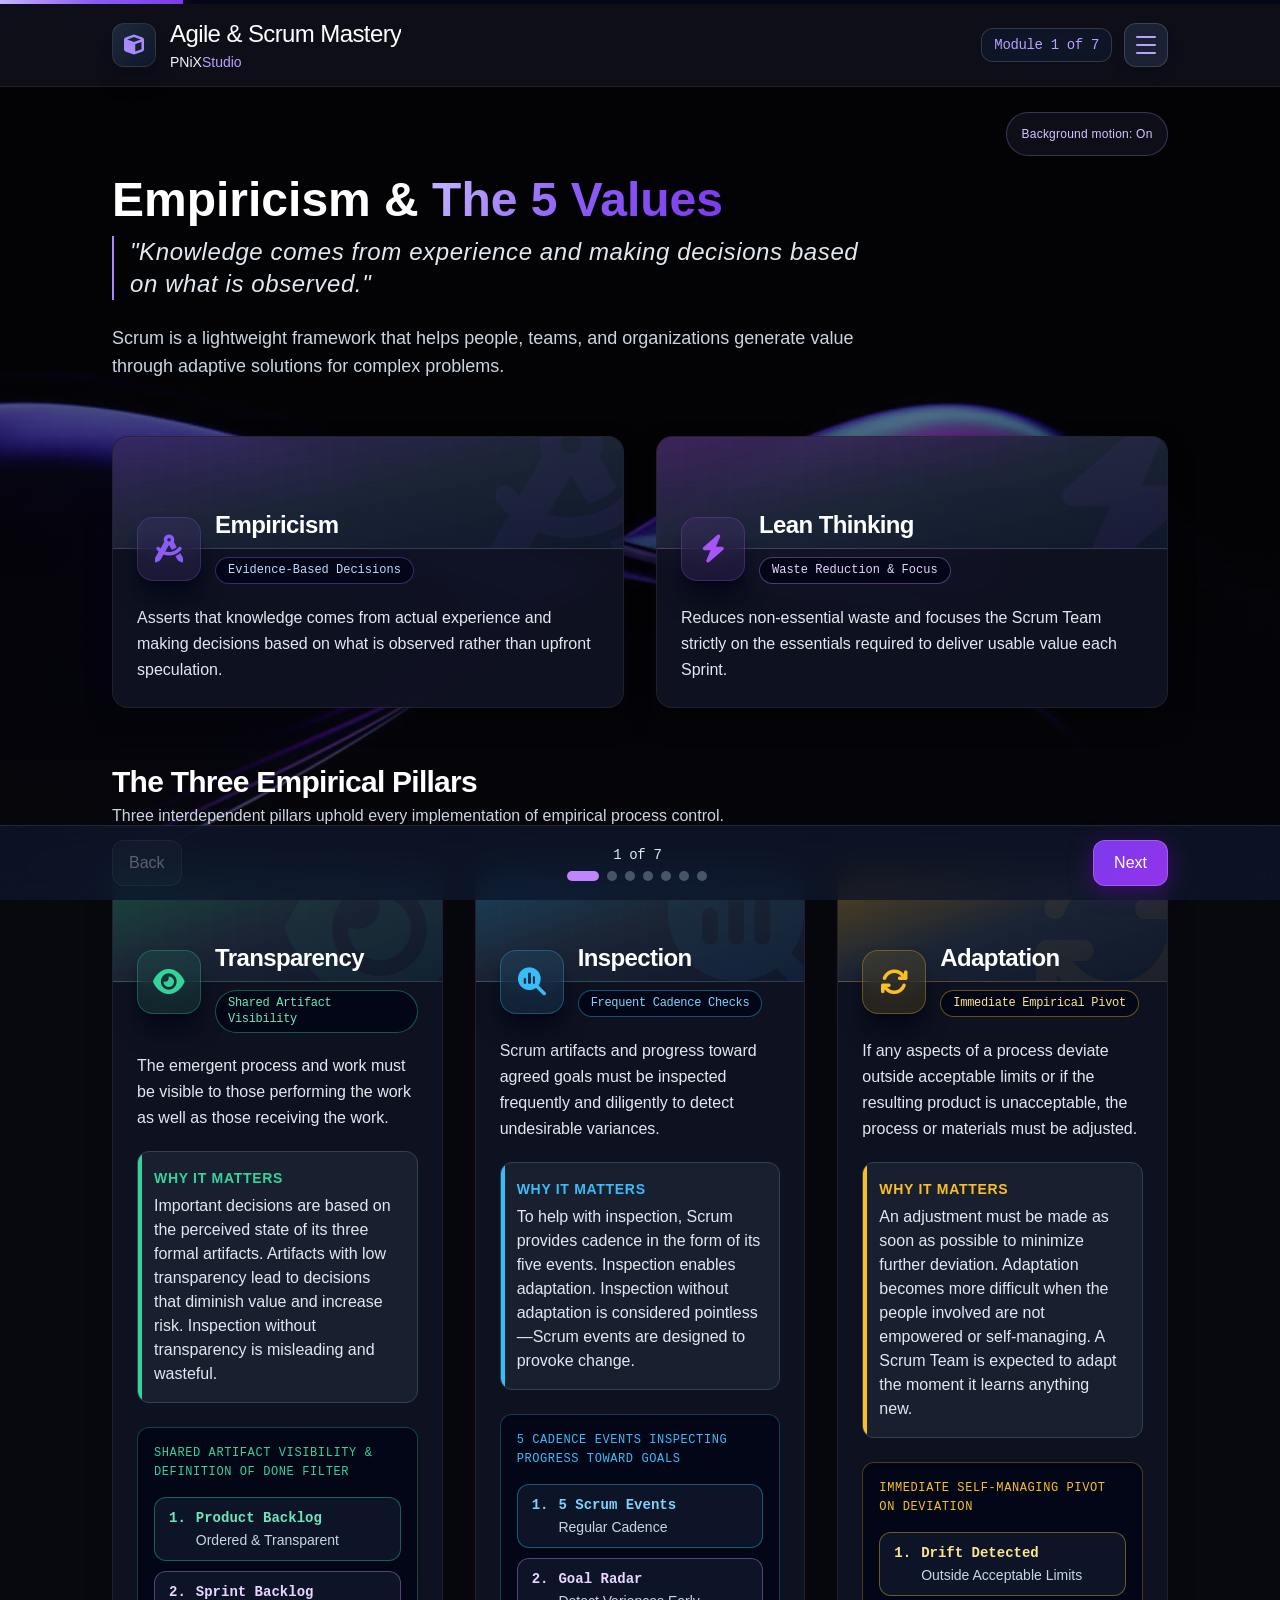
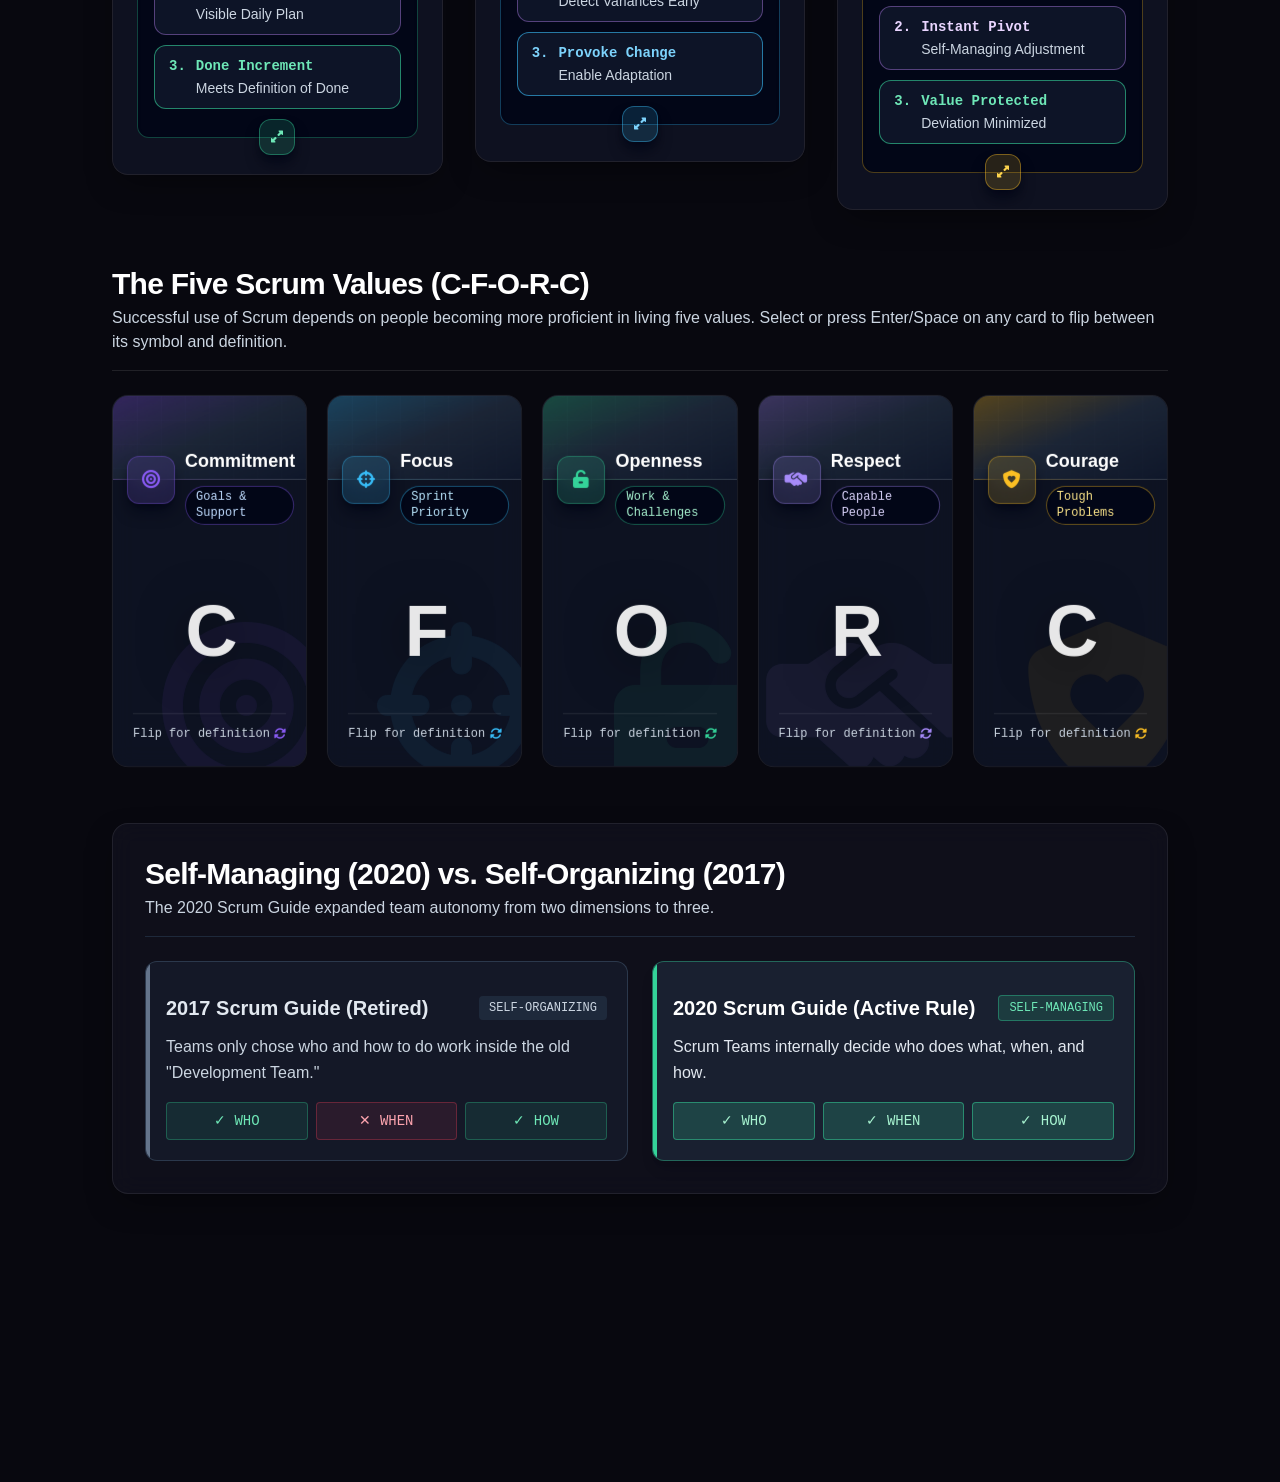
<file: site/index.html>
<!DOCTYPE html>
<html lang="en" class="dark">
<head>
  <meta charset="UTF-8" />
  <meta name="viewport" content="width=device-width, initial-scale=1.0, maximum-scale=5.0" />
  <title>Agile &amp; Scrum Mastery | Produced by PNiXStudio</title>

  <!-- Google Fonts: Outfit, Inter, Work Sans & JetBrains Mono -->
<link rel="preconnect" href="https://fonts.gstatic.com" crossorigin>
<!-- Font Awesome 6.7.2 -->
  <link rel="stylesheet" href="assets/icons.css">

  <!-- Tailwind CSS -->
  <script src="assets/tailwind.js"></script>
  <script>
    tailwind.config = {
      darkMode: 'class',
      theme: {
        extend: {
          fontFamily: {
            sans: ['Inter', 'Work Sans', 'sans-serif'],
            display: ['Outfit', 'sans-serif'],
            outfit: ['Outfit', 'sans-serif'],
            work: ['Work Sans', 'sans-serif'],
            mono: ['JetBrains Mono', 'monospace']
          },
          colors: {
            slate: {
              850: '#162032',
              900: '#0f172a',
              950: '#020617'
            },
            accent: {
              blue: '#8B5CF6',
              purple: '#a855f7',
              pink: '#C4B5FD',
              cyan: '#A78BFA'
            },
            pnix: {
              black: '#0D0D0D',
              midnight: '#000426',
              slate: '#112840',
              gray: '#727372',
              silver: '#D9D8D7',
              purple: '#7C3AED',
              mint: '#B9A1FF',
              amber: '#F59E0B',
              tangerine: '#EA580C'
            }
          },
          animation: {
            'gradient-x': 'gradient-x 4s ease infinite',
            'fade-in-up': 'fadeInUp 0.45s ease-out forwards'
          },
          keyframes: {
            'gradient-x': {
              '0%, 100%': {
                'background-size': '200% 200%',
                'background-position': 'left center'
              },
              '50%': {
                'background-size': '200% 200%',
                'background-position': 'right center'
              }
            },
            fadeInUp: {
              '0%': { opacity: '0', transform: 'translateY(16px)' },
              '100%': { opacity: '1', transform: 'translateY(0)' }
            }
          }
        }
      }
    };
  </script>

  <style>
    :root {
      color-scheme: dark;
    }

    body {
      background-color: #020617;
      background-image:
        radial-gradient(circle at 15% 50%, rgba(59, 130, 246, 0.14), transparent 28%),
        radial-gradient(circle at 85% 30%, rgba(168, 85, 247, 0.15), transparent 28%),
        radial-gradient(circle at 50% 85%, rgba(111, 219, 152, 0.08), transparent 35%);
      background-attachment: fixed;
      color: #e2e8f0;
      -webkit-font-smoothing: antialiased;
    }

    /* b.a.r.e. | FORM Text Gradient */
    .text-gradient {
      background-clip: text;
      -webkit-background-clip: text;
      -webkit-text-fill-color: transparent;
      background-image: linear-gradient(to right, #8B5CF6, #a855f7, #C4B5FD);
    }

    /* b.a.r.e. | FORM Architectural Grid Pattern for Card Banners */
    .bg-grid-pattern {
      background-image:
        linear-gradient(to right, rgba(255, 255, 255, 0.05) 1px, transparent 1px),
        linear-gradient(to bottom, rgba(255, 255, 255, 0.05) 1px, transparent 1px);
      background-size: 24px 24px;
    }

    /* Static Glass Card (Read-Only Course Containers — Zero False Hover Movement) */
    .glass-card-static {
      background: rgba(30, 41, 59, 0.58);
      backdrop-filter: blur(12px);
      -webkit-backdrop-filter: blur(12px);
      border: 1px solid rgba(255, 255, 255, 0.08);
      box-shadow: 0 12px 32px -10px rgba(0, 0, 0, 0.5);
    }

    /* Interactive Glass Card (Flip Cards & Clickable Triggers — Moves on Hover) */
    .glass-card-interactive {
      background: rgba(30, 41, 59, 0.62);
      backdrop-filter: blur(12px);
      -webkit-backdrop-filter: blur(12px);
      border: 1px solid rgba(255, 255, 255, 0.11);
      transition: border-color 0.35s ease, box-shadow 0.35s ease;
    }
    .glass-card-interactive:hover {
      border-color: rgba(255, 255, 255, 0.28);
      box-shadow: 0 16px 36px -10px rgba(0, 0, 0, 0.65);
    }

    /* Strict Geometric Icon Badge Centering */
    .bare-badge-center {
      display: grid !important;
      place-items: center !important;
    }
    .bare-badge-center > i {
      display: block;
      line-height: 1;
      text-align: center;
      margin: 0 auto;
    }

    /* FontAwesome Watermark & 64px Badge Glyph Sizing */
    .fa-badge-icon {
      font-size: 1.75rem;
    }
    .fa-bg-icon {
      font-size: 10.5rem;
      line-height: 1;
    }

    /* True iOS Liquid Glass Header & Footer */
    .pnix-liquid-header {
      background: rgba(15, 23, 42, 0.72);
      backdrop-filter: blur(16px) saturate(180%);
      -webkit-backdrop-filter: blur(16px) saturate(180%);
      border-bottom: 1px solid rgba(255, 255, 255, 0.08);
    }

    .pnix-liquid-footer {
      background: rgba(15, 23, 42, 0.82);
      backdrop-filter: blur(16px) saturate(180%);
      -webkit-backdrop-filter: blur(16px) saturate(180%);
      border-top: 1px solid rgba(255, 255, 255, 0.09);
    }

    /* Liquid Glass Slide-Out Drawer Shell & Menu Tiles */
    .pnix-liquid-drawer {
      background: linear-gradient(
        165deg,
        rgba(22, 32, 50, 0.75) 0%,
        rgba(15, 23, 42, 0.85) 60%,
        rgba(2, 6, 23, 0.92) 100%
      );
      backdrop-filter: blur(24px) saturate(190%);
      -webkit-backdrop-filter: blur(24px) saturate(190%);
      border-right: 1px solid rgba(255, 255, 255, 0.14);
      box-shadow: 16px 0 48px 0 rgba(0, 0, 0, 0.75);
    }

    .pnix-glass-item {
      background: linear-gradient(
        135deg,
        rgba(255, 255, 255, 0.07) 0%,
        rgba(30, 41, 59, 0.35) 100%
      );
      backdrop-filter: blur(12px);
      -webkit-backdrop-filter: blur(12px);
      border: 1px solid rgba(255, 255, 255, 0.1);
      box-shadow: inset 0 1px 0 0 rgba(255, 255, 255, 0.12);
    }
    .pnix-glass-item:hover {
      background: linear-gradient(
        135deg,
        rgba(255, 255, 255, 0.12) 0%,
        rgba(104, 0, 165, 0.28) 100%
      );
      border-color: rgba(111, 219, 152, 0.45);
      transform: translateX(3px);
    }

    .pnix-glass-item-active {
      background: linear-gradient(
        135deg,
        rgba(111, 219, 152, 0.16) 0%,
        rgba(104, 0, 165, 0.38) 100%
      );
      backdrop-filter: blur(14px);
      -webkit-backdrop-filter: blur(14px);
      border: 1px solid rgba(111, 219, 152, 0.65);
      box-shadow:
        0 8px 24px -4px rgba(104, 0, 165, 0.45),
        inset 0 1px 0 0 rgba(255, 255, 255, 0.25);
    }

    /* Primary Kinetic Purple Action CTA */
    .pnix-kinetic-btn {
      background: linear-gradient(135deg, #7C3AED 0%, #9333EA 100%);
      color: #FFFFFF;
      font-weight: 500;
      border: 1px solid rgba(255, 255, 255, 0.2);
      box-shadow: 0 4px 22px rgba(104, 0, 165, 0.55);
      transition: all 0.25s cubic-bezier(0.34, 1.56, 0.64, 1);
    }
    .pnix-kinetic-btn:hover {
      background: linear-gradient(135deg, #7E22CE 0%, #A855F7 100%);
      transform: translateY(-2px);
      box-shadow: 0 8px 28px rgba(147, 51, 234, 0.68);
    }

    /* Top Spectrum Position Bar */
    .pnix-spectrum-bar {
      background: linear-gradient(90deg, #8B5CF6 0%, #a855f7 50%, #B9A1FF 100%);
      box-shadow: 0 0 14px rgba(168, 85, 247, 0.6);
      transition: width 0.35s cubic-bezier(0.22, 1, 0.36, 1);
    }

    /* =====================================================================
       DYNAMIC CONTENT-GROWING 3D IN-PLACE FLIP CARD ENGINE
       Uses CSS Grid 1x1 overlay so cards grow naturally with enlarged text
       while flipping strictly in-place without dropping rows.
       ===================================================================== */
    .flip-scene {
      position: relative;
      z-index: 10;
      perspective: 1200px;
      -webkit-perspective: 1200px;
    }
    .flip-card-inner {
      display: grid;
      grid-template-columns: minmax(0, 1fr);
      width: 100%;
      min-height: 100%;
      transition: transform 0.6s cubic-bezier(0.34, 1.56, 0.64, 1);
      transform-style: preserve-3d;
      -webkit-transform-style: preserve-3d;
    }
    .flip-card-inner.is-flipped {
      transform: rotateY(180deg);
      -webkit-transform: rotateY(180deg);
    }
    .flip-face {
      grid-area: 1 / 1 / 2 / 2;
      width: 100%;
      min-height: 100%;
      backface-visibility: hidden;
      -webkit-backface-visibility: hidden;
      transform: rotateY(0deg) translateZ(1px);
      -webkit-transform: rotateY(0deg) translateZ(1px);
    }
    .flip-face-back {
      transform: rotateY(180deg) translateZ(2px);
      -webkit-transform: rotateY(180deg) translateZ(2px);
    }

    /* Modal Transitions */
    #diagram-modal {
      opacity: 0;
      pointer-events: none;
      transition: opacity 0.25s ease;
    }
    #diagram-modal.active {
      opacity: 1;
      pointer-events: auto;
    }
    #diagram-modal-content {
      transform: scale(0.95) translateY(16px);
      opacity: 0;
      transition: all 0.28s cubic-bezier(0.4, 0, 0.2, 1);
    }
    #diagram-modal.active #diagram-modal-content {
      transform: scale(1) translateY(0);
      opacity: 1;
    }

    /* Custom Scrollbar */
    ::-webkit-scrollbar {
      width: 8px;
    }
    ::-webkit-scrollbar-track {
      background: #0f172a;
    }
    ::-webkit-scrollbar-thumb {
      background: #334155;
      border-radius: 4px;
    }
    ::-webkit-scrollbar-thumb:hover {
      background: #475569;
    }

    /* Respect Reduced Motion Preferences */
    @media (prefers-reduced-motion: reduce) {
      *, ::before, ::after {
        animation-duration: 0.01ms !important;
        animation-iteration-count: 1 !important;
        transition-duration: 0.01ms !important;
        scroll-behavior: auto !important;
      }
      .flip-card-inner {
        transition: none !important;
      }
      .flip-card-inner:not(.is-flipped) .flip-face-back {
        display: none !important;
      }
      .flip-card-inner.is-flipped .flip-face-front {
        display: none !important;
      }
      .flip-card-inner.is-flipped,
      .flip-face-back {
        transform: none !important;
        -webkit-transform: none !important;
      }
    }
  </style>
<meta name="theme-color" content="#08080f"><link rel="manifest" href="manifest.webmanifest"><link rel="icon" href="icon.svg"><style>
    /* Custom Scrollbar & Micro-interactions */
    ::-webkit-scrollbar { width: 6px; height: 6px; }
    ::-webkit-scrollbar-track { background: #08080f; }
    ::-webkit-scrollbar-thumb { background: #26273b; border-radius: 9999px; }
    ::-webkit-scrollbar-thumb:hover { background: #7C3AED; }

    .glass-panel {
      background: rgba(15, 17, 29, 0.72);
      backdrop-filter: blur(16px);
      -webkit-backdrop-filter: blur(16px);
      border: 1px solid rgba(255, 255, 255, 0.08);
    }
    
    .glass-card-interactive {
      background: rgba(18, 20, 35, 0.65);
      backdrop-filter: blur(12px);
      border: 1px solid rgba(255, 255, 255, 0.07);
      transition: all 0.25s cubic-bezier(0.16, 1, 0.3, 1);
    }

    .glass-card-interactive:hover:not(:disabled) {
      border-color: rgba(168, 85, 247, 0.45);
      transform: translateY(-2px);
      box-shadow: 0 10px 25px -5px rgba(124, 58, 237, 0.15);
    }

    @keyframes pulseSubtle {
      0%, 100% { opacity: 0.8; transform: scale(1); }
      50% { opacity: 1; transform: scale(1.02); }
    }
    .pulse-glow {
      animation: pulseSubtle 4s ease-in-out infinite;
    }
  
:root{--pnix-bg:#08080f;--pnix-accent:#8B5CF6;--pnix-action:#7C3AED}
body{background-color:var(--pnix-bg)!important;background-image:radial-gradient(ellipse at 85% 10%,#7c3aed18,transparent 50%)!important}
.pnix-liquid-header,.glass-panel,.glass-card-static{background-color:rgba(16,16,29,.88)!important;border-color:#ffffff14!important}
.text-gradient,.pnix-spectrum-bar{background-image:linear-gradient(110deg,#c4b5fd,#8b5cf6,#7c3aed)!important}
button:focus-visible,a:focus-visible,select:focus-visible{outline:2px solid #c4b5fd;outline-offset:4px}
@media(prefers-reduced-motion:reduce){*,*::before,*::after{animation:none!important;transition:none!important;scroll-behavior:auto!important}}
</style><style id="ambient-ribbons-style">
body{isolation:isolate}
.ambient-background{position:fixed;inset:0;z-index:-1;pointer-events:none;overflow:hidden;background:#08080f}
.ambient-background video{width:100%;height:100%;object-fit:cover;opacity:.75}
.ambient-background:after{content:"";position:absolute;inset:0;background:linear-gradient(180deg,rgba(8,8,15,.32),rgba(8,8,15,.45) 60%,rgba(8,8,15,.72))}
.ambient-background.still video{visibility:hidden}
.ambient-background.still{background:#08080f url('assets/ambient-ribbons.jpg') center/cover no-repeat}
.ambient-control{display:flex;justify-content:flex-end;margin-bottom:1.25rem}
.ambient-control button{font-size:.75rem;letter-spacing:.02em;color:#d4c6ff;background:#10101de0;border:1px solid #b9a1ff44;border-radius:999px;padding:.55rem .9rem;min-height:36px}
@media(prefers-reduced-motion:reduce){.ambient-background video{visibility:hidden}}
</style><style>@media(max-width:639px){.pnix-liquid-footer>div{padding-bottom:max(.875rem,env(safe-area-inset-bottom));gap:.5rem}#footer-mod-status{font-size:.75rem}#prev-mod-btn,#next-mod-btn{min-width:68px;justify-content:center}}</style></head>

<body class="text-slate-200 min-h-screen font-sans text-base antialiased overflow-x-hidden selection:bg-accent-purple selection:text-white">
<div class="ambient-background still" aria-hidden="true"><video id="ambient-video" muted loop playsinline preload="none" poster="assets/ambient-ribbons.jpg" disablepictureinpicture><source src="assets/ambient-ribbons.mp4" type="video/mp4"></video></div>

  <!-- Skip to Main Content Link for Keyboard Users -->
  <a
    href="#module-viewport"
    class="sr-only focus:not-sr-only focus:fixed focus:top-3 focus:left-3 focus:z-50 focus:px-4 focus:py-2 focus:rounded-xl focus:bg-slate-900 focus:text-pnix-mint focus:border focus:border-pnix-mint focus:shadow-2xl font-mono text-sm"
  >
    Skip to course content
  </a>

  <!-- =====================================================================
       FIXED LIQUID GLASS HEADER (Flush-Left Title + Visible Module Label + Menu Button)
       ===================================================================== -->
  <header class="pnix-liquid-header fixed top-0 inset-x-0 z-40">
    <!-- Top Module Position Indicator Bar -->
    <div class="w-full h-1 bg-slate-950/80 overflow-hidden" aria-hidden="true">
      <div id="top-progress-bar" class="pnix-spectrum-bar h-full w-1/6"></div>
    </div>

    <div class="max-w-6xl mx-auto px-4 sm:px-6 md:px-12 py-3.5 flex items-center justify-between gap-3">
      <div class="flex items-center gap-3 sm:gap-3.5 min-w-0">
        <div class="bare-badge-center w-10 h-10 sm:w-11 sm:h-11 rounded-xl border border-white/10 bg-gradient-to-br from-slate-800 to-slate-900 shadow-xl text-accent-cyan shrink-0" aria-hidden="true">
          <i class="fa-solid fa-cube text-lg sm:text-xl"></i>
        </div>
        <div class="leading-tight min-w-0">
          <div class="font-display font-light text-lg sm:text-2xl text-white tracking-tight truncate">
            Agile &amp; Scrum Mastery
          </div>
          <div class="text-xs sm:text-sm text-slate-300 font-light mt-0.5 truncate">
            <span class="font-display font-normal text-slate-100">PNiX</span><span class="font-display font-thin text-pnix-mint">Studio</span>
          </div>
        </div>
      </div>

      <!-- Right Controls: Visible Module Position Badge (Mobile + Desktop) + Menu Button -->
      <div class="flex items-center gap-2.5 sm:gap-3 shrink-0">
        <div
          id="header-mod-status"
          aria-live="polite"
          class="px-3 py-1.5 rounded-xl bg-slate-900/90 border border-white/15 font-mono text-xs sm:text-sm text-pnix-mint tracking-tight shadow-inner whitespace-nowrap"
        >
          Module 1 of 7
        </div>

        <button
          type="button"
          id="drawer-open-btn"
          aria-label="Toggle course module navigation"
          aria-expanded="false"
          aria-controls="nav-drawer"
          class="group w-11 h-11 rounded-xl border border-white/15 bg-slate-800/75 hover:bg-slate-800 hover:border-pnix-mint/60 focus:outline-none focus-visible:ring-2 focus-visible:ring-pnix-mint flex flex-col items-center justify-center gap-1.5 transition-all shadow-lg shrink-0"
        >
          <span class="w-5 h-0.5 bg-pnix-mint rounded-full transition-transform group-hover:-translate-y-0.5"></span>
          <span class="w-5 h-0.5 bg-pnix-mint rounded-full"></span>
          <span class="w-5 h-0.5 bg-pnix-mint rounded-full transition-transform group-hover:translate-y-0.5"></span>
        </button>
      </div>
    </div>
  </header>

  <!-- =====================================================================
       LIQUID GLASS SLIDE-OVER NAVIGATION DRAWER (Hidden & Inert When Closed)
       ===================================================================== -->
  <div id="drawer-backdrop" class="fixed inset-0 z-50 bg-black/50 backdrop-blur-[3px] hidden opacity-0 transition-opacity duration-200" aria-hidden="true"></div>
  <aside
    id="nav-drawer"
    role="dialog"
    aria-modal="true"
    aria-labelledby="drawer-title"
    aria-hidden="true"
    inert
    class="fixed top-0 left-0 bottom-0 z-50 w-80 max-w-[88vw] pnix-liquid-drawer transform -translate-x-full transition-transform duration-300 hidden flex-col"
  >
    <div class="p-5 sm:p-6 border-b border-white/10 flex items-center justify-between gap-3">
      <div>
        <h2 id="drawer-title" class="font-display font-normal text-xl text-white tracking-tight leading-snug">
          Course Modules
        </h2>
        <p class="text-xs sm:text-sm text-slate-300 mt-0.5 font-light">
          <span class="font-display font-normal text-slate-100">PNiX</span><span class="font-display font-thin text-pnix-mint">Studio</span>
        </p>
      </div>
      <button
        type="button"
        id="drawer-close-btn"
        aria-label="Close navigation menu"
        class="bare-badge-center w-10 h-10 text-slate-300 hover:text-white transition-colors rounded-xl border border-white/10 hover:bg-slate-800/70 focus:outline-none focus-visible:ring-2 focus-visible:ring-pnix-mint"
      >
        <i class="fa-solid fa-xmark text-lg" aria-hidden="true"></i>
      </button>
    </div>

    <nav id="drawer-nav-list" aria-label="Course Modules" class="flex-1 overflow-y-auto p-4 space-y-2.5">
      <!-- Populated dynamically via JS -->
    </nav>

    <!-- Learner-Oriented Progress Summary & Explicit Quiz Reset -->
    <div class="p-4 border-t border-white/10 bg-slate-950/60 space-y-2.5 text-sm text-slate-300">
      <div class="flex items-center justify-between">
        <span>Current Position</span>
        <span id="drawer-position-status" class="text-pnix-mint font-mono font-medium">Module 1 of 7</span>
      </div>
      <div class="flex items-center justify-between">
        <span>Modules Visited</span>
        <span id="drawer-visited-status" class="text-slate-200 font-mono">1 of 7 viewed</span>
      </div>
      <div class="flex items-center justify-between">
        <span>Scenario Lab Quiz</span>
        <span id="drawer-quiz-status" class="text-purple-300 font-mono">0 of 3 answered</span>
      </div>
      <button
        type="button"
        id="drawer-reset-quiz-btn"
        onclick="resetQuizProgress()"
        class="w-full mt-1 py-2 px-3 rounded-xl border border-white/15 bg-slate-800/80 hover:bg-slate-800 hover:border-rose-400/50 text-xs font-mono text-slate-200 hover:text-rose-200 transition-colors focus:outline-none focus-visible:ring-2 focus-visible:ring-pnix-mint"
      >
        Reset Saved Quiz Answers
      </button>
    </div>
  </aside>

  <!-- =====================================================================
       b.a.r.e. | FORM DETAIL & DIAGRAM LIGHTBOX MODAL (Hidden & Inert When Closed)
       ===================================================================== -->
  <div
    id="diagram-modal"
    role="dialog"
    aria-modal="true"
    aria-labelledby="modal-pillar-title"
    aria-describedby="modal-pillar-desc"
    aria-hidden="true"
    inert
    onclick="closeDiagramModal()"
    class="fixed inset-0 z-50 hidden items-center justify-center p-4 bg-slate-950/85 backdrop-blur-sm"
  >
    <div
      id="diagram-modal-content"
      onclick="event.stopPropagation()"
      class="bg-slate-900 border border-slate-700 w-full max-w-3xl max-h-[88vh] rounded-2xl shadow-2xl flex flex-col overflow-hidden relative"
    >
      <!-- Modal Header -->
      <div class="p-5 sm:p-6 border-b border-slate-800 flex justify-between items-center bg-slate-850/60">
        <div class="flex items-center gap-4">
          <div id="modal-pillar-icon-wrap" class="bare-badge-center w-12 h-12 rounded-xl border" aria-hidden="true">
            <i id="modal-pillar-icon" class="text-xl"></i>
          </div>
          <div>
            <p class="font-mono text-xs text-slate-400 uppercase tracking-wider">Empirical Pillar Diagram</p>
            <h3 id="modal-pillar-title" class="text-2xl font-display font-semibold text-white"></h3>
          </div>
        </div>
        <button
          type="button"
          id="modal-close-btn"
          aria-label="Close diagram modal"
          onclick="closeDiagramModal()"
          class="bare-badge-center w-10 h-10 text-slate-300 hover:text-white transition-colors rounded-xl border border-white/10 hover:bg-slate-800 focus:outline-none focus-visible:ring-2 focus-visible:ring-pnix-mint"
        >
          <i class="fa-solid fa-xmark text-xl" aria-hidden="true"></i>
        </button>
      </div>

      <!-- Modal Body -->
      <div class="p-5 sm:p-6 md:p-8 overflow-y-auto space-y-6 font-light text-slate-200">
        <div class="rounded-2xl bg-slate-950 border border-slate-800 p-5 sm:p-6 shadow-inner">
          <div id="modal-diagram-subtitle" class="font-mono text-xs sm:text-sm tracking-wider uppercase mb-4"></div>
          <div id="modal-diagram-body"></div>
        </div>

        <div class="p-5 rounded-xl bg-slate-800/60 border border-slate-700 relative overflow-hidden">
          <div id="modal-trap-bar" class="absolute top-0 left-0 w-1.5 h-full bg-accent-cyan"></div>
          <h4 id="modal-trap-heading" class="font-semibold text-base mb-1.5">Why It Matters</h4>
          <p id="modal-pillar-desc" class="text-base text-slate-200 font-light leading-relaxed"></p>
        </div>
      </div>
    </div>
  </div>

  <!-- =====================================================================
       MAIN COURSE CANVAS (Generous b.a.r.e. | FORM Spacing: max-w-6xl)
       ===================================================================== -->
  <main class="max-w-6xl mx-auto px-4 sm:px-6 md:px-12 pt-28 pb-32"><div class="ambient-control"><button id="ambient-motion-toggle" type="button" aria-pressed="false">Background motion: Off</button></div>
    <div id="module-viewport" tabindex="-1" class="space-y-14 focus:outline-none"></div>

    <!-- MANDATORY UNCOLLAPSIBLE FOOTER BUMPER -->
    <div class="h-40 w-full flex-shrink-0 pointer-events-none" aria-hidden="true"></div>
  </main>

  <!-- =====================================================================
       FIXED LIQUID GLASS WIZARD FOOTER
       ===================================================================== -->
  <footer class="pnix-liquid-footer fixed bottom-0 inset-x-0 z-40">
    <div class="max-w-6xl mx-auto px-4 sm:px-6 md:px-12 py-3.5 flex items-center justify-between gap-2 sm:gap-4">
      <button
        type="button"
        id="prev-mod-btn"
        class="px-3.5 sm:px-4 py-2.5 rounded-xl border border-white/15 bg-slate-800/80 text-slate-200 font-normal text-sm sm:text-base hover:border-purple-400/60 hover:text-white focus:outline-none focus-visible:ring-2 focus-visible:ring-pnix-mint transition-all disabled:opacity-35 disabled:pointer-events-none flex items-center gap-2 shrink-0"
      >
        
        <span>Back</span>
      </button>

      <!-- Center Position & Step Indicators (Visible on Mobile & Desktop) -->
      <div class="flex flex-col items-center justify-center gap-1.5 min-w-0">
        <div id="footer-mod-status" class="font-mono text-xs sm:text-sm text-slate-200 font-medium tracking-tight whitespace-nowrap">
          Module 1 of 7
        </div>
        <div class="hidden sm:flex items-center gap-2" id="footer-dots" role="group" aria-label="Jump to module"></div>
      </div>

      <button
        type="button"
        id="next-mod-btn"
        class="pnix-kinetic-btn px-4 sm:px-5 py-2.5 rounded-xl text-sm sm:text-base focus:outline-none focus-visible:ring-2 focus-visible:ring-pnix-mint flex items-center gap-2 shrink-0"
      >
        <span id="next-btn-label">Next</span>
        
      </button>
    </div>
  </footer>

  <!-- =====================================================================
       COURSE DATA & RENDER ENGINE (100% 2020 SCRUM GUIDE SYLLABUS)
       ===================================================================== -->
<script src="assets/lucide.js"></script><script>(()=>{

    /**
     * 2020 Scrum Guide Dataset & Scenarios
     */
    const scenariosData = [
      {
        id: "sc-1",
        accountability: "Developers",
        theme: "Sprint Backlog Ownership",
        title: "The Mid-Sprint Executive Directive",
        description: "Day 4 of a 10-day Sprint: The VP of Sales demands an urgent 'unplanned' authentication feature for a critical prospect. The Product Owner immediately agrees and commands two specific Developers to drop their ongoing Sprint backlog tasks and immediately start coding the VP's requests.",
        question: "According to the 2020 Scrum Guide, which response aligns strictly with Scrum principles?",
        difficulty: "Core Accountability",
        options: [
          {
            id: "opt-1",
            text: "The Developers must comply immediately because the Product Owner owns the scope and prioritizes all value delivery.",
            isCorrect: false,
            feedback: "The PO owns the Product Backlog, but does NOT manage the Developers or assign daily tasks.",
            principle: "The 2020 Scrum Guide states: 'The Sprint Backlog is a plan by and for the Developers.' No one can tell the Developers how to turn Product Backlog items into Increments of value.",
            antiPattern: "Command-and-Control PO / The Proxy Project Manager. Treating the Sprint Backlog as a top-down dispatch queue destroys self-management."
          },
          {
            id: "opt-2",
            text: "The Developers and PO collaboratively assess whether this request impacts the Sprint Goal. If it does not endanger the Goal, the Developers can negotiate adapting the Sprint Backlog.",
            isCorrect: true,
            feedback: "Spot on! The Sprint Goal is the commitment. Scope can be clarified and renegotiated with the Product Owner as more is learned, provided the Sprint Goal is not compromised.",
            principle: "2020 Scrum Guide: 'No changes are made that would endanger the Sprint Goal.' Scope may be clarified and renegotiated with the Product Owner as more is learned.",
            antiPattern: "Avoided 'Rigid Scope Lock' and avoided 'Arbitrary Scope Injection'."
          },
          {
            id: "opt-3",
            text: "The Scrum Master must intervene and immediately cancel the current Sprint because new requirements arrived.",
            isCorrect: false,
            feedback: "A Sprint is only cancelled if the Sprint Goal becomes obsolete, and ONLY the Product Owner has the authority to do so.",
            principle: "2020 Scrum Guide: 'A Sprint could be cancelled if the Sprint Goal becomes obsolete. Only the Product Owner has the authority to cancel the Sprint.'",
            antiPattern: "The Authoritarian Scrum Master. The SM does not cancel Sprints unilaterally over new feature requests."
          },
          {
            id: "opt-4",
            text: "The Developers should secretly work overtime to finish both the current Sprint items and the VP's request without telling anyone.",
            isCorrect: false,
            feedback: "Working hidden overtime destroys transparency and sustainable pace.",
            principle: "Scrum rests on transparency and sustainable work: 'Scrum makes clear the relative efficacy of current practices so that improvements can be made.'",
            antiPattern: "Dark Backlog / Hero Culture. Hiding real capacity leads to technical debt and burnout."
          }
        ]
      },
      {
        id: "sc-2",
        accountability: "Scrum Master",
        theme: "Servant Leadership vs Project Control",
        title: "The Burndown Police at the Daily Scrum",
        description: "During the Daily Scrum, the Scrum Master shares their screen displaying a 100% committed burndown chart. The SM calls on each Developer one by one, questioning why task burn hours are lagging behind the linear trend line and asking for adjusted individual commitments.",
        question: "How should the Daily Scrum be conducted under the 2020 Scrum Guide?",
        difficulty: "Daily Scrum Purpose",
        options: [
          {
            id: "opt-1",
            text: "The Daily Scrum is for Developers to inspect progress toward the Sprint Goal and adapt the Sprint Backlog. The SM is not required to run it.",
            isCorrect: true,
            feedback: "Exact. The Daily Scrum is an event for and by the Developers. The Scrum Master serves by ensuring it takes place and stays within the 15-minute timebox, not by leading a status interrogation.",
            principle: "2020 Scrum Guide: 'The Daily Scrum is a 15-minute event for the Developers of the Scrum Team... The Developers can select whatever structure and techniques they want, as long as their Daily Scrum focuses on progress toward the Sprint Goal.'",
            antiPattern: "Avoided 'Command-and-Control Status Meeting'. Daily Scrum is not a status report to management or the Scrum Master."
          },
          {
            id: "opt-2",
            text: "The Scrum Master is solely accountable for tracking story point burndown velocities daily and reallocating tickets.",
            isCorrect: false,
            feedback: "Scrum does not mandate burndowns or story points, and the SM does not reassign tasks.",
            principle: "The 2020 Scrum Guide removed references to tracking remaining work via burndowns; the focus is solely on progress toward the singular Sprint Goal.",
            antiPattern: "The Micromanager SM / Velocity Obsession. Replacing true value alignment with linear burndown enforcement."
          },
          {
            id: "opt-3",
            text: "The Product Owner should be running the meeting and asking the three traditional questions.",
            isCorrect: false,
            feedback: "The 2020 Scrum Guide removed the rigid 'three questions' format, and the PO does not direct the Daily Scrum.",
            principle: "The Daily Scrum is strictly by and for the Developers to inspect and adapt their own work.",
            antiPattern: "PO Status Interrogation."
          },
          {
            id: "opt-4",
            text: "The Scrum Master should cancel the Daily Scrum if the burndown chart is on schedule.",
            isCorrect: false,
            feedback: "The Daily Scrum is a mandatory inspect-and-adapt cadence, not an optional review triggered only when falling behind.",
            principle: "2020 Scrum Guide: Daily Scrum is a formal event held every working day of the Sprint to reduce complexity and improve communication.",
            antiPattern: "Skipping Inspection Cadences."
          }
        ]
      },
      {
        id: "sc-3",
        accountability: "Whole Scrum Team",
        theme: "Sprint Planning & Sprint Goal",
        title: "Sprint Planning Without a Goal",
        description: "At the conclusion of an 8-hour Sprint Planning session, the team has pulled 14 unrelated Jira issues matching their estimated velocity. When asked what the Sprint Goal is, the team responds: 'Our goal is simply to complete all 14 assigned tickets.'",
        question: "What Scrum Guide 2020 standard was violated in this planning session?",
        difficulty: "Planning Accountability",
        options: [
          {
            id: "opt-1",
            text: "Nothing was violated. Completing 100% of pulled backlog items is the primary definition of a Sprint Goal.",
            isCorrect: false,
            feedback: "A list of tickets is NOT a Sprint Goal. A Sprint Goal is a single objective that provides coherence and flexibility.",
            principle: "2020 Scrum Guide: 'The Sprint Goal is the single objective for the Sprint. Although the Sprint Goal is a commitment by the Developers, it provides flexibility in terms of the exact work needed to achieve it.'",
            antiPattern: "The Feature Factory / Ticket Punching. Viewing Sprints as mere delivery batches rather than outcomes that solve a tangible customer problem."
          },
          {
            id: "opt-2",
            text: "Sprint Planning Topic 1 ('Why is this Sprint valuable?') was neglected. The Scrum Team must craft a Sprint Goal that communicates why the Sprint is valuable.",
            isCorrect: true,
            feedback: "Precise! The 2020 Scrum Guide defines three explicit planning topics: Topic 1: Why is this Sprint valuable? Topic 2: What can be Done? Topic 3: How will the chosen work get done?",
            principle: "2020 Scrum Guide: 'The Product Owner proposes how the product could increase its value and utility in the current Sprint. The whole Scrum Team then collaborates to define a Sprint Goal that communicates why the Sprint is valuable.'",
            antiPattern: "Avoided 'Mechanical Scrum / Goal-less Sprinting'."
          },
          {
            id: "opt-3",
            text: "The Product Owner is supposed to write the Sprint Goal alone in advance without consulting the Developers.",
            isCorrect: false,
            feedback: "The PO proposes value, but the WHOLE Scrum Team collaborates to define the Sprint Goal.",
            principle: "2020 Scrum Guide explicitly states: 'The whole Scrum Team then collaborates to define a Sprint Goal.'",
            antiPattern: "Ivory Tower Product Owner."
          },
          {
            id: "opt-4",
            text: "The Developers should never commit to more than 5 tickets at once regardless of velocity.",
            isCorrect: false,
            feedback: "Scrum does not mandate ticket count limits; it relies on self-management and empirical sizing.",
            principle: "Developers select items from the Product Backlog based on their past performance, upcoming capacity, and Definition of Done.",
            antiPattern: "Arbitrary Process Constraints."
          }
        ]
      },
      {
        id: "sc-4",
        accountability: "Developers",
        theme: "Increment & Definition of Done",
        title: "The Pre-Release 'Hardening Sprint'",
        description: "After four Sprints of rapid feature development, the engineering manager announces Sprint 5 will be a 'Hardening and Integration Sprint' dedicated exclusively to manual regression testing, bug remediation, and pipeline fixing before releasing to production.",
        question: "Why is a 'Hardening Sprint' an anti-pattern under the 2020 Scrum Guide?",
        difficulty: "Definition of Done",
        options: [
          {
            id: "opt-1",
            text: "Every Sprint must produce a usable, thoroughly tested Increment that meets the Definition of Done. Hardening Sprints defer quality and obscure technical debt.",
            isCorrect: true,
            feedback: "Masterful understanding! In Scrum, an Increment must be usable and meet the Definition of Done *at the moment it is created* every single Sprint.",
            principle: "2020 Scrum Guide: 'An Increment is a concrete stepping stone toward the Product Goal. Each Increment is additive to all prior Increments and thoroughly verified, ensuring that all Increments work together. In order to provide value, the Increment must be usable.'",
            antiPattern: "Avoided 'Waterfall in a Sprint Costume / Mini-Waterfall'. Pushing testing to a future sprint violates empiricism."
          },
          {
            id: "opt-2",
            text: "Hardening Sprints are fully endorsed, but they must be limited to exactly 1 calendar week.",
            isCorrect: false,
            feedback: "The Scrum Guide recognizes no such concept as hardening, stabilization, or testing sprints.",
            principle: "There is no special sprint type in Scrum. Every Sprint follows the exact same cadence and commitments.",
            antiPattern: "The 'Sprint 0' / 'Hardening Sprint' myth."
          },
          {
            id: "opt-3",
            text: "The Scrum Master is supposed to perform all integration testing during the Sprint Review, not Developers.",
            isCorrect: false,
            feedback: "The SM is not a QA tester, and the Sprint Review is an inspection of progress with stakeholders, not a testing phase.",
            principle: "Developers are accountable for instilling quality by adhering to a Definition of Done.",
            antiPattern: "Role Misconception."
          },
          {
            id: "opt-4",
            text: "Testing is optional in Scrum as long as the Product Owner accepts the User Stories in Jira.",
            isCorrect: false,
            feedback: "If an item does not meet the Definition of Done, it cannot be released or even presented at the Sprint Review.",
            principle: "2020 Scrum Guide: 'If a Product Backlog item does not meet the Definition of Done, it cannot be released or even presented at the Sprint Review.'",
            antiPattern: "Done isn't Done / Debt Accumulation."
          }
        ]
      },
      {
        id: "sc-5",
        accountability: "Product Owner",
        theme: "Product Backlog Adaptation & Review",
        title: "The Fixed Product Backlog at Sprint Review",
        description: "During the Sprint Review, primary stakeholders and beta customers highlight that a competitor just launched an identical feature, rendering the next 3 scheduled roadmap features low-value. The Product Owner refuses to adjust the Product Backlog, citing: 'The annual plan was approved by the board, so the backlog is locked.'",
        question: "How does this behavior conflict with the Product Owner accountability in Scrum?",
        difficulty: "Product Goal & Empiricism",
        options: [
          {
            id: "opt-1",
            text: "The PO is correct because the Product Backlog should only be updated once per fiscal quarter.",
            isCorrect: false,
            feedback: "The Product Backlog is never locked; it is an emergent, ordered list that continuously adapts.",
            principle: "2020 Scrum Guide: 'The Product Backlog is an emergent, ordered list of what is needed to improve the product. It is the single source of work undertaken by the Scrum Team.'",
            antiPattern: "The Plan-Driven Dogmatist. Mistaking Scrum for iterative stage-gate delivery."
          },
          {
            id: "opt-2",
            text: "The Sprint Review is an inspect-and-adapt event where the Scrum Team and stakeholders collaborate on what to do next based on new discoveries.",
            isCorrect: true,
            feedback: "Precisely! The Sprint Review is not merely a demo show-and-tell; it is a collaborative working session where the Product Backlog is adjusted to reflect reality.",
            principle: "2020 Scrum Guide: 'The purpose of the Sprint Review is to inspect the outcome of the Sprint and determine future adaptations. The Scrum Team presents the results of their work to key stakeholders and progress toward the Product Goal is discussed... the Product Backlog may also be adjusted to meet new opportunities.'",
            antiPattern: "Avoided 'Demo-Only Sprint Review' and 'Fixed-Scope Roadmapping'."
          },
          {
            id: "opt-3",
            text: "The Developers should vote out the Product Owner immediately without informing management.",
            isCorrect: false,
            feedback: "Accountability changes are organizational, not handled through impromptu team coups.",
            principle: "The Scrum Guide defines accountabilities, but interpersonal and organizational structures are resolved through leadership and coaching.",
            antiPattern: "Governance Breakdown."
          },
          {
            id: "opt-4",
            text: "Stakeholders are forbidden from providing critical feedback during a Sprint Review.",
            isCorrect: false,
            feedback: "Stakeholder collaboration is the fundamental heartbeat of the Sprint Review.",
            principle: "2020 Scrum Guide: Attendees collaborate on what was done and what has changed in their environment. Based on this, attendees collaborate on what to do next.",
            antiPattern: "Shielded Ivory Tower."
          }
        ]
      }
    ];

    /**
     * Application State
     */
    let state = {
      currentIndex: 0,
      activeFilter: 'ALL',
      filteredScenarios: [...scenariosData],
      selectedOptionId: null,
      answered: false,
      score: 0,
      userAnswers: {}, // scenarioId -> { optionId, isCorrect, antiPattern }
    };

    const STORAGE_KEY = "pnix_mastery_scenarios_v2";

    /**
     * Initialization & LocalStorage Restore
     */
    function engine_init() {
      engine_loadStoredState();
      engine_renderScenario();
      engine_updateHeaderStats();
      lucide.createIcons();
    }

    function engine_loadStoredState() {
      try {
        const saved = localStorage.getItem(STORAGE_KEY);
        if (saved) {
          const parsed = JSON.parse(saved);
          state.activeFilter = ['ALL','Product Owner','Scrum Master','Developers'].includes(parsed.activeFilter) ? parsed.activeFilter : 'ALL';
          state.filteredScenarios = scenariosData.filter(s => state.activeFilter === 'ALL' || s.accountability === state.activeFilter);
          state.userAnswers = parsed.userAnswers || {};
          state.score = parsed.score || 0;
          state.currentIndex = Math.min(parsed.currentIndex || 0, state.filteredScenarios.length - 1);
        }
      } catch (e) {
        console.warn("Storage load fallback", e);
      }
    }

    function engine_saveState() {
      try {
        localStorage.setItem(STORAGE_KEY, JSON.stringify({
          userAnswers: state.userAnswers,
          score: state.score,
          activeFilter: state.activeFilter, currentIndex: state.currentIndex
        }));
      } catch (e) {
        console.warn("Storage write failure", e);
      }
    }

    /**
     * Filtering Logic
     */
    function engine_setFilter(role) {
      state.activeFilter = role;
      document.querySelectorAll('.filter-tab').forEach(btn => {
        if (btn.dataset.filter === role) {
          btn.className = "filter-tab px-3 py-1.5 rounded-lg text-xs font-medium bg-purple-600/30 text-purple-200 border border-purple-500/40 transition-all";
        } else {
          btn.className = "filter-tab px-3 py-1.5 rounded-lg text-xs font-medium text-slate-400 hover:text-white transition-all";
        }
      });

      if (role === 'ALL') {
        state.filteredScenarios = [...scenariosData];
      } else {
        state.filteredScenarios = scenariosData.filter(s => s.accountability === role);
      }

      state.currentIndex = 0;
      state.answered = false;
      state.selectedOptionId = null;
      engine_saveState();
      engine_renderScenario();
      engine_updateHeaderStats();
    }

    /**
     * Render Active Scenario
     */
    function engine_renderScenario() {
      const container = document.getElementById('quiz-container');
      const resultsScreen = document.getElementById('results-screen');
      const feedbackDrawer = document.getElementById('feedback-drawer');

      // If finished all in current filter
      if (state.currentIndex >= state.filteredScenarios.length) {
        engine_showResults();
        return;
      }

      container.classList.remove('hidden');
      resultsScreen.classList.add('hidden');
      feedbackDrawer.classList.add('hidden');

      const scenario = state.filteredScenarios[state.currentIndex];
      
      // Update Scaffolding Text
      document.getElementById('idx-counter').innerText = state.currentIndex + 1;
      document.getElementById('total-counter').innerText = state.filteredScenarios.length;
      document.getElementById('scenario-accountability-pill').innerText = `Role: ${scenario.accountability}`;
      document.getElementById('scenario-theme-pill').innerText = `#${scenario.theme.replace(/\s+/g, '')}`;
      document.getElementById('scenario-title').innerText = scenario.title;
      document.getElementById('scenario-description').innerText = scenario.description;
      document.getElementById('scenario-question').innerText = scenario.question;
      document.getElementById('scenario-difficulty').innerText = scenario.difficulty;

      // Update progress bar
      const pct = ((state.currentIndex + 1) / state.filteredScenarios.length) * 100;
      document.getElementById('progress-bar').style.width = `${pct}%`;

      // Render Options
      const optionsContainer = document.getElementById('options-container');
      optionsContainer.innerHTML = '';

      // Check if previously answered
      const previousAnswer = state.userAnswers[scenario.id];

      scenario.options.forEach((opt, idx) => {
        const btn = document.createElement('button');
        btn.id = `opt-card-${opt.id}`;
        btn.onclick = () => engine_selectOption(opt.id);
        btn.className = "w-full text-left p-4 sm:p-5 rounded-xl glass-card-interactive flex items-start gap-4 text-slate-200 group";

        const letter = String.fromCharCode(65 + idx);

        btn.innerHTML = `
          <div id="badge-${opt.id}" class="w-8 h-8 rounded-lg bg-white/5 border border-white/10 flex items-center justify-center font-mono text-xs font-semibold text-slate-300 group-hover:border-purple-400/50 group-hover:text-purple-300 shrink-0 transition-colors">
            ${letter}
          </div>
          <div class="flex-1 text-sm sm:text-base leading-snug">
            ${opt.text}
          </div>
        `;

        optionsContainer.appendChild(btn);
      });

      // If user had answered this before in session, show feedback immediately
      if (previousAnswer) {
        engine_selectOption(previousAnswer.selectedId, false);
      } else {
        state.answered = false;
        state.selectedOptionId = null;
      }

      engine_updateHeaderStats();
      lucide.createIcons();
    }

    /**
     * Option Selection & Evaluation
     */
    function engine_selectOption(optionId, isNewInput = true) {
      if (state.answered && isNewInput) return; // prevent re-answering on same turn

      const scenario = state.filteredScenarios[state.currentIndex];
      const selected = scenario.options.find(o => o.id === optionId);
      if (!selected) return;

      state.answered = true;
      state.selectedOptionId = optionId;

      // Score tallying
      if (isNewInput && !state.userAnswers[scenario.id]) {
        if (selected.isCorrect) {
          state.score += 100;
        }
        state.userAnswers[scenario.id] = {
          scenarioTitle: scenario.title,
          accountability: scenario.accountability,
          selectedId: optionId,
          isCorrect: selected.isCorrect,
          antiPattern: selected.antiPattern,
          principle: selected.principle,
          reasoning: selected.feedback
        };
        engine_saveState();
      }

      // Visual Updates on cards
      scenario.options.forEach(opt => {
        const card = document.getElementById(`opt-card-${opt.id}`);
        const badge = document.getElementById(`badge-${opt.id}`);
        
        if (!card) return;
        card.disabled = true;

        if (opt.id === selected.id) {
          if (opt.isCorrect) {
            // Selected & Correct: Emerald Glow
            card.className = "w-full text-left p-4 sm:p-5 rounded-xl border bg-emerald-950/40 border-emerald-500/80 text-white flex items-start gap-4 shadow-lg shadow-emerald-950/40";
            badge.className = "w-8 h-8 rounded-lg bg-emerald-500 text-black font-bold flex items-center justify-center shrink-0";
            badge.innerHTML = `<i data-lucide="check" class="w-4 h-4"></i>`;
          } else {
            // Selected & Incorrect: Rose Red
            card.className = "w-full text-left p-4 sm:p-5 rounded-xl border bg-rose-950/40 border-rose-500/80 text-white flex items-start gap-4 shadow-lg shadow-rose-950/40";
            badge.className = "w-8 h-8 rounded-lg bg-rose-500 text-white font-bold flex items-center justify-center shrink-0";
            badge.innerHTML = `<i data-lucide="x" class="w-4 h-4"></i>`;
          }
        } else if (opt.isCorrect) {
          // Highlight the true answer if user picked wrong
          card.className = "w-full text-left p-4 sm:p-5 rounded-xl border border-emerald-500/50 bg-emerald-950/15 text-emerald-200 flex items-start gap-4";
          badge.className = "w-8 h-8 rounded-lg bg-emerald-500/20 text-emerald-300 border border-emerald-500/40 flex items-center justify-center shrink-0";
          badge.innerHTML = `<i data-lucide="check" class="w-4 h-4"></i>`;
        } else {
          // Dim other options
          card.className = "w-full text-left p-4 sm:p-5 rounded-xl border border-white/5 bg-black/20 text-slate-500 flex items-start gap-4 opacity-80";
        }
      });

      // Populate Feedback Drawer
      const drawer = document.getElementById('feedback-drawer');
      const iconBox = document.getElementById('feedback-icon-box');
      const icon = document.getElementById('feedback-icon');
      const verdict = document.getElementById('feedback-verdict');
      const pointsTag = document.getElementById('feedback-points-tag');
      const reasoning = document.getElementById('feedback-reasoning');
      const principle = document.getElementById('feedback-principle');
      const antipattern = document.getElementById('feedback-antipattern');

      if (selected.isCorrect) {
        iconBox.className = "w-10 h-10 rounded-xl bg-emerald-500/20 border border-emerald-500/40 text-emerald-400 flex items-center justify-center shrink-0";
        icon.setAttribute('data-lucide', 'check-circle');
        verdict.innerText = "Accurate Scrum 2020 Standard";
        verdict.className = "text-lg font-bold text-emerald-300 tracking-tight";
        pointsTag.className = "px-3 py-1 rounded-full text-xs font-mono font-bold bg-emerald-500/20 text-emerald-300 border border-emerald-500/30";
        pointsTag.innerText = "+100 Pts Earned";
      } else {
        iconBox.className = "w-10 h-10 rounded-xl bg-rose-500/20 border border-rose-500/40 text-rose-400 flex items-center justify-center shrink-0";
        icon.setAttribute('data-lucide', 'alert-octagon');
        verdict.innerText = "Anti-Pattern Deviation Detected";
        verdict.className = "text-lg font-bold text-rose-300 tracking-tight";
        pointsTag.className = "px-3 py-1 rounded-full text-xs font-mono font-bold bg-rose-500/20 text-rose-300 border border-rose-500/30";
        pointsTag.innerText = "0 Pts Added";
      }

      reasoning.innerText = selected.feedback;
      principle.innerText = selected.principle;
      antipattern.innerText = selected.antiPattern;

      drawer.classList.remove('hidden');
      engine_updateHeaderStats();
      lucide.createIcons();

      // Smooth scroll down to feedback
      drawer.scrollIntoView({ behavior: 'smooth', block: 'nearest' });
    }

    /**
     * Proceed to Next Scenario
     */
    function engine_nextScenario() {
      state.currentIndex++;
      engine_saveState();
      state.answered = false;
      state.selectedOptionId = null;
      engine_saveState();
      engine_renderScenario();
      window.scrollTo({ top: 0, behavior: 'smooth' });
    }

    /**
     * Header & Score Sync
     */
    function engine_updateHeaderStats() {
      document.getElementById('current-score').innerText = state.score;
    }

    /**
     * Show Final Diagnostic Summary
     */
    function engine_showResults() {
      const container = document.getElementById('quiz-container');
      const resultsScreen = document.getElementById('results-screen');
      container.classList.add('hidden');
      resultsScreen.classList.remove('hidden');

      const totalPossible = state.filteredScenarios.length * 100;
      const filteredScore = state.filteredScenarios.filter(s => state.userAnswers[s.id]?.isCorrect).length * 100;
      const pct = Math.round((filteredScore / (totalPossible || 1)) * 100);

      document.getElementById('final-score-percent').innerText = `${pct}%`;
      document.getElementById('final-points-label').innerText = `${filteredScore} / ${totalPossible} Pts`;

      // Archetype classification
      const archetypeEl = document.getElementById('final-archetype');
      if (pct >= 90) {
        archetypeEl.innerText = "Scrum Purist / Guide Mentor";
        archetypeEl.className = "text-xl font-bold text-emerald-400";
      } else if (pct >= 60) {
        archetypeEl.innerText = "Pragmatic Agilist";
        archetypeEl.className = "text-xl font-bold text-amber-300";
      } else {
        archetypeEl.innerText = "Anti-Pattern Vulnerable";
        archetypeEl.className = "text-xl font-bold text-rose-400";
      }

      // Count clean decisions
      let correctCount = 0;
      state.filteredScenarios.forEach(s => {
        if (state.userAnswers[s.id]?.isCorrect) correctCount++;
      });
      document.getElementById('final-antipattern-count').innerText = `${correctCount} / ${state.filteredScenarios.length}`;

      // Populate Diagnostic Feed
      const listEl = document.getElementById('diagnostic-items-list');
      listEl.innerHTML = '';

      state.filteredScenarios.forEach(sc => {
        const item = state.userAnswers[sc.id];
        const isPassed = item?.isCorrect;
        
        const card = document.createElement('div');
        card.className = `p-4 rounded-xl border ${isPassed ? 'bg-emerald-950/10 border-emerald-500/20' : 'bg-rose-950/15 border-rose-500/30'} flex flex-col md:flex-row md:items-start justify-between gap-4`;

        card.innerHTML = `
          <div class="space-y-1.5 flex-1">
            <div class="flex items-center gap-2">
              <span class="text-xs font-mono font-bold px-2 py-0.5 rounded ${isPassed ? 'bg-emerald-500/20 text-emerald-300' : 'bg-rose-500/20 text-rose-300'}">
                ${isPassed ? 'ALIGNED' : 'TRAP TRIGGERED'}
              </span>
              <h4 class="text-sm font-bold text-white">${sc.title}</h4>
            </div>
            <p class="text-xs text-slate-300">${item?.reasoning || 'Not attempted'}</p>
            <div class="text-xs text-purple-300/80 font-mono mt-2">
              <strong>Scrum Rule:</strong> ${item?.principle || sc.options.find(o => o.isCorrect).principle}
            </div>
          </div>
          <div class="shrink-0 text-xs font-mono text-slate-400">
            Accountability: <span class="text-slate-200">${sc.accountability}</span>
          </div>
        `;

        listEl.appendChild(card);
      });

      lucide.createIcons();
      window.scrollTo({ top: 0, behavior: 'smooth' });
    }

    /**
     * Reset / Retake actions
     */
    function engine_restartQuiz() {
      state.currentIndex = 0;
      state.score = 0;
      state.userAnswers = {};
      engine_saveState();
      engine_renderScenario();
      engine_updateHeaderStats();
    }

    function engine_resetAssessment() {
      try { localStorage.removeItem(STORAGE_KEY); } catch (e) {}
      state.currentIndex = 0;
      state.score = 0;
      state.userAnswers = {};
      state.activeFilter = 'ALL';
      state.filteredScenarios = [...scenariosData];
      engine_renderScenario();
      engine_updateHeaderStats();
    }

    
function mountScenarioEngine(){ engine_loadStoredState(); const idx=state.currentIndex; engine_setFilter(state.activeFilter); state.currentIndex=idx; engine_saveState(); engine_renderScenario(); engine_updateHeaderStats(); }

window.engine_init=engine_init;
window.engine_loadStoredState=engine_loadStoredState;
window.engine_saveState=engine_saveState;
window.engine_setFilter=engine_setFilter;
window.engine_renderScenario=engine_renderScenario;
window.engine_selectOption=engine_selectOption;
window.engine_nextScenario=engine_nextScenario;
window.engine_updateHeaderStats=engine_updateHeaderStats;
window.engine_showResults=engine_showResults;
window.engine_restartQuiz=engine_restartQuiz;
window.engine_resetAssessment=engine_resetAssessment;
window.mountScenarioEngine=mountScenarioEngine;
})();</script>
  <script>
    const STORAGE_KEY = 'pnix_mastery_course_v2';

    const PILLAR_DATA = [
      {
        name: "Transparency",
        pill: "Shared Artifact Visibility",
        badgeIcon: "fa-solid fa-eye",
        bgIcon: "fa-solid fa-eye",
        color: "text-emerald-400",
        bg: "bg-emerald-400/10",
        border: "border-emerald-400/30",
        banner: "from-emerald-400/30",
        barColor: "bg-emerald-400",
        pillStyle: "border-emerald-400/40 text-emerald-300 bg-slate-950/90",
        triggerHover: "hover:border-emerald-400/80",
        btnBadge: "bg-emerald-400/15 border-emerald-400/40 text-emerald-300",
        summary: "The emergent process and work must be visible to those performing the work as well as those receiving the work.",
        trap: "Important decisions are based on the perceived state of its three formal artifacts. Artifacts with low transparency lead to decisions that diminish value and increase risk. Inspection without transparency is misleading and wasteful.",
        diagramTitle: "Shared Artifact Visibility & Definition of Done Filter",
        previewSteps: [
          { label: "Product Backlog", sub: "Ordered & Transparent", style: "border-emerald-400/40 text-emerald-300" },
          { label: "Sprint Backlog", sub: "Visible Daily Plan", style: "border-purple-400/40 text-purple-200" },
          { label: "Done Increment", sub: "Meets Definition of Done", style: "border-emerald-400/60 text-emerald-300" }
        ],
        diagramHtml: () => `
          <div class="grid grid-cols-1 md:grid-cols-[1fr_auto_1fr_auto_1fr] gap-4 p-2 items-center">
            <div class="rounded-xl bg-slate-800/80 border border-white/15 p-4 space-y-2.5 text-center">
              <div class="font-mono text-xs sm:text-sm text-slate-200 tracking-wider uppercase font-semibold">1. Product Backlog</div>
              <div class="rounded-lg bg-slate-950 border border-emerald-400/60 py-2.5 px-3 text-sm text-emerald-300 font-mono">
                PBI #104 (Ordered)
              </div>
              <div class="rounded-lg bg-slate-950 border border-white/20 py-2.5 px-3 text-sm text-slate-200 font-mono">
                PBI #105 (Transparent)
              </div>
            </div>
            <div class="text-emerald-400 font-mono text-2xl text-center rotate-90 md:rotate-0" aria-hidden="true">→</div>
            <div class="rounded-xl bg-slate-800/80 border border-purple-500/60 p-4 space-y-2.5 text-center">
              <div class="font-mono text-xs sm:text-sm text-slate-200 tracking-wider uppercase font-semibold">2. Sprint Backlog</div>
              <div class="rounded-lg bg-slate-950 border border-purple-500/40 py-3 px-3 space-y-1">
                <div class="text-sm sm:text-base text-white font-medium">Visible Daily Plan</div>
                <div class="text-xs sm:text-sm text-emerald-300 font-mono">No Hidden Tasks</div>
              </div>
            </div>
            <div class="text-amber-400 font-mono text-2xl text-center rotate-90 md:rotate-0" aria-hidden="true">→</div>
            <div class="rounded-xl bg-slate-800/90 border border-emerald-400/70 p-4 space-y-2.5 text-center flex flex-col items-center justify-center">
              <div class="font-mono text-xs sm:text-sm text-emerald-300 tracking-wider uppercase font-semibold">3. Done Increment</div>
              <div class="w-12 h-12 text-xl rounded-full border-2 border-emerald-400 bg-emerald-400/15 flex items-center justify-center text-emerald-300 font-bold" aria-hidden="true">
                ✓
              </div>
              <div class="text-xs sm:text-sm text-slate-200">Verified against Definition of Done</div>
            </div>
          </div>
        `
      },
      {
        name: "Inspection",
        pill: "Frequent Cadence Checks",
        badgeIcon: "fa-solid fa-magnifying-glass-chart",
        bgIcon: "fa-solid fa-magnifying-glass-chart",
        color: "text-sky-400",
        bg: "bg-sky-400/10",
        border: "border-sky-400/30",
        banner: "from-sky-400/30",
        barColor: "bg-sky-400",
        pillStyle: "border-sky-400/40 text-sky-300 bg-slate-950/90",
        triggerHover: "hover:border-sky-400/80",
        btnBadge: "bg-sky-400/15 border-sky-400/40 text-sky-300",
        summary: "Scrum artifacts and progress toward agreed goals must be inspected frequently and diligently to detect undesirable variances.",
        trap: "To help with inspection, Scrum provides cadence in the form of its five events. Inspection enables adaptation. Inspection without adaptation is considered pointless—Scrum events are designed to provoke change.",
        diagramTitle: "5 Cadence Events Inspecting Progress Toward Goals",
        previewSteps: [
          { label: "5 Scrum Events", sub: "Regular Cadence", style: "border-sky-400/40 text-sky-300" },
          { label: "Goal Radar", sub: "Detect Variances Early", style: "border-purple-400/40 text-purple-200" },
          { label: "Provoke Change", sub: "Enable Adaptation", style: "border-sky-400/60 text-sky-300" }
        ],
        diagramHtml: () => `
          <div class="grid grid-cols-1 md:grid-cols-[1fr_auto_1fr_auto_1fr] gap-4 p-2 items-center">
            <div class="rounded-xl bg-slate-800/80 border border-white/15 p-4 space-y-2.5 text-center">
              <div class="font-mono text-xs sm:text-sm text-slate-200 uppercase font-semibold">1. 5 Scrum Events</div>
              <div class="rounded-lg bg-slate-950 border border-sky-400/50 py-2.5 px-3 text-sm text-sky-300 font-mono">
                Daily Scrum (15m)
              </div>
              <div class="rounded-lg bg-slate-950 border border-white/20 py-2.5 px-3 text-sm text-slate-200 font-mono">
                Planning, Review &amp; Retro
              </div>
            </div>
            <div class="text-sky-400 font-mono text-2xl text-center rotate-90 md:rotate-0" aria-hidden="true">→</div>
            <div class="rounded-xl bg-slate-800/80 border border-purple-500/60 p-4 space-y-2.5 text-center">
              <div class="font-mono text-xs sm:text-sm text-slate-200 uppercase font-semibold">2. Goal Radar</div>
              <div class="rounded-lg bg-slate-950 border border-purple-500/40 py-3 px-3 space-y-1">
                <div class="text-sm sm:text-base text-white font-medium">Check Variances</div>
                <div class="text-xs sm:text-sm text-purple-300 font-mono">Product &amp; Sprint Goal</div>
              </div>
            </div>
            <div class="text-amber-400 font-mono text-2xl text-center rotate-90 md:rotate-0" aria-hidden="true">→</div>
            <div class="rounded-xl bg-slate-800/90 border border-sky-400/70 p-4 space-y-2.5 text-center flex flex-col items-center justify-center">
              <div class="font-mono text-xs sm:text-sm text-sky-300 uppercase font-semibold">3. Provoke Change</div>
              <div class="w-12 h-12 text-xl rounded-full border-2 border-sky-400 bg-sky-400/15 flex items-center justify-center text-sky-300 font-mono" aria-hidden="true">
                ⌖
              </div>
              <div class="text-xs sm:text-sm text-slate-200">Triggers immediate adaptation</div>
            </div>
          </div>
        `
      },
      {
        name: "Adaptation",
        pill: "Immediate Empirical Pivot",
        badgeIcon: "fa-solid fa-arrows-rotate",
        bgIcon: "fa-solid fa-arrows-rotate",
        color: "text-amber-400",
        bg: "bg-amber-400/10",
        border: "border-amber-400/30",
        banner: "from-amber-400/30",
        barColor: "bg-amber-400",
        pillStyle: "border-amber-400/40 text-amber-200 bg-slate-950/90",
        triggerHover: "hover:border-amber-400/80",
        btnBadge: "bg-amber-400/15 border-amber-400/40 text-amber-300",
        summary: "If any aspects of a process deviate outside acceptable limits or if the resulting product is unacceptable, the process or materials must be adjusted.",
        trap: "An adjustment must be made as soon as possible to minimize further deviation. Adaptation becomes more difficult when the people involved are not empowered or self-managing. A Scrum Team is expected to adapt the moment it learns anything new.",
        diagramTitle: "Immediate Self-Managing Pivot on Deviation",
        previewSteps: [
          { label: "Drift Detected", sub: "Outside Acceptable Limits", style: "border-amber-400/40 text-amber-200" },
          { label: "Instant Pivot", sub: "Self-Managing Adjustment", style: "border-purple-400/40 text-purple-200" },
          { label: "Value Protected", sub: "Deviation Minimized", style: "border-emerald-400/60 text-emerald-300" }
        ],
        diagramHtml: () => `
          <div class="grid grid-cols-1 md:grid-cols-[1fr_auto_1fr_auto_1fr] gap-4 p-2 items-center">
            <div class="rounded-xl bg-slate-800/80 border border-amber-400/50 p-4 space-y-2.5 text-center">
              <div class="font-mono text-xs sm:text-sm text-amber-300 uppercase font-semibold">1. Drift Detected</div>
              <div class="rounded-lg bg-slate-950 border border-amber-400/50 py-2.5 px-3 text-sm text-amber-300 font-mono">
                Outside Limits
              </div>
              <div class="rounded-lg bg-slate-950 border border-white/20 py-2.5 px-3 text-sm text-slate-200 font-mono">
                New Discovery
              </div>
            </div>
            <div class="text-amber-400 font-mono text-2xl text-center rotate-90 md:rotate-0" aria-hidden="true">→</div>
            <div class="rounded-xl bg-slate-800/80 border border-purple-500/60 p-4 space-y-2.5 text-center">
              <div class="font-mono text-xs sm:text-sm text-slate-200 uppercase font-semibold">2. Instant Pivot</div>
              <div class="rounded-lg bg-slate-950 border border-purple-500/40 py-3 px-3 space-y-1">
                <div class="text-sm sm:text-base text-white font-medium">Adjust Plan Now</div>
                <div class="text-xs sm:text-sm text-emerald-300 font-mono">Empowered &amp; Self-Managing</div>
              </div>
            </div>
            <div class="text-emerald-400 font-mono text-2xl text-center rotate-90 md:rotate-0" aria-hidden="true">→</div>
            <div class="rounded-xl bg-slate-800/90 border border-emerald-400/70 p-4 space-y-2.5 text-center flex flex-col items-center justify-center">
              <div class="font-mono text-xs sm:text-sm text-emerald-300 uppercase font-semibold">3. Value Protected</div>
              <div class="w-12 h-12 text-xl rounded-full border-2 border-emerald-400 bg-emerald-400/15 flex items-center justify-center text-emerald-300 font-mono" aria-hidden="true">
                ↻
              </div>
              <div class="text-xs sm:text-sm text-slate-200">Further deviation minimized</div>
            </div>
          </div>
        `
      }
    ];

    const EXAM_QUESTIONS = [
      {
        domain: "Sprint Scope & Goal Negotiation",
        prompt: "Midway through a two-week Sprint, the VP of Sales demands that the Developers immediately drop a selected Product Backlog item and swap in an urgent client feature of identical size. What is the correct Scrum response?",
        options: [
          "The Scrum Master accepts the swap since the Story Point size is identical and velocity will not be impacted.",
          "The Developers and Product Owner collaborate to negotiate the scope of the Sprint Backlog, provided the change does not endanger the Sprint Goal.",
          "The Product Owner cancels the Sprint immediately and starts a new Sprint Planning session with the VP.",
          "The Developers reject all communication until the Sprint Review because the Sprint Backlog is locked during the Sprint."
        ],
        correct: 1,
        breakdown: "<strong>Why B is Correct:</strong> Per the 2020 Scrum Guide, during the Sprint no changes are made that would endanger the Sprint Goal, and scope may be clarified and renegotiated with the Product Owner as more is learned. Only the Product Owner and Developers can renegotiate Sprint Backlog scope.<br><br><strong>Why A, C, and D Are Incorrect:</strong> (A) Neither the VP nor the SM owns the Sprint Backlog. (C) Canceling a Sprint is only done if the Sprint Goal becomes completely obsolete. (D) The Sprint Backlog is emergent, not frozen—provided the Sprint Goal remains protected."
      },
      {
        domain: "Definition of Done Gate",
        prompt: "On the final afternoon of the Sprint, a high-priority Product Backlog item is 95% complete—all code is written, but one automated regression test mandated by the Definition of Done has not been executed. How should the Scrum Team handle this item at the Sprint Review?",
        options: [
          "Demonstrate the feature at the Sprint Review with a disclaimer, claim 95% of the Story Points, and test it in the next Sprint.",
          "Extend the Sprint by 24 hours so the Developers can run the regression test and achieve 100% completion.",
          "Do not present the item as part of the Increment and return it to the Product Backlog for future consideration.",
          "Ask the Product Owner to temporarily waive the Definition of Done so the Increment can be shipped today."
        ],
        correct: 2,
        breakdown: "<strong>Why C is Correct:</strong> The 2020 Scrum Guide explicitly states: 'If a Product Backlog item does not meet the Definition of Done, it cannot be released or even presented at the Sprint Review. Instead, it returns to the Product Backlog for future consideration.'<br><br><strong>Why A, B, and D Are Incorrect:</strong> (A) Showing undone work creates false transparency. (B) Sprints have fixed timeboxes and are never extended. (D) Quality (the Definition of Done) does not decrease during a Sprint."
      },
      {
        domain: "Multi-Team Product Scaling",
        prompt: "Four Scrum Teams are building a single enterprise cloud platform. How should their Product Backlogs and Definitions of Done be structured?",
        options: [
          "Each Scrum Team maintains its own independent Product Backlog and its own Product Owner, synchronized weekly by a Chief Scrum Master.",
          "All four Scrum Teams share one Product Backlog, one Product Goal, and one Product Owner, and must mutually define and comply with the same Definition of Done.",
          "They share one Product Backlog, but each team defines a completely separate Definition of Done without needing to integrate their work.",
          "The Scrum Masters merge the four Sprint Backlogs into one master Gantt chart during the Daily Scrum."
        ],
        correct: 1,
        breakdown: "<strong>Why B is Correct:</strong> If multiple Scrum Teams work together on the same product, they must share one Product Goal, one Product Backlog, and one Product Owner, and they must mutually define and comply with the same Definition of Done so their combined work creates an integrated, usable Increment.<br><br><strong>Why A, C, and D Are Incorrect:</strong> Multiple Product Backlogs or unaligned Definitions of Done for a single product fracture transparency and prevent a cohesive, integrated Increment."
      }
    ];

    const SYLLABUS_MODULES = [
      {
        id: 1,
        code: "Module 1 of 7",
        shortCode: "Mod 01 / 07",
        title: "Empiricism & The 5 Values",
        Render: () => `
          <!-- OPEN-CANVAS b.a.r.e. | FORM MODULE HEADER -->
          <section class="text-left max-w-3xl animate-fade-in-up">
            <h1 class="text-3xl sm:text-4xl md:text-5xl font-display font-semibold text-white mb-3 leading-tight">
              Empiricism &amp; <span class="text-gradient animate-gradient-x">The 5 Values</span>
            </h1>
            <p class="text-xl md:text-2xl font-display font-light text-slate-200 mb-6 italic tracking-wide border-l-2 border-accent-cyan pl-4">
              "Knowledge comes from experience and making decisions based on what is observed."
            </p>
            <p class="text-slate-300 text-base sm:text-lg leading-relaxed font-light">
              Scrum is a lightweight framework that helps people, teams, and organizations generate value through adaptive solutions for complex problems.
            </p>
          </section>

          <!-- TWIN FOUNDATION ENGINES -->
          <section class="grid grid-cols-1 md:grid-cols-2 gap-8 items-start">
            <div class="glass-card-static rounded-2xl flex flex-col overflow-hidden relative">
              <div class="min-h-[7rem] pt-6 w-full relative overflow-hidden bg-gradient-to-br from-accent-blue/30 via-slate-800/80 to-slate-900 border-b border-white/10 flex flex-col justify-end pl-[102px] pr-6 pb-2">
                <div class="absolute inset-0 bg-grid-pattern mix-blend-overlay opacity-50 pointer-events-none"></div>
                <div class="absolute -bottom-8 -right-8 opacity-[0.06] text-accent-blue flex items-center justify-center pointer-events-none" aria-hidden="true">
                  <i class="fa-solid fa-compass-drafting fa-bg-icon"></i>
                </div>
                <h2 class="text-2xl font-display font-semibold text-white tracking-tight leading-tight relative z-10">Empiricism</h2>
              </div>
              <div class="flex-1 flex flex-col relative bg-slate-900/40">
                <div class="bare-badge-center w-16 h-16 rounded-2xl bg-accent-blue/10 border border-accent-blue/25 absolute -top-8 left-6 shadow-xl shadow-slate-950/80 backdrop-blur-md text-accent-blue z-20" aria-hidden="true">
                  <i class="fa-solid fa-compass-drafting fa-badge-icon"></i>
                </div>
                <div class="pl-[102px] pr-6 pt-2 min-h-[2.25rem] flex items-center">
                  <span class="inline-flex items-center py-1 px-3 rounded-full border border-accent-blue/40 bg-slate-950/90 font-mono text-xs leading-snug text-blue-200">
                    Evidence-Based Decisions
                  </span>
                </div>
                <div class="p-6 pt-5">
                  <p class="text-slate-200 text-base leading-relaxed font-light">
                    Asserts that knowledge comes from actual experience and making decisions based on what is observed rather than upfront speculation.
                  </p>
                </div>
              </div>
            </div>

            <div class="glass-card-static rounded-2xl flex flex-col overflow-hidden relative">
              <div class="min-h-[7rem] pt-6 w-full relative overflow-hidden bg-gradient-to-br from-accent-purple/30 via-slate-800/80 to-slate-900 border-b border-white/10 flex flex-col justify-end pl-[102px] pr-6 pb-2">
                <div class="absolute inset-0 bg-grid-pattern mix-blend-overlay opacity-50 pointer-events-none"></div>
                <div class="absolute -bottom-8 -right-8 opacity-[0.06] text-accent-purple flex items-center justify-center pointer-events-none" aria-hidden="true">
                  <i class="fa-solid fa-bolt fa-bg-icon"></i>
                </div>
                <h2 class="text-2xl font-display font-semibold text-white tracking-tight leading-tight relative z-10">Lean Thinking</h2>
              </div>
              <div class="flex-1 flex flex-col relative bg-slate-900/40">
                <div class="bare-badge-center w-16 h-16 rounded-2xl bg-accent-purple/10 border border-accent-purple/25 absolute -top-8 left-6 shadow-xl shadow-slate-950/80 backdrop-blur-md text-accent-purple z-20" aria-hidden="true">
                  <i class="fa-solid fa-bolt fa-badge-icon"></i>
                </div>
                <div class="pl-[102px] pr-6 pt-2 min-h-[2.25rem] flex items-center">
                  <span class="inline-flex items-center py-1 px-3 rounded-full border border-purple-400/40 bg-slate-950/90 font-mono text-xs leading-snug text-purple-200">
                    Waste Reduction &amp; Focus
                  </span>
                </div>
                <div class="p-6 pt-5">
                  <p class="text-slate-200 text-base leading-relaxed font-light">
                    Reduces non-essential waste and focuses the Scrum Team strictly on the essentials required to deliver usable value each Sprint.
                  </p>
                </div>
              </div>
            </div>
          </section>

          <!-- THE THREE EMPIRICAL PILLARS -->
          <section class="space-y-6">
            <div class="border-b border-white/10 pb-4">
              <h2 class="text-2xl sm:text-3xl font-display font-semibold text-white tracking-tight">The Three Empirical Pillars</h2>
              <p class="text-slate-300 text-base font-light mt-1">
                Three interdependent pillars uphold every implementation of empirical process control.
              </p>
            </div>

            <div class="grid grid-cols-1 md:grid-cols-3 gap-8 items-start">
              ${PILLAR_DATA.map((p, idx) => `
                <div class="glass-card-static rounded-2xl flex flex-col overflow-hidden relative">
                  <!-- Top Banner -->
                  <div class="min-h-[7rem] pt-6 w-full relative overflow-hidden bg-gradient-to-br ${p.banner} via-slate-800/80 to-slate-900 border-b border-white/10 flex flex-col justify-end pl-[102px] pr-6 pb-2">
                    <div class="absolute inset-0 bg-grid-pattern mix-blend-overlay opacity-50 pointer-events-none"></div>
                    <div class="absolute -bottom-8 -right-8 opacity-[0.06] ${p.color} flex items-center justify-center pointer-events-none" aria-hidden="true">
                      <i class="${p.bgIcon} fa-bg-icon"></i>
                    </div>
                    <h3 class="text-2xl font-display font-semibold text-white tracking-tight leading-tight relative z-10">${p.name}</h3>
                  </div>

                  <!-- Card Body -->
                  <div class="flex-1 flex flex-col relative bg-slate-900/40">
                    <div class="bare-badge-center w-16 h-16 rounded-2xl ${p.bg} ${p.border} border absolute -top-8 left-6 shadow-xl shadow-slate-950/80 backdrop-blur-md ${p.color} z-20" aria-hidden="true">
                      <i class="${p.badgeIcon} fa-badge-icon"></i>
                    </div>

                    <div class="pl-[102px] pr-6 pt-2 min-h-[2.25rem] flex items-center">
                      <span class="inline-flex items-center py-1 px-3 rounded-full border ${p.pillStyle} font-mono text-xs leading-snug tracking-tight">
                        ${p.pill}
                      </span>
                    </div>

                    <div class="p-6 pt-5 flex-1 flex flex-col space-y-5">
                      <p class="text-slate-200 text-base leading-relaxed font-light">${p.summary}</p>

                      <!-- Left-Bordered Callout ("Why It Matters") -->
                      <div class="p-4 rounded-xl bg-slate-800/60 border border-slate-700 relative overflow-hidden">
                        <div class="absolute top-0 left-0 w-1 h-full ${p.barColor}"></div>
                        <h4 class="${p.color} font-semibold text-xs sm:text-sm uppercase tracking-wider mb-1.5">Why It Matters</h4>
                        <p class="text-sm sm:text-base text-slate-200 font-light leading-relaxed">${p.trap}</p>
                      </div>

                      <!-- KEYBOARD-OPERABLE DIAGRAM TRIGGER (Gold-Starred Stacked Steps + Bottom-Center Midline Expand Icon) -->
                      <div class="pt-1 pb-3">
                        <button
                          type="button"
                          onclick="openDiagramModal(${idx}, this)"
                          aria-haspopup="dialog"
                          aria-label="Open enlarged diagram for ${p.name}: ${p.diagramTitle}"
                          class="group relative w-full text-left rounded-xl bg-slate-950/90 border ${p.border} ${p.triggerHover} p-4 pb-7 transition-all cursor-pointer shadow-inner focus:outline-none focus-visible:ring-2 focus-visible:ring-pnix-mint"
                        >
                          <!-- Full-Width Clean Header (Word "Diagram:" Removed) -->
                          <div class="mb-3.5">
                            <span class="block font-mono text-xs tracking-wider uppercase ${p.color} font-medium leading-relaxed">
                              ${p.diagramTitle}
                            </span>
                          </div>

                          <!-- Gold-Starred Stacked Step Boxes (Number on Left, Title + Subtitle Stacked on Right) -->
                          <div class="space-y-2.5">
                            ${p.previewSteps.map((step, sIdx) => `
                              <div class="flex items-baseline gap-2.5 rounded-xl bg-slate-900/90 border ${step.style} px-3.5 py-2.5">
                                <span class="font-mono text-xs sm:text-sm font-semibold shrink-0">${sIdx + 1}.</span>
                                <div class="flex flex-col min-w-0">
                                  <span class="font-mono text-xs sm:text-sm font-semibold leading-snug">${step.label}</span>
                                  <span class="font-sans text-xs sm:text-sm text-slate-300 font-light leading-snug mt-0.5">${step.sub}</span>
                                </div>
                              </div>
                            `).join('')}
                          </div>

                          <!-- Bottom-Center Midline Expand Icon Badge (36px height -> -bottom-[18px] straddles border midline) -->
                          <span
                            class="bare-badge-center w-9 h-9 rounded-xl bg-slate-900 border ${p.btnBadge} shadow-lg shadow-slate-950/90 absolute left-1/2 -translate-x-1/2 -bottom-[18px] z-20 transition-transform duration-300 group-hover:scale-110"
                            aria-hidden="true"
                          >
                            <i class="fa-solid fa-up-right-and-down-left-from-center text-xs"></i>
                          </span>
                        </button>
                      </div>
                    </div>
                  </div>
                </div>
              `).join('')}
            </div>
          </section>

          <!-- THE 5 SCRUM VALUES (C-F-O-R-C) KEYBOARD-ACCESSIBLE 3D FLIP DECK -->
          <section class="space-y-6">
            <div class="border-b border-white/10 pb-4">
              <h2 class="text-2xl sm:text-3xl font-display font-semibold text-white tracking-tight">The Five Scrum Values (C-F-O-R-C)</h2>
              <p class="text-slate-300 text-base font-light mt-1">
                Successful use of Scrum depends on people becoming more proficient in living five values. Select or press Enter/Space on any card to flip between its symbol and definition.
              </p>
            </div>

            <div class="grid grid-cols-1 sm:grid-cols-2 lg:grid-cols-5 gap-5 items-stretch">
              ${[
                {
                  letter: "C",
                  v: "Commitment",
                  cue: "Goals & Support",
                  icon: "fa-solid fa-bullseye",
                  color: "text-accent-blue",
                  bg: "bg-accent-blue/15",
                  border: "border-accent-blue/35",
                  banner: "from-accent-blue/30",
                  pillStyle: "border-accent-blue/40 text-blue-200 bg-slate-950/90",
                  barColor: "bg-accent-blue",
                  d: "The Scrum Team commits to achieving its goals and to supporting each other."
                },
                {
                  letter: "F",
                  v: "Focus",
                  cue: "Sprint Priority",
                  icon: "fa-solid fa-crosshairs",
                  color: "text-sky-400",
                  bg: "bg-sky-400/15",
                  border: "border-sky-400/35",
                  banner: "from-sky-400/30",
                  pillStyle: "border-sky-400/40 text-sky-200 bg-slate-950/90",
                  barColor: "bg-sky-400",
                  d: "Their primary focus is on the work of the Sprint to make the best possible progress toward these goals."
                },
                {
                  letter: "O",
                  v: "Openness",
                  cue: "Work & Challenges",
                  icon: "fa-solid fa-unlock-keyhole",
                  color: "text-emerald-400",
                  bg: "bg-emerald-400/15",
                  border: "border-emerald-400/35",
                  banner: "from-emerald-400/30",
                  pillStyle: "border-emerald-400/40 text-emerald-200 bg-slate-950/90",
                  barColor: "bg-emerald-400",
                  d: "The Scrum Team and its stakeholders are open about the work and the challenges."
                },
                {
                  letter: "R",
                  v: "Respect",
                  cue: "Capable People",
                  icon: "fa-solid fa-handshake-simple",
                  color: "text-violet-400",
                  bg: "bg-violet-400/15",
                  border: "border-violet-400/35",
                  banner: "from-violet-400/30",
                  pillStyle: "border-violet-400/40 text-violet-200 bg-slate-950/90",
                  barColor: "bg-violet-400",
                  d: "Scrum Team members respect each other to be capable, independent people, and are respected as such by the people with whom they work."
                },
                {
                  letter: "C",
                  v: "Courage",
                  cue: "Tough Problems",
                  icon: "fa-solid fa-shield-heart",
                  color: "text-amber-400",
                  bg: "bg-amber-400/15",
                  border: "border-amber-400/35",
                  banner: "from-amber-400/30",
                  pillStyle: "border-amber-400/40 text-amber-200 bg-slate-950/90",
                  barColor: "bg-amber-400",
                  d: "The Scrum Team members have the courage to do the right thing, to work on tough problems."
                }
              ].map((item) => `
                <div
                  role="button"
                  tabindex="0"
                  aria-pressed="false"
                  aria-label="${item.v} (${item.cue}). Press Enter or Space to flip for the 2020 Scrum Guide definition."
                  onclick="toggleFlipCard(this)"
                  onkeydown="handleFlipKeydown(event, this)"
                  class="flip-scene cursor-pointer group rounded-2xl transition-transform duration-300 hover:-translate-y-1.5 focus:outline-none focus-visible:ring-2 focus-visible:ring-pnix-mint focus-visible:ring-offset-2 focus-visible:ring-offset-slate-950"
                >
                  <div class="flip-card-inner rounded-2xl">
                    <!-- Front Face (Visible to AT by default) -->
                    <div class="flip-face flip-face-front glass-card-interactive rounded-2xl overflow-hidden flex flex-col justify-between" aria-hidden="false">
                      <!-- Top Banner -->
                      <div class="min-h-[5.25rem] pt-4 w-full relative overflow-hidden bg-gradient-to-br ${item.banner} via-slate-800/85 to-slate-900 border-b border-white/10 flex flex-col justify-end pl-[72px] pr-3 pb-1.5">
                        <div class="absolute inset-0 bg-grid-pattern mix-blend-overlay opacity-50 pointer-events-none"></div>
                        <h3 class="text-lg font-display font-semibold text-white group-hover:${item.color} transition-colors leading-tight relative z-10">
                          ${item.v}
                        </h3>
                      </div>

                      <!-- Body Zone -->
                      <div class="flex-1 flex flex-col justify-between relative bg-slate-900/45">
                        <div class="bare-badge-center w-12 h-12 rounded-xl ${item.bg} ${item.border} border ${item.color} shadow-lg shadow-slate-950/80 backdrop-blur-md transform group-hover:-translate-y-1 transition-transform duration-300 absolute -top-6 left-3.5 z-20" aria-hidden="true">
                          <i class="${item.icon} text-lg"></i>
                        </div>

                        <div class="pl-[72px] pr-3 pt-1.5 min-h-[2rem] flex items-center relative z-10">
                          <span class="inline-flex items-center py-0.5 px-2.5 rounded-full border ${item.pillStyle} font-mono text-xs leading-snug">
                            ${item.cue}
                          </span>
                        </div>

                        <!-- Giant Watermark + Centerpiece Acronym Letter -->
                        <div class="px-5 py-6 flex-1 flex flex-col justify-between relative overflow-hidden">
                          <div class="absolute -bottom-6 -right-6 opacity-[0.07] ${item.color} transform group-hover:scale-110 group-hover:-rotate-6 transition-all duration-700 ease-out pointer-events-none flex items-center justify-center" aria-hidden="true">
                            <i class="${item.icon} fa-bg-icon"></i>
                          </div>

                          <div class="my-auto py-4 flex items-center justify-center relative z-10">
                            <span class="font-display font-bold text-6xl md:text-7xl tracking-tighter text-white/90 group-hover:${item.color} transform group-hover:scale-110 transition-all duration-300 drop-shadow-[0_8px_24px_rgba(0,0,0,0.65)] select-none">
                              ${item.letter}
                            </span>
                          </div>

                          <!-- Color-Matched Bottom Kinetic Bar -->
                          <div class="pt-3 border-t border-white/10 flex items-center justify-between relative z-10">
                            <span class="text-xs font-mono text-slate-300">Flip for definition</span>
                            <i class="fa-solid fa-rotate text-xs ${item.color} group-hover:rotate-90 transition-all duration-300" aria-hidden="true"></i>
                          </div>
                        </div>
                      </div>
                    </div>

                    <!-- Back Face (Hidden from AT until flipped) -->
                    <div class="flip-face flip-face-back glass-card-interactive bg-slate-900/95 border ${item.border} rounded-2xl overflow-hidden flex flex-col justify-between shadow-2xl" aria-hidden="true" inert>
                      <div class="min-h-[5.25rem] pt-4 w-full relative overflow-hidden bg-gradient-to-br ${item.banner} via-slate-800/90 to-slate-900 border-b border-white/10 flex flex-col justify-end pl-[72px] pr-3 pb-1.5">
                        <div class="absolute inset-0 bg-grid-pattern mix-blend-overlay opacity-50 pointer-events-none"></div>
                        <span class="font-display font-semibold text-lg text-white block leading-tight relative z-10">${item.v}</span>
                      </div>

                      <div class="flex-1 flex flex-col justify-between relative">
                        <div class="bare-badge-center w-12 h-12 rounded-xl ${item.bg} ${item.border} border ${item.color} shadow-lg shadow-slate-950/80 backdrop-blur-md absolute -top-6 left-3.5 z-20" aria-hidden="true">
                          <span class="font-display font-bold text-xl">${item.letter}</span>
                        </div>

                        <div class="pl-[72px] pr-3 pt-1.5 min-h-[2rem] flex items-center relative z-10">
                          <span class="inline-flex items-center py-0.5 px-2.5 rounded-full border ${item.pillStyle} font-mono text-xs leading-snug">
                            ${item.cue}
                          </span>
                        </div>

                        <div class="px-4 py-4 flex-1 flex flex-col justify-between relative overflow-hidden">
                          <div class="absolute -bottom-6 -right-6 opacity-[0.06] ${item.color} pointer-events-none flex items-center justify-center" aria-hidden="true">
                            <i class="${item.icon} fa-bg-icon"></i>
                          </div>
                          <p class="text-sm sm:text-base text-slate-100 font-light leading-relaxed my-auto relative z-10">${item.d}</p>
                          <div class="flex items-center justify-between pt-3 mt-3 border-t border-white/10 relative z-10">
                            <span class="text-xs font-mono text-slate-300">Flip back</span>
                            <i class="fa-solid fa-rotate-left text-xs ${item.color}" aria-hidden="true"></i>
                          </div>
                        </div>
                      </div>
                    </div>
                  </div>
                </div>
              `).join('')}
            </div>
          </section>

          <!-- 2017 VS. 2020 SELF-MANAGING COMPARISON MATRIX -->
          <section class="glass-card-static rounded-2xl p-6 md:p-8 space-y-6">
            <div class="border-b border-slate-800 pb-4">
              <h2 class="text-2xl md:text-3xl font-display font-semibold text-white tracking-tight">Self-Managing (2020) vs. Self-Organizing (2017)</h2>
              <p class="text-slate-300 text-base font-light mt-1">
                The 2020 Scrum Guide expanded team autonomy from two dimensions to three.
              </p>
            </div>

            <div class="grid grid-cols-1 md:grid-cols-2 gap-6 items-start">
              <div class="p-5 rounded-xl bg-slate-800/40 border border-slate-700/80 relative overflow-hidden space-y-3">
                <div class="absolute top-0 left-0 w-1 h-full bg-slate-500"></div>
                <div class="flex flex-wrap items-center justify-between gap-2">
                  <h3 class="text-lg sm:text-xl font-display font-semibold text-slate-200">2017 Scrum Guide (Retired)</h3>
                  <span class="px-2.5 py-1 rounded bg-slate-800 text-slate-300 font-mono text-xs">SELF-ORGANIZING</span>
                </div>
                <p class="text-base text-slate-300 font-light leading-relaxed">
                  Teams only chose <strong>who</strong> and <strong>how</strong> to do work inside the old "Development Team."
                </p>
                <div class="grid grid-cols-3 gap-2 pt-1 font-mono text-xs sm:text-sm text-center">
                  <div class="py-2 rounded bg-emerald-400/10 border border-emerald-400/30 text-emerald-300">✓ WHO</div>
                  <div class="py-2 rounded bg-rose-500/10 border border-rose-500/30 text-rose-300">✕ WHEN</div>
                  <div class="py-2 rounded bg-emerald-400/10 border border-emerald-400/30 text-emerald-300">✓ HOW</div>
                </div>
              </div>

              <div class="p-5 rounded-xl bg-slate-800/70 border border-emerald-400/40 relative overflow-hidden space-y-3 shadow-lg">
                <div class="absolute top-0 left-0 w-1 h-full bg-emerald-400"></div>
                <div class="flex flex-wrap items-center justify-between gap-2">
                  <h3 class="text-lg sm:text-xl font-display font-semibold text-white">2020 Scrum Guide (Active Rule)</h3>
                  <span class="px-2.5 py-1 rounded bg-emerald-400/15 border border-emerald-400/40 text-emerald-300 font-mono text-xs">SELF-MANAGING</span>
                </div>
                <p class="text-base text-slate-200 font-light leading-relaxed">
                  Scrum Teams internally decide <strong>who</strong> does what, <strong>when</strong>, and <strong>how</strong>.
                </p>
                <div class="grid grid-cols-3 gap-2 pt-1 font-mono text-xs sm:text-sm text-center">
                  <div class="py-2 rounded bg-emerald-400/20 border border-emerald-400/50 text-emerald-200 font-medium">✓ WHO</div>
                  <div class="py-2 rounded bg-emerald-400/20 border border-emerald-400/50 text-emerald-200 font-medium">✓ WHEN</div>
                  <div class="py-2 rounded bg-emerald-400/20 border border-emerald-400/50 text-emerald-200 font-medium">✓ HOW</div>
                </div>
              </div>
            </div>
          </section>
        `
      },
      {
        id: 2,
        code: "Module 2 of 7",
        shortCode: "Mod 02 / 07",
        title: "The Scrum Team & 3 Accountabilities",
        Render: () => `
          <!-- OPEN-CANVAS b.a.r.e. | FORM MODULE HEADER -->
          <section class="text-left max-w-3xl animate-fade-in-up">
            <h1 class="text-3xl sm:text-4xl md:text-5xl font-display font-semibold text-white mb-3 leading-tight">
              The Scrum Team &amp; <span class="text-gradient animate-gradient-x">3 Accountabilities</span>
            </h1>
            <p class="text-xl md:text-2xl font-display font-light text-slate-200 mb-6 italic tracking-wide border-l-2 border-accent-cyan pl-4">
              "No sub-teams or hierarchies—one cohesive unit focused on the Product Goal."
            </p>
            <p class="text-slate-300 text-base sm:text-lg leading-relaxed font-light">
              A Scrum Team consists of one <strong>Scrum Master</strong>, one <strong>Product Owner</strong>, and <strong>Developers</strong>. Teams are cross-functional (possessing all skills necessary to create value each Sprint) and typically <strong>10 or fewer people</strong>.
            </p>
          </section>

          <!-- 3 ACCOUNTABILITIES -->
          <section class="grid grid-cols-1 md:grid-cols-3 gap-8 items-start">
            ${[
              {
                role: "Product Owner",
                badge: "1 Person (Never a Committee)",
                badgeIcon: "fa-solid fa-bullseye",
                bgIcon: "fa-solid fa-bullseye",
                color: "text-emerald-400",
                bg: "bg-emerald-400/10",
                border: "border-emerald-400/25",
                banner: "from-emerald-400/30",
                pillStyle: "border-emerald-400/40 text-emerald-300 bg-slate-950/90",
                btnStyle: "bg-emerald-400/10 hover:bg-emerald-400/20 border-emerald-400/35 text-emerald-200",
                drawerBorder: "border-emerald-400/35",
                goal: "Accountable for maximizing the value of the product resulting from the work of the Scrum Team.",
                duties: [
                  "Developing and explicitly communicating the Product Goal",
                  "Creating and clearly communicating Product Backlog items",
                  "Ordering Product Backlog items",
                  "Ensuring the Product Backlog is transparent, visible, and understood"
                ],
                antipattern: "The PO may delegate backlog operations to Developers, but the Product Owner remains strictly accountable. For POs to succeed, the entire organization must respect their decisions—and only the PO has authority to cancel a Sprint."
              },
              {
                role: "Developers",
                badge: "Professionals Creating Increment",
                badgeIcon: "fa-solid fa-cubes",
                bgIcon: "fa-solid fa-cubes",
                color: "text-accent-purple",
                bg: "bg-accent-purple/10",
                border: "border-accent-purple/25",
                banner: "from-accent-purple/30",
                pillStyle: "border-purple-400/40 text-purple-200 bg-slate-950/90",
                btnStyle: "bg-accent-purple/15 hover:bg-accent-purple/25 border-purple-400/40 text-purple-200",
                drawerBorder: "border-purple-400/35",
                goal: "Committed to creating any aspect of a usable Increment each Sprint.",
                duties: [
                  "Creating a plan for the Sprint, the Sprint Backlog",
                  "Instilling quality by adhering to a Definition of Done",
                  "Adapting their plan each day toward the Sprint Goal",
                  "Holding each other accountable as professionals"
                ],
                antipattern: "The 2017 term 'Development Team' was retired in 2020 to eliminate proxy silos between the PO and Developers. Nobody outside the Developers can tell them how to turn Product Backlog items into Increments."
              },
              {
                role: "Scrum Master",
                badge: "True Leader Who Serves",
                badgeIcon: "fa-solid fa-shield-halved",
                bgIcon: "fa-solid fa-shield-halved",
                color: "text-amber-400",
                bg: "bg-amber-400/10",
                border: "border-amber-400/25",
                banner: "from-amber-400/30",
                pillStyle: "border-amber-400/40 text-amber-200 bg-slate-950/90",
                btnStyle: "bg-amber-400/10 hover:bg-amber-400/20 border-amber-400/35 text-amber-200",
                drawerBorder: "border-amber-400/35",
                goal: "Accountable for establishing Scrum as defined in the Scrum Guide and for the Scrum Team's effectiveness.",
                duties: [
                  "Coaching the team members in self-management and cross-functionality",
                  "Helping the Scrum Team focus on creating high-value Increments that meet the DoD",
                  "Causing the removal of impediments to the Scrum Team's progress",
                  "Ensuring that all Scrum events take place and are positive, productive, and kept within the timebox"
                ],
                antipattern: "The Scrum Master is not a project manager, secretary, or team boss. They do not assign tickets, estimate work, or demand status reports at the Daily Scrum."
              }
            ].map((r, i) => `
              <div class="glass-card-static rounded-2xl flex flex-col overflow-hidden relative">
                <!-- Banner Section -->
                <div class="min-h-[7rem] pt-6 w-full relative overflow-hidden bg-gradient-to-br ${r.banner} via-slate-800/80 to-slate-900 border-b border-white/10 flex flex-col justify-end pl-[102px] pr-6 pb-2">
                  <div class="absolute inset-0 bg-grid-pattern mix-blend-overlay opacity-50 pointer-events-none"></div>
                  <div class="absolute -bottom-8 -right-8 opacity-[0.06] ${r.color} flex items-center justify-center pointer-events-none" aria-hidden="true">
                    <i class="${r.bgIcon} fa-bg-icon"></i>
                  </div>
                  <h2 class="text-2xl font-display font-semibold text-white tracking-tight leading-tight relative z-10">
                    ${r.role}
                  </h2>
                </div>

                <!-- Content Section -->
                <div class="flex-1 flex flex-col relative bg-slate-900/40">
                  <div class="bare-badge-center w-16 h-16 rounded-2xl ${r.bg} ${r.border} border absolute -top-8 left-6 shadow-xl shadow-slate-950/80 backdrop-blur-md ${r.color} z-20" aria-hidden="true">
                    <i class="${r.badgeIcon} fa-badge-icon"></i>
                  </div>

                  <div class="pl-[102px] pr-6 pt-2 min-h-[2.25rem] flex items-center">
                    <div class="inline-flex items-center py-1 px-3 rounded-full border ${r.pillStyle} font-mono text-xs leading-snug tracking-tight">
                      ${r.badge}
                    </div>
                  </div>

                  <div class="p-6 pt-5 flex-1 flex flex-col justify-between space-y-5">
                    <p class="text-base text-slate-200 font-light leading-relaxed">${r.goal}</p>

                    <ul class="space-y-3 pt-3 border-t border-white/10 text-sm sm:text-base text-slate-200 font-light">
                      ${r.duties.map(d => `<li class="flex items-start gap-2.5"><span class="${r.color} mt-1" aria-hidden="true">▸</span><span>${d}</span></li>`).join('')}
                    </ul>

                    <!-- ACCESSIBLE ACCORDION BUTTON WITH ARIA-EXPANDED -->
                    <div class="pt-1 space-y-2.5">
                      <button
                        type="button"
                        id="btn-role-ap-${i}"
                        aria-expanded="false"
                        aria-controls="role-ap-${i}"
                        onclick="toggleAccordion('role-ap-${i}', this)"
                        class="w-full py-3 px-4 rounded-xl border ${r.btnStyle} text-xs sm:text-sm font-mono flex items-center justify-between transition-all focus:outline-none focus-visible:ring-2 focus-visible:ring-pnix-mint"
                      >
                        <span>Common Misconceptions</span>
                        <i id="icon-role-ap-${i}" class="fa-solid fa-chevron-down ${r.color} transition-transform duration-300" aria-hidden="true"></i>
                      </button>
                      <div
                        id="role-ap-${i}"
                        role="region"
                        aria-labelledby="btn-role-ap-${i}"
                        class="hidden p-4 rounded-xl bg-slate-950/90 text-sm sm:text-base text-slate-200 font-light border ${r.drawerBorder} leading-relaxed"
                      >
                        ${r.antipattern}
                      </div>
                    </div>
                  </div>
                </div>
              </div>
            `).join('')}
          </section>
        `
      },
      {
        id: 3,
        code: "Module 3 of 7",
        shortCode: "Mod 03 / 07",
        title: "The 5 Scrum Events & Sprint Planning",
        Render: () => `
          <!-- OPEN-CANVAS b.a.r.e. | FORM MODULE HEADER -->
          <section class="text-left max-w-3xl animate-fade-in-up">
            <h1 class="text-3xl sm:text-4xl md:text-5xl font-display font-semibold text-white mb-3 leading-tight">
              The 5 Events &amp; <span class="text-gradient animate-gradient-x">Sprint Planning</span>
            </h1>
            <p class="text-xl md:text-2xl font-display font-light text-slate-200 mb-6 italic tracking-wide border-l-2 border-accent-cyan pl-4">
              "The Sprint is a container for all other events—creating cadence and provoking adaptation."
            </p>
            <p class="text-slate-300 text-base sm:text-lg leading-relaxed font-light">
              Each event in Scrum is a formal opportunity to inspect and adapt Scrum artifacts. Optimally, all events are held at the same time and place to reduce complexity.
            </p>
          </section>

          <!-- 3 SPRINT PLANNING TOPICS -->
          <section class="space-y-6">
            <div class="border-b border-white/10 pb-4">
              <h2 class="text-2xl sm:text-3xl font-display font-semibold text-white tracking-tight">Three Sprint Planning Topics</h2>
              <p class="text-slate-300 text-base font-light mt-1">
                Sprint Planning initiates the Sprint by laying out the work to be performed across three mandatory questions.
              </p>
            </div>

            <div class="grid grid-cols-1 md:grid-cols-3 gap-8 items-start">
              ${[
                {
                  title: "Why is it valuable?",
                  pill: "Topic 01 • The Sprint Goal",
                  badgeIcon: "fa-solid fa-compass",
                  bgIcon: "fa-solid fa-compass",
                  color: "text-emerald-400",
                  bg: "bg-emerald-400/10",
                  border: "border-emerald-400/25",
                  banner: "from-emerald-400/30",
                  pillStyle: "border-emerald-400/40 text-emerald-300 bg-slate-950/90",
                  body: "The Product Owner proposes how the product could increase its value and utility in the current Sprint. The <strong>whole Scrum Team</strong> then collaborates to define a <strong>Sprint Goal</strong> that communicates why the Sprint is valuable to stakeholders."
                },
                {
                  title: "What can be Done?",
                  pill: "Topic 02 • Scope Selection",
                  badgeIcon: "fa-solid fa-list-check",
                  bgIcon: "fa-solid fa-list-check",
                  color: "text-sky-400",
                  bg: "bg-sky-400/10",
                  border: "border-sky-400/25",
                  banner: "from-sky-400/30",
                  pillStyle: "border-sky-400/40 text-sky-300 bg-slate-950/90",
                  body: "Through discussion with the Product Owner, the <strong>Developers select</strong> items from the Product Backlog to include in the current Sprint. Nobody can force Developers to pull more work than they forecast they can complete."
                },
                {
                  title: "How does it get done?",
                  pill: "Topic 03 • Delivery Plan",
                  badgeIcon: "fa-solid fa-gears",
                  bgIcon: "fa-solid fa-gears",
                  color: "text-accent-purple",
                  bg: "bg-accent-purple/10",
                  border: "border-accent-purple/25",
                  banner: "from-accent-purple/30",
                  pillStyle: "border-purple-400/40 text-purple-200 bg-slate-950/90",
                  body: "For each selected Product Backlog item, the <strong>Developers plan the work</strong> necessary to create an Increment that meets the Definition of Done. No one else tells them how to turn Product Backlog items into Increments of value."
                }
              ].map(t => `
                <div class="glass-card-static rounded-2xl flex flex-col overflow-hidden relative">
                  <div class="min-h-[7rem] pt-6 w-full relative overflow-hidden bg-gradient-to-br ${t.banner} via-slate-800/80 to-slate-900 border-b border-white/10 flex flex-col justify-end pl-[102px] pr-6 pb-2">
                    <div class="absolute inset-0 bg-grid-pattern mix-blend-overlay opacity-50 pointer-events-none"></div>
                    <div class="absolute -bottom-8 -right-8 opacity-[0.06] ${t.color} flex items-center justify-center pointer-events-none" aria-hidden="true">
                      <i class="${t.bgIcon} fa-bg-icon"></i>
                    </div>
                    <h3 class="text-2xl font-display font-semibold text-white tracking-tight leading-tight relative z-10">${t.title}</h3>
                  </div>
                  <div class="flex-1 flex flex-col relative bg-slate-900/40">
                    <div class="bare-badge-center w-16 h-16 rounded-2xl ${t.bg} ${t.border} border absolute -top-8 left-6 shadow-xl shadow-slate-950/80 backdrop-blur-md ${t.color} z-20" aria-hidden="true">
                      <i class="${t.badgeIcon} fa-badge-icon"></i>
                    </div>
                    <div class="pl-[102px] pr-6 pt-2 min-h-[2.25rem] flex items-center">
                      <span class="inline-flex items-center py-1 px-3 rounded-full border ${t.pillStyle} font-mono text-xs leading-snug">
                        ${t.pill}
                      </span>
                    </div>
                    <div class="p-6 pt-5">
                      <p class="text-slate-200 text-base leading-relaxed font-light">${t.body}</p>
                    </div>
                  </div>
                </div>
              `).join('')}
            </div>
          </section>

          <!-- MASTER EVENT TIMEBOX LEDGER -->
          <section class="glass-card-static rounded-2xl p-6 md:p-8 overflow-x-auto space-y-5">
            <div class="border-b border-slate-800 pb-4">
              <h2 class="text-2xl md:text-3xl font-display font-semibold text-white tracking-tight">2020 Event &amp; Timebox Ledger</h2>
              <p class="text-slate-300 text-base font-light mt-1">
                Maximum timeboxes for a one-month Sprint (events are shorter for shorter Sprints, except Daily Scrum).
              </p>
            </div>

            <table class="w-full text-left border-collapse text-sm sm:text-base font-light">
              <thead>
                <tr class="border-b border-slate-700 text-pnix-mint font-mono text-xs sm:text-sm">
                  <th scope="col" class="py-3.5 pr-4">Event</th>
                  <th scope="col" class="py-3.5 pr-4">Max Timebox (1-Mo Sprint)</th>
                  <th scope="col" class="py-3.5 pr-4">Mandatory Attendees</th>
                  <th scope="col" class="py-3.5">Core Purpose &amp; Key Rule</th>
                </tr>
              </thead>
              <tbody class="divide-y divide-slate-800 text-slate-200">
                <tr>
                  <th scope="row" class="py-4 pr-4 font-medium text-white align-top">The Sprint</th>
                  <td class="py-4 pr-4 font-mono text-sky-300 align-top">1 Month or less (Fixed)</td>
                  <td class="py-4 pr-4 align-top">Entire Scrum Team</td>
                  <td class="py-4 align-top leading-relaxed">A new Sprint starts immediately after the conclusion of the previous Sprint. Only the <strong>Product Owner</strong> has the authority to cancel a Sprint (if the Sprint Goal becomes obsolete).</td>
                </tr>
                <tr>
                  <th scope="row" class="py-4 pr-4 font-medium text-white align-top">Sprint Planning</th>
                  <td class="py-4 pr-4 font-mono text-sky-300 align-top">8 Hours</td>
                  <td class="py-4 pr-4 align-top">Scrum Team (+ invited SMEs)</td>
                  <td class="py-4 align-top leading-relaxed">Produces the Sprint Goal, selected Product Backlog items, and a delivery plan (together forming the <strong>Sprint Backlog</strong>).</td>
                </tr>
                <tr>
                  <th scope="row" class="py-4 pr-4 font-medium text-white align-top">Daily Scrum</th>
                  <td class="py-4 pr-4 font-mono text-emerald-300 align-top">Strictly 15 Minutes</td>
                  <td class="py-4 pr-4 align-top">Developers (PO/SM participate as Developers if working on Sprint Backlog)</td>
                  <td class="py-4 align-top leading-relaxed">Inspect progress toward the Sprint Goal and adapt the Sprint Backlog. The 3 classic questions were <strong>removed as a mandate in 2020</strong>—Developers choose any structure they want.</td>
                </tr>
                <tr>
                  <th scope="row" class="py-4 pr-4 font-medium text-white align-top">Sprint Review</th>
                  <td class="py-4 pr-4 font-mono text-sky-300 align-top">4 Hours</td>
                  <td class="py-4 pr-4 align-top">Scrum Team + Key Stakeholders</td>
                  <td class="py-4 align-top leading-relaxed">Inspect the outcome of the Sprint and determine future adaptations. It is a <strong>working session</strong>, never just a one-way presentation or gatekeeping sign-off.</td>
                </tr>
                <tr>
                  <th scope="row" class="py-4 pr-4 font-medium text-white align-top">Sprint Retrospective</th>
                  <td class="py-4 pr-4 font-mono text-sky-300 align-top">3 Hours</td>
                  <td class="py-4 pr-4 align-top">Scrum Team Only</td>
                  <td class="py-4 align-top leading-relaxed">Plan ways to increase quality and effectiveness (individuals, interactions, processes, tools, and DoD). Concludes the Sprint.</td>
                </tr>
              </tbody>
            </table>
          </section>
        `
      },
      {
        id: 4,
        code: "Module 4 of 7",
        shortCode: "Mod 04 / 07",
        title: "3 Artifacts, Commitments & Metrics",
        Render: () => `
          <!-- OPEN-CANVAS b.a.r.e. | FORM MODULE HEADER -->
          <section class="text-left max-w-3xl animate-fade-in-up">
            <h1 class="text-3xl sm:text-4xl md:text-5xl font-display font-semibold text-white mb-3 leading-tight">
              Artifacts, Commitments &amp; <span class="text-gradient animate-gradient-x">Telemetry</span>
            </h1>
            <p class="text-xl md:text-2xl font-display font-light text-slate-200 mb-6 italic tracking-wide border-l-2 border-accent-cyan pl-4">
              "Each artifact contains a formal commitment to ensure transparency and focus."
            </p>
            <p class="text-slate-300 text-base sm:text-lg leading-relaxed font-light">
              In the 2020 Scrum Guide, every artifact is paired with a formal <strong>Commitment</strong>: Product Backlog → <strong>Product Goal</strong>, Sprint Backlog → <strong>Sprint Goal</strong>, and Increment → <strong>Definition of Done</strong>.
            </p>
          </section>

          <!-- 3D IN-PLACE FLIP CARDS FOR ARTIFACTS & COMMITMENTS -->
          <section class="space-y-6">
            <div class="border-b border-white/10 pb-4">
              <h2 class="text-2xl sm:text-3xl font-display font-semibold text-white tracking-tight">Artifact → Commitment Architecture</h2>
              <p class="text-slate-300 text-base font-light mt-1">
                Three formal artifacts paired with their mandatory 2020 quality and focus commitments. Select or press Enter/Space on any card to flip between the Artifact and its Commitment.
              </p>
            </div>

            <div class="grid grid-cols-1 md:grid-cols-3 gap-8 items-stretch">
              ${[
                {
                  artifact: "Product Backlog",
                  cue: "Emergent Ordered Scope",
                  subtitle: "An emergent, ordered list of what is needed to improve the product. It is the single source of work undertaken by the Scrum Team.",
                  commitment: "Product Goal",
                  icon: "fa-solid fa-layer-group",
                  color: "text-accent-blue",
                  bg: "bg-accent-blue/15",
                  border: "border-accent-blue/35",
                  banner: "from-accent-blue/30",
                  pillStyle: "border-accent-blue/40 text-blue-200 bg-slate-950/90",
                  barColor: "bg-accent-blue",
                  backText: "Describes a future state of the product which can serve as a target for the Scrum Team to plan against. The Scrum Team must fulfill (or abandon) one objective before taking on the next."
                },
                {
                  artifact: "Sprint Backlog",
                  cue: "Developer Action Plan",
                  subtitle: "Composed of the Sprint Goal (Why), the set of Product Backlog items selected for the Sprint (What), and an actionable plan for delivering them (How).",
                  commitment: "Sprint Goal",
                  icon: "fa-solid fa-route",
                  color: "text-accent-purple",
                  bg: "bg-accent-purple/15",
                  border: "border-accent-purple/35",
                  banner: "from-accent-purple/30",
                  pillStyle: "border-purple-400/40 text-purple-200 bg-slate-950/90",
                  barColor: "bg-accent-purple",
                  backText: "The single objective for the Sprint. Although the Sprint Goal is a commitment by the Developers, it provides flexibility in terms of the exact work needed to achieve it."
                },
                {
                  artifact: "Increment",
                  cue: "Verified Usable Value",
                  subtitle: "A concrete stepping stone toward the Product Goal. Each Increment is additive to all prior Increments and thoroughly verified.",
                  commitment: "Definition of Done",
                  icon: "fa-solid fa-cube",
                  color: "text-emerald-400",
                  bg: "bg-emerald-400/15",
                  border: "border-emerald-400/35",
                  banner: "from-emerald-400/30",
                  pillStyle: "border-emerald-400/40 text-emerald-200 bg-slate-950/90",
                  barColor: "bg-emerald-400",
                  backText: "A formal description of the state of the Increment when it meets the quality measures required for the product. The moment a PBI meets the DoD, an Increment is born."
                }
              ].map((c) => `
                <div
                  role="button"
                  tabindex="0"
                  aria-pressed="false"
                  aria-label="Artifact: ${c.artifact}. Press Enter or Space to flip for its commitment (${c.commitment})."
                  onclick="toggleFlipCard(this)"
                  onkeydown="handleFlipKeydown(event, this)"
                  class="flip-scene cursor-pointer group rounded-2xl transition-transform duration-300 hover:-translate-y-1.5 focus:outline-none focus-visible:ring-2 focus-visible:ring-pnix-mint focus-visible:ring-offset-2 focus-visible:ring-offset-slate-950"
                >
                  <div class="flip-card-inner rounded-2xl">
                    <!-- Front Face -->
                    <div class="flip-face flip-face-front glass-card-interactive rounded-2xl overflow-hidden flex flex-col justify-between" aria-hidden="false">
                      <div class="min-h-[6.5rem] pt-5 w-full relative overflow-hidden bg-gradient-to-br ${c.banner} via-slate-800/85 to-slate-900 border-b border-white/10 flex flex-col justify-end pl-[102px] pr-5 pb-2">
                        <div class="absolute inset-0 bg-grid-pattern mix-blend-overlay opacity-50 pointer-events-none"></div>
                        <h3 class="text-2xl font-display font-semibold text-white group-hover:${c.color} transition-colors leading-tight relative z-10">
                          ${c.artifact}
                        </h3>
                      </div>

                      <div class="flex-1 flex flex-col justify-between relative bg-slate-900/45">
                        <div class="bare-badge-center w-16 h-16 rounded-2xl ${c.bg} ${c.border} border ${c.color} shadow-xl shadow-slate-950/80 backdrop-blur-md transform group-hover:-translate-y-1 transition-transform duration-300 absolute -top-8 left-6 z-20" aria-hidden="true">
                          <i class="${c.icon} fa-badge-icon"></i>
                        </div>

                        <div class="pl-[102px] pr-5 pt-2 min-h-[2.25rem] flex items-center relative z-10">
                          <span class="inline-flex items-center py-1 px-3 rounded-full border ${c.pillStyle} font-mono text-xs leading-snug">
                            ${c.cue}
                          </span>
                        </div>

                        <div class="px-6 pb-5 pt-4 flex-1 flex flex-col justify-between relative overflow-hidden">
                          <div class="absolute -bottom-6 -right-6 opacity-[0.07] ${c.color} transform group-hover:scale-110 group-hover:-rotate-6 transition-all duration-700 ease-out pointer-events-none flex items-center justify-center" aria-hidden="true">
                            <i class="${c.icon} fa-bg-icon"></i>
                          </div>
                          <p class="text-base text-slate-200 font-light leading-relaxed my-auto relative z-10">${c.subtitle}</p>
                          <div class="pt-4 mt-4 border-t border-white/10 flex items-center justify-between relative z-10">
                            <span class="font-mono text-xs tracking-wider uppercase ${c.color}">Commitment: ${c.commitment}</span>
                            <i class="fa-solid fa-rotate text-xs ${c.color} group-hover:rotate-90 transition-all" aria-hidden="true"></i>
                          </div>
                        </div>
                      </div>
                    </div>

                    <!-- Back Face -->
                    <div class="flip-face flip-face-back glass-card-interactive bg-slate-900/95 border ${c.border} rounded-2xl overflow-hidden flex flex-col justify-between shadow-2xl" aria-hidden="true" inert>
                      <div class="min-h-[6.5rem] pt-5 w-full relative overflow-hidden bg-gradient-to-br ${c.banner} via-slate-800/90 to-slate-900 border-b border-white/10 flex flex-col justify-end pl-[102px] pr-5 pb-2">
                        <div class="absolute inset-0 bg-grid-pattern mix-blend-overlay opacity-50 pointer-events-none"></div>
                        <span class="font-display font-semibold text-2xl text-white block leading-tight relative z-10">${c.commitment}</span>
                      </div>

                      <div class="flex-1 flex flex-col justify-between relative">
                        <div class="bare-badge-center w-16 h-16 rounded-2xl ${c.bg} ${c.border} border ${c.color} shadow-xl shadow-slate-950/80 backdrop-blur-md absolute -top-8 left-6 z-20" aria-hidden="true">
                          <i class="${c.icon} fa-badge-icon"></i>
                        </div>

                        <div class="pl-[102px] pr-5 pt-2 min-h-[2.25rem] flex items-center relative z-10">
                          <span class="inline-flex items-center py-1 px-3 rounded-full border ${c.pillStyle} font-mono text-xs leading-snug">
                            Commitment for ${c.artifact}
                          </span>
                        </div>

                        <div class="px-6 pb-5 pt-4 flex-1 flex flex-col justify-between relative overflow-hidden">
                          <div class="absolute -bottom-6 -right-6 opacity-[0.06] ${c.color} pointer-events-none flex items-center justify-center" aria-hidden="true">
                            <i class="${c.icon} fa-bg-icon"></i>
                          </div>
                          <p class="text-base text-slate-100 font-light leading-relaxed my-auto relative z-10">${c.backText}</p>
                          <div class="flex items-center justify-between pt-4 mt-4 border-t border-white/10 relative z-10">
                            <span class="text-xs font-mono text-slate-300">Flip back to ${c.artifact}</span>
                            <i class="fa-solid fa-rotate-left text-xs ${c.color}" aria-hidden="true"></i>
                          </div>
                        </div>
                      </div>
                    </div>
                  </div>
                </div>
              `).join('')}
            </div>
          </section>

          <!-- SPRINT BURNDOWN & VELOCITY TELEMETRY -->
          <section class="grid grid-cols-1 lg:grid-cols-2 gap-8 items-start">
            <div class="glass-card-static rounded-2xl p-6 space-y-4">
              <div class="flex flex-wrap items-center justify-between gap-3">
                <div>
                  <h3 class="text-2xl font-display font-semibold text-white tracking-tight">Sprint Burndown Telemetry</h3>
                  <p class="text-sm text-slate-300 font-light mt-0.5">Remaining work across a 10-Day Sprint</p>
                </div>
                <div>
                  <label for="burndown-scenario" class="sr-only">Select Burndown Scenario</label>
                  <select
                    id="burndown-scenario"
                    onchange="updateBurndownChart(this.value)"
                    class="bg-slate-950 border border-purple-400/50 rounded-xl px-3.5 py-2 text-xs sm:text-sm font-mono text-purple-200 focus:outline-none focus-visible:ring-2 focus-visible:ring-pnix-mint cursor-pointer"
                  >
                    <option value="healthy">Healthy Empirical Flow</option>
                    <option value="scope">Mid-Sprint Scope Creep</option>
                    <option value="late">Delayed Testing Bottleneck</option>
                  </select>
                </div>
              </div>
              <div id="burndown-svg-container" class="w-full bg-slate-950/80 rounded-xl p-4 border border-slate-800"></div>
              <p id="burndown-caption" aria-live="polite" class="text-sm sm:text-base text-slate-200 font-light leading-relaxed"></p>
            </div>

            <div class="glass-card-static rounded-2xl p-6 space-y-4">
              <div>
                <h3 class="text-2xl font-display font-semibold text-white tracking-tight">Historical Velocity Bar Chart</h3>
                <p class="text-sm text-slate-300 font-light mt-0.5">Completed Story Points meeting Definition of Done</p>
              </div>
              <div class="w-full bg-slate-950/80 rounded-xl p-4 border border-slate-800">
                <svg viewBox="0 0 360 200" role="img" aria-label="Bar chart showing completed Story Points across Sprints 1 to 5: S1 28, S2 34, S3 39, S4 37, S5 42, with an average of 36." class="w-full h-auto overflow-visible">
                  <line x1="48" y1="20" x2="340" y2="20" stroke="#475569" stroke-opacity="0.35" stroke-dasharray="3 3"/>
                  <line x1="48" y1="65" x2="340" y2="65" stroke="#B9A1FF" stroke-opacity="0.6" stroke-dasharray="4 4"/>
                  <line x1="48" y1="110" x2="340" y2="110" stroke="#475569" stroke-opacity="0.35" stroke-dasharray="3 3"/>
                  <line x1="48" y1="155" x2="340" y2="155" stroke="#94a3b8" stroke-opacity="0.4"/>
                  <text x="42" y="24" text-anchor="end" fill="#cbd5e1" font-size="11" font-family="JetBrains Mono">50</text>
                  <text x="42" y="69" text-anchor="end" fill="#B9A1FF" font-size="11" font-family="JetBrains Mono">Avg 36</text>
                  <text x="42" y="114" text-anchor="end" fill="#cbd5e1" font-size="11" font-family="JetBrains Mono">20</text>
                  <text x="42" y="158" text-anchor="end" fill="#cbd5e1" font-size="11" font-family="JetBrains Mono">0</text>

                  ${[
                    { label: "S1", pts: 28, x: 68 },
                    { label: "S2", pts: 34, x: 122 },
                    { label: "S3", pts: 39, x: 176 },
                    { label: "S4", pts: 37, x: 230 },
                    { label: "S5", pts: 42, x: 284 }
                  ].map(b => {
                    const h = (b.pts / 50) * 135;
                    const y = 155 - h;
                    return `
                      <rect x="${b.x}" y="${y}" width="32" height="${h}" rx="4" fill="#7C3AED" stroke="#B9A1FF" stroke-width="1.2"/>
                      <text x="${b.x + 16}" y="${y - 6}" text-anchor="middle" fill="#f8fafc" font-size="11" font-family="JetBrains Mono">${b.pts}</text>
                      <text x="${b.x + 16}" y="176" text-anchor="middle" fill="#e2e8f0" font-size="12" font-family="JetBrains Mono">${b.label}</text>
                    `;
                  }).join('')}
                </svg>
              </div>
              <p class="text-sm sm:text-base text-slate-200 font-light leading-relaxed">
                <strong>Key Rule:</strong> Velocity is an optional internal forecasting metric for Developers—never a management productivity KPI and never used to compare teams.
              </p>
            </div>
          </section>
        `
      },
      {
        id: 5,
        code: "Module 5 of 7",
        shortCode: "Mod 05 / 07",
        title: "2020 Shifts, Undone Work & Scaling",
        Render: () => `
          <!-- OPEN-CANVAS b.a.r.e. | FORM MODULE HEADER -->
          <section class="text-left max-w-3xl animate-fade-in-up">
            <h1 class="text-3xl sm:text-4xl md:text-5xl font-display font-semibold text-white mb-3 leading-tight">
              Undone Work, Refinement &amp; <span class="text-gradient animate-gradient-x">Scaling Laws</span>
            </h1>
            <p class="text-xl md:text-2xl font-display font-light text-slate-200 mb-6 italic tracking-wide border-l-2 border-accent-cyan pl-4">
              "If an item does not meet the Definition of Done, it cannot be released or presented."
            </p>
            <p class="text-slate-300 text-base sm:text-lg leading-relaxed font-light">
              Certification exams heavily test the boundary between optional complementary practices (Story Points, Burndown Charts, User Stories) and mandatory 2020 Scrum Guide rules.
            </p>
          </section>

          <!-- 4 BOUNDARY & SCALING CARDS -->
          <section class="grid grid-cols-1 md:grid-cols-2 gap-8 items-start">
            ${[
              {
                title: "Undone Work at Sprint's End",
                pill: "Definition of Done Gate",
                badgeIcon: "fa-solid fa-rotate-left",
                bgIcon: "fa-solid fa-rotate-left",
                color: "text-rose-400",
                bg: "bg-rose-400/10",
                border: "border-rose-400/25",
                banner: "from-rose-400/30",
                pillStyle: "border-rose-400/40 text-rose-300 bg-slate-950/90",
                rule: "If a Product Backlog item does not meet the Definition of Done, it cannot be released or even presented at the Sprint Review. Instead, it returns to the Product Backlog for future consideration. Never 'partially credit' Story Points."
              },
              {
                title: "Multiple Teams on One Product",
                pill: "Shared Backlog & DoD",
                badgeIcon: "fa-solid fa-diagram-project",
                bgIcon: "fa-solid fa-diagram-project",
                color: "text-teal-400",
                bg: "bg-teal-400/10",
                border: "border-teal-400/25",
                banner: "from-teal-400/30",
                pillStyle: "border-teal-400/40 text-teal-300 bg-slate-950/90",
                rule: "If multiple Scrum Teams work together on the same product, they must share ONE Product Backlog, ONE Product Goal, and ONE Product Owner—and they must mutually define and comply with the same Definition of Done."
              },
              {
                title: "Product Backlog Refinement",
                pill: "Ongoing Decomposition",
                badgeIcon: "fa-solid fa-filter",
                bgIcon: "fa-solid fa-filter",
                color: "text-sky-400",
                bg: "bg-sky-400/10",
                border: "border-sky-400/25",
                banner: "from-sky-400/30",
                pillStyle: "border-sky-400/40 text-sky-300 bg-slate-950/90",
                rule: "Refinement is the ongoing activity of breaking down and further defining PBIs into smaller, more precise items. In 2020, the old '10% capacity rule' was removed—refinement simply consumes as much time as needed."
              },
              {
                title: "No 'Sprint 0' or 'Hardening'",
                pill: "Continuous Value Delivery",
                badgeIcon: "fa-solid fa-ban",
                bgIcon: "fa-solid fa-ban",
                color: "text-amber-400",
                bg: "bg-amber-400/10",
                border: "border-amber-400/25",
                banner: "from-amber-400/30",
                pillStyle: "border-amber-400/40 text-amber-200 bg-slate-950/90",
                rule: "Scrum has no concept of 'Sprint 0', 'Architecture Sprint', or 'Release/Hardening Sprint'. Every single Sprint must produce at least one usable, Done Increment."
              }
            ].map(card => `
              <div class="glass-card-static rounded-2xl flex flex-col overflow-hidden relative">
                <div class="min-h-[7rem] pt-6 w-full relative overflow-hidden bg-gradient-to-br ${card.banner} via-slate-800/80 to-slate-900 border-b border-white/10 flex flex-col justify-end pl-[102px] pr-6 pb-2">
                  <div class="absolute inset-0 bg-grid-pattern mix-blend-overlay opacity-50 pointer-events-none"></div>
                  <div class="absolute -bottom-8 -right-8 opacity-[0.06] ${card.color} flex items-center justify-center pointer-events-none" aria-hidden="true">
                    <i class="${card.bgIcon} fa-bg-icon"></i>
                  </div>
                  <h3 class="text-2xl font-display font-semibold text-white tracking-tight leading-tight relative z-10">${card.title}</h3>
                </div>
                <div class="flex-1 flex flex-col relative bg-slate-900/40">
                  <div class="bare-badge-center w-16 h-16 rounded-2xl ${card.bg} ${card.border} border absolute -top-8 left-6 shadow-xl shadow-slate-950/80 backdrop-blur-md ${card.color} z-20" aria-hidden="true">
                    <i class="${card.badgeIcon} fa-badge-icon"></i>
                  </div>
                  <div class="pl-[102px] pr-6 pt-2 min-h-[2.25rem] flex items-center">
                    <span class="inline-flex items-center py-1 px-3 rounded-full border ${card.pillStyle} font-mono text-xs leading-snug">
                      ${card.pill}
                    </span>
                  </div>
                  <div class="p-6 pt-5">
                    <p class="text-base text-slate-200 font-light leading-relaxed">${card.rule}</p>
                  </div>
                </div>
              </div>
            `).join('')}
          </section>
        `
      },
      {
        id: 6,
        code: "Module 6 of 7",
        shortCode: "Mod 06 / 07",
        title: "Certification Exam Scenario Lab",
        Render: () => `
          <!-- OPEN-CANVAS b.a.r.e. | FORM MODULE HEADER -->
          <section class="flex flex-col md:flex-row md:items-end justify-between gap-6 animate-fade-in-up">
            <div class="text-left max-w-3xl">
              <h1 class="text-3xl sm:text-4xl md:text-5xl font-display font-semibold text-white mb-3 leading-tight">
                Certification Exam <span class="text-gradient animate-gradient-x">Scenario Lab</span>
              </h1>
              <p class="text-xl md:text-2xl font-display font-light text-slate-200 mb-6 italic tracking-wide border-l-2 border-accent-cyan pl-4">
                "Real-world situational questions verifying strict 2020 Scrum Guide compliance."
              </p>
              <p class="text-slate-300 text-base sm:text-lg leading-relaxed font-light">
                Test your instincts against three classic certification exam scenarios covering mid-Sprint scope negotiation, undone work at Sprint Review, and multi-team scaling. Your answers are saved automatically.
              </p>
            </div>

            <!-- Explicit Quiz Progress & Reset Control -->
            <div class="glass-card-static rounded-2xl p-4 flex flex-col sm:flex-row md:flex-col items-start sm:items-center md:items-end justify-between gap-3 shrink-0">
              <div id="quiz-lab-summary" aria-live="polite" class="font-mono text-xs sm:text-sm text-pnix-mint">
                0 of 3 scenarios answered
              </div>
              <button
                type="button"
                onclick="resetQuizProgress()"
                class="px-3.5 py-2 rounded-xl border border-white/15 bg-slate-800/80 hover:bg-slate-800 hover:border-rose-400/50 text-xs font-mono text-slate-200 hover:text-rose-200 transition-colors focus:outline-none focus-visible:ring-2 focus-visible:ring-pnix-mint"
              >
                Reset Quiz Answers
              </button>
            </div>
          </section>

          <section class="space-y-8">
            ${EXAM_QUESTIONS.map((q, qIdx) => `
              <div class="glass-card-static rounded-2xl overflow-hidden">
                <div class="p-6 md:p-8 space-y-5">
                  <div class="flex flex-wrap items-center justify-between gap-2 border-b border-slate-800 pb-4">
                    <h2 class="text-xl sm:text-2xl font-display font-semibold text-white">Scenario 0${qIdx + 1}: ${q.domain}</h2>
                    <span id="q-status-pill-${qIdx}" class="px-3 py-1 rounded-full bg-slate-800 border border-white/15 font-mono text-xs text-slate-300">
                      Unanswered
                    </span>
                  </div>
                  <p class="text-base sm:text-lg text-slate-100 font-light leading-relaxed">${q.prompt}</p>
                  <div class="space-y-3" role="group" aria-label="Answer options for Scenario ${qIdx + 1}">
                    ${q.options.map((opt, oIdx) => `
                      <button
                        type="button"
                        onclick="evaluateScenario(${qIdx}, ${oIdx})"
                        id="q-${qIdx}-opt-${oIdx}"
                        aria-pressed="false"
                        class="w-full text-left p-4 rounded-xl border border-white/15 bg-slate-900/75 hover:border-accent-purple hover:bg-slate-800/85 text-base text-slate-200 font-light transition-all flex items-start justify-between gap-3.5 focus:outline-none focus-visible:ring-2 focus-visible:ring-pnix-mint"
                      >
                        <span class="flex items-start gap-3.5">
                          <span class="font-mono text-purple-300 font-semibold">${String.fromCharCode(65 + oIdx)}.</span>
                          <span class="leading-relaxed">${opt}</span>
                        </span>
                        <span id="q-${qIdx}-badge-${oIdx}" class="hidden shrink-0 px-2.5 py-1 rounded-lg font-mono text-xs font-medium"></span>
                      </button>
                    `).join('')}
                  </div>
                  <div
                    id="q-feedback-${qIdx}"
                    role="status"
                    aria-live="polite"
                    class="hidden p-5 rounded-xl bg-slate-950 border border-purple-400/40 text-base text-slate-200 font-light space-y-2.5 leading-relaxed"
                  ></div>
                </div>
              </div>
            `).join('')}
          </section>
        `
      }
    ];

    /* =====================================================================
       STATE PERSISTENCE ENGINE (LocalStorage with Graceful Memory Fallback)
       ===================================================================== */
    SYLLABUS_MODULES.push({id:7,code:"Module 7 of 7",shortCode:"Mod 07 / 07",title:"Anti-Pattern Diagnostic",Render:()=>"<section class=\"mb-8\"><p class=\"text-purple-300 font-mono text-xs uppercase tracking-widest mb-3\">PNiXStudio / Practice</p><h1 class=\"font-display text-3xl sm:text-5xl text-white mb-3\">Anti-Pattern <span class=\"text-gradient\">Diagnostic</span></h1><p class=\"text-slate-300 mb-5\">Put the guide into practice. Explore five workplace scenarios, get immediate feedback, and inspect the Scrum principle behind each choice.</p><button class=\"px-4 py-2 rounded-xl border border-purple-400/40 bg-purple-500/10\" onclick=\"engine_resetAssessment()\">Reset diagnostic</button></section>\n\n    <!-- Top Ribbon: Progress & Accountability Selector -->\n    <section class=\"mb-8\">\n      <div class=\"glass-panel rounded-2xl p-5 sm:p-6 shadow-inner-glow\">\n        <div class=\"flex flex-col md:flex-row md:items-center md:justify-between gap-4\">\n          \n          <!-- Progress Meta -->\n          <div>\n            <div class=\"flex items-center gap-2 mb-2\">\n              <span id=\"current-badge\" class=\"px-2.5 py-0.5 rounded-full text-xs font-semibold tracking-wide uppercase bg-purple-500/20 text-purple-300 border border-purple-500/30\">\n                Scenario <span id=\"idx-counter\">1</span> of <span id=\"total-counter\">5</span>\n              </span>\n              <span id=\"score-counter\" class=\"text-xs text-amber-400/90 font-mono flex items-center gap-1 font-semibold\">\n                <i data-lucide=\"zap\" class=\"w-3.5 h-3.5\"></i> <span id=\"current-score\">0</span> pts\n              </span>\n            </div>\n            <h1 class=\"text-lg sm:text-xl font-bold text-white tracking-tight\">Interactive Scenario Assessment</h1>\n          </div>\n\n          <!-- Accountability Filter Tabs -->\n          <div class=\"flex flex-wrap items-center gap-1.5 p-1 bg-black/40 rounded-xl border border-white/10\">\n            <button onclick=\"engine_setFilter('ALL')\" data-filter=\"ALL\" class=\"filter-tab px-3 py-1.5 rounded-lg text-xs font-medium text-slate-300 hover:text-white transition-all bg-purple-600/30 text-purple-200 border border-purple-500/40\">All Roles</button>\n            <button onclick=\"engine_setFilter('Product Owner')\" data-filter=\"Product Owner\" class=\"filter-tab px-3 py-1.5 rounded-lg text-xs font-medium text-slate-400 hover:text-white transition-all\">Product Owner</button>\n            <button onclick=\"engine_setFilter('Scrum Master')\" data-filter=\"Scrum Master\" class=\"filter-tab px-3 py-1.5 rounded-lg text-xs font-medium text-slate-400 hover:text-white transition-all\">Scrum Master</button>\n            <button onclick=\"engine_setFilter('Developers')\" data-filter=\"Developers\" class=\"filter-tab px-3 py-1.5 rounded-lg text-xs font-medium text-slate-400 hover:text-white transition-all\">Developers</button>\n          </div>\n        </div>\n\n        <!-- Progress Bar -->\n        <div class=\"w-full bg-slate-800/80 rounded-full h-1.5 mt-5 overflow-hidden border border-white/5\">\n          <div id=\"progress-bar\" class=\"bg-gradient-to-r from-purple-600 via-purple-400 to-amber-400 h-1.5 rounded-full transition-all duration-500\" style=\"width: 20%;\"></div>\n        </div>\n      </div>\n    </section>\n\n    <!-- Quiz Core Interactive Wrapper -->\n    <div id=\"quiz-container\" class=\"space-y-6\">\n\n      <!-- Scenario Brief Card -->\n      <section class=\"glass-panel rounded-2xl p-6 sm:p-8 relative overflow-hidden shadow-2xl\">\n        <div class=\"absolute -right-16 -top-16 w-48 h-48 bg-purple-500/10 rounded-full blur-3xl pointer-events-none\"></div>\n\n        <div class=\"flex items-center justify-between gap-4 mb-4\">\n          <div class=\"flex items-center gap-2\">\n            <span id=\"scenario-accountability-pill\" class=\"text-xs font-mono font-medium px-3 py-1 rounded-md bg-purple-950/80 text-purple-300 border border-purple-600/40\">\n              Accountability: Developers\n            </span>\n            <span id=\"scenario-theme-pill\" class=\"text-xs text-slate-400 font-mono hidden sm:inline-block\">\n              #SprintBacklogOwnership\n            </span>\n          </div>\n          <span id=\"scenario-difficulty\" class=\"text-xs font-semibold px-2 py-0.5 rounded bg-amber-500/10 text-amber-300 border border-amber-500/20\">\n            Real-World Incident\n          </span>\n        </div>\n\n        <h2 id=\"scenario-title\" class=\"text-xl sm:text-2xl font-bold text-white mb-3 tracking-tight\">\n          Scenario Title Loading...\n        </h2>\n\n        <p id=\"scenario-description\" class=\"text-slate-300 text-base sm:text-[17px] leading-relaxed mb-6 font-normal\">\n          Scenario contextual breakdown is being loaded...\n        </p>\n\n        <!-- Question Prompt -->\n        <div class=\"border-t border-white/10 pt-4 flex items-center gap-2 text-purple-300 text-sm font-medium\">\n          <i data-lucide=\"help-circle\" class=\"w-4 h-4 text-purple-400\"></i>\n          <span id=\"scenario-question\">According to the 2020 Scrum Guide, what is the correct resolution?</span>\n        </div>\n      </section>\n\n      <!-- Option Choices -->\n      <section class=\"space-y-3\" id=\"options-container\">\n        <!-- Dynamic Option Cards Rendered Here -->\n      </section>\n\n      <!-- Feedback / 2020 Scrum Guide Breakdown Drawer -->\n      <section id=\"feedback-drawer\" class=\"hidden transition-all duration-500\">\n        <div id=\"feedback-card\" class=\"rounded-2xl p-6 sm:p-8 border glass-panel shadow-2xl space-y-5\">\n          \n          <div class=\"flex items-start justify-between gap-4\">\n            <div class=\"flex items-center gap-3\">\n              <div id=\"feedback-icon-box\" class=\"w-10 h-10 rounded-xl flex items-center justify-center shrink-0\">\n                <i id=\"feedback-icon\" data-lucide=\"check-circle-2\" class=\"w-6 h-6\"></i>\n              </div>\n              <div>\n                <h3 id=\"feedback-verdict\" class=\"text-lg font-bold text-white tracking-tight\">Outcome Assessment</h3>\n                <p id=\"feedback-subhead\" class=\"text-xs text-slate-400 font-mono\">2020 Scrum Guide Principle Analysis</p>\n              </div>\n            </div>\n\n            <!-- Score Award Tag -->\n            <div id=\"feedback-points-tag\" class=\"px-3 py-1 rounded-full text-xs font-mono font-bold\">\n              +100 Points\n            </div>\n          </div>\n\n          <!-- Why this works / fails -->\n          <div class=\"bg-black/30 rounded-xl p-4 border border-white/5 space-y-2\">\n            <h4 class=\"text-xs font-bold uppercase tracking-wider text-slate-400 flex items-center gap-1.5\">\n              <i data-lucide=\"file-text\" class=\"w-3.5 h-3.5 text-purple-400\"></i> Why This Choice Matters\n            </h4>\n            <p id=\"feedback-reasoning\" class=\"text-sm text-slate-200 leading-relaxed font-normal\">\n              Explanation text...\n            </p>\n          </div>\n\n          <!-- Dual Pillar: Principle vs Anti-Pattern -->\n          <div class=\"grid grid-cols-1 md:grid-cols-2 gap-4\">\n            <!-- Scrum Guide Principle -->\n            <div class=\"p-4 rounded-xl bg-purple-950/20 border border-purple-500/20 space-y-1.5\">\n              <div class=\"text-xs font-mono font-semibold text-purple-400 flex items-center gap-1.5 uppercase\">\n                <i data-lucide=\"compass\" class=\"w-3.5 h-3.5\"></i> Scrum Guide 2020 Standard\n              </div>\n              <p id=\"feedback-principle\" class=\"text-xs text-purple-200/90 leading-relaxed font-normal\">\n                Citation text...\n              </p>\n            </div>\n\n            <!-- Anti-Pattern Flagged -->\n            <div class=\"p-4 rounded-xl bg-rose-950/20 border border-rose-500/20 space-y-1.5\">\n              <div class=\"text-xs font-mono font-semibold text-rose-400 flex items-center gap-1.5 uppercase\">\n                <i data-lucide=\"alert-triangle\" class=\"w-3.5 h-3.5\"></i> Anti-Pattern Trap Flagged\n              </div>\n              <p id=\"feedback-antipattern\" class=\"text-xs text-rose-200/90 leading-relaxed font-normal\">\n                Anti-pattern identification...\n              </p>\n            </div>\n          </div>\n\n          <!-- Next Button / Navigation -->\n          <div class=\"flex justify-end pt-3\">\n            <button id=\"next-btn\" onclick=\"engine_nextScenario()\" class=\"w-full sm:w-auto px-6 py-3 rounded-xl bg-gradient-to-r from-purple-600 to-indigo-600 hover:from-purple-500 hover:to-indigo-500 text-white text-sm font-semibold tracking-wide shadow-lg shadow-purple-900/30 flex items-center justify-center gap-2 transition-all\">\n              <span>Next Scenario</span>\n              <i data-lucide=\"arrow-right\" class=\"w-4 h-4\"></i>\n            </button>\n          </div>\n\n        </div>\n      </section>\n\n    </div>\n\n    <!-- Final Diagnostic Summary Screen (Hidden Initially) -->\n    <section id=\"results-screen\" class=\"hidden glass-panel rounded-2xl p-6 sm:p-10 shadow-2xl space-y-8 animate-fade-in\">\n      \n      <!-- Performance Header -->\n      <div class=\"text-center space-y-3\">\n        <div class=\"inline-flex items-center justify-center p-3 rounded-2xl bg-purple-500/10 border border-purple-500/30 text-purple-400 mb-2\">\n          <i data-lucide=\"award\" class=\"w-10 h-10\"></i>\n        </div>\n        <h2 class=\"text-2xl sm:text-3xl font-extrabold text-white tracking-tight\">Scrum Anti-Pattern Diagnostic Complete</h2>\n        <p class=\"text-slate-400 text-sm max-w-lg mx-auto\">\n          Your alignment score against the <strong class=\"text-slate-200\">2020 Scrum Guide</strong> principles has been synthesized.\n        </p>\n      </div>\n\n      <!-- Score Metrics Overview -->\n      <div class=\"grid grid-cols-1 sm:grid-cols-3 gap-4\">\n        \n        <div class=\"p-5 rounded-xl bg-black/40 border border-white/10 text-center\">\n          <div class=\"text-xs font-mono uppercase text-slate-400 mb-1\">Mastery Score</div>\n          <div id=\"final-score-percent\" class=\"text-3xl font-extrabold text-white\">80%</div>\n          <div id=\"final-points-label\" class=\"text-xs text-purple-400 font-mono mt-1\">400 / 500 Pts</div>\n        </div>\n\n        <div class=\"p-5 rounded-xl bg-black/40 border border-white/10 text-center\">\n          <div class=\"text-xs font-mono uppercase text-slate-400 mb-1\">Archetype Profile</div>\n          <div id=\"final-archetype\" class=\"text-xl font-bold text-amber-300\">Pragmatic Agilist</div>\n          <div class=\"text-xs text-slate-400 font-normal mt-1\">Guide 2020 Compliant</div>\n        </div>\n\n        <div class=\"p-5 rounded-xl bg-black/40 border border-white/10 text-center\">\n          <div class=\"text-xs font-mono uppercase text-slate-400 mb-1\">Anti-Patterns Avoided</div>\n          <div id=\"final-antipattern-count\" class=\"text-3xl font-extrabold text-emerald-400\">4 / 5</div>\n          <div class=\"text-xs text-slate-400 font-normal mt-1\">Clean Structural Form</div>\n        </div>\n\n      </div>\n\n      <!-- Anti-Pattern Trap Diagnostic Logs -->\n      <div class=\"space-y-3\">\n        <h3 class=\"text-sm font-semibold uppercase tracking-wider text-slate-300 flex items-center gap-2\">\n          <i data-lucide=\"radar\" class=\"w-4 h-4 text-purple-400\"></i> Diagnostic Breakdown & Corrective Guide\n        </h3>\n        \n        <div id=\"diagnostic-items-list\" class=\"space-y-3\">\n          <!-- Populated dynamically via JS -->\n        </div>\n      </div>\n\n      <!-- Action Footer -->\n      <div class=\"flex flex-col sm:flex-row items-center justify-between gap-4 pt-4 border-t border-white/10\">\n        <div class=\"text-xs text-slate-400 text-center sm:text-left\">\n          Progress and decisions are saved locally on this browser.\n        </div>\n        <div class=\"flex items-center gap-3 w-full sm:w-auto\">\n          <button onclick=\"engine_restartQuiz()\" class=\"w-full sm:w-auto px-6 py-3 rounded-xl bg-gradient-to-r from-purple-600 to-indigo-600 hover:from-purple-500 hover:to-indigo-500 text-white text-sm font-semibold tracking-wide flex items-center justify-center gap-2 shadow-lg shadow-purple-900/30 transition-all\">\n            <i data-lucide=\"refresh-cw\" class=\"w-4 h-4\"></i>\n            <span>Retake Assessment</span>\n          </button>\n        </div>\n      </div>\n\n    </section>\n\n  "});
    const defaultState = () => ({
      activeModuleIndex: 0,
      visitedModules: [0],
      quizAnswers: {},
      burndownMode: 'healthy'
    });

    let appState = loadState();
    let activeModuleIndex = appState.activeModuleIndex;
    let lastModalTrigger = null;
    let lastDrawerTrigger = null;

    function loadState() {
      try {
        const raw = window.localStorage.getItem(STORAGE_KEY);
        if (!raw) return defaultState();
        const parsed = JSON.parse(raw);
        const idx = typeof parsed.activeModuleIndex === 'number'
          ? Math.max(0, Math.min(SYLLABUS_MODULES.length - 1, parsed.activeModuleIndex))
          : 0;
        const visited = Array.isArray(parsed.visitedModules)
          ? parsed.visitedModules.filter(n => typeof n === 'number' && n >= 0 && n < SYLLABUS_MODULES.length)
          : [idx];
        if (!visited.includes(idx)) visited.push(idx);
        return {
          activeModuleIndex: idx,
          visitedModules: visited,
          quizAnswers: (parsed.quizAnswers && typeof parsed.quizAnswers === 'object') ? parsed.quizAnswers : {},
          burndownMode: ['healthy', 'scope', 'late'].includes(parsed.burndownMode) ? parsed.burndownMode : 'healthy'
        };
      } catch (e) {
        return defaultState();
      }
    }

    function saveState() {
      try {
        window.localStorage.setItem(STORAGE_KEY, JSON.stringify(appState));
      } catch (e) {
        // Graceful fallback when storage is unavailable or restricted
      }
    }

    function prefersReducedMotion() {
      return window.matchMedia && window.matchMedia('(prefers-reduced-motion: reduce)').matches;
    }

    /* =====================================================================
       KEYBOARD-ACCESSIBLE FLIP CARD ENGINE
       Ensures only the visible face is exposed to assistive technology
       ===================================================================== */
    function toggleFlipCard(sceneEl) {
      if (!sceneEl) return;
      const inner = sceneEl.querySelector('.flip-card-inner');
      const front = sceneEl.querySelector('.flip-face-front');
      const back = sceneEl.querySelector('.flip-face-back');
      if (!inner || !front || !back) return;

      const isFlipped = inner.classList.toggle('is-flipped');
      sceneEl.setAttribute('aria-pressed', isFlipped ? 'true' : 'false');

      if (isFlipped) {
        front.setAttribute('aria-hidden', 'true');
        front.setAttribute('inert', '');
        back.setAttribute('aria-hidden', 'false');
        back.removeAttribute('inert');
      } else {
        front.setAttribute('aria-hidden', 'false');
        front.removeAttribute('inert');
        back.setAttribute('aria-hidden', 'true');
        back.setAttribute('inert', '');
      }
    }

    function handleFlipKeydown(event, sceneEl) {
      if (event.key === 'Enter' || event.key === ' ') {
        event.preventDefault();
        toggleFlipCard(sceneEl);
      }
    }

    /* =====================================================================
       ACCESSIBLE ACCORDION CONTROLLER
       ===================================================================== */
    function toggleAccordion(id, btnEl) {
      const el = document.getElementById(id);
      const icon = document.getElementById('icon-' + id);
      if (!el) return;
      const isHidden = el.classList.toggle('hidden');
      const isExpanded = !isHidden;
      if (btnEl) {
        btnEl.setAttribute('aria-expanded', isExpanded ? 'true' : 'false');
      }
      if (icon) {
        icon.classList.toggle('rotate-180', isExpanded);
      }
    }

    /* =====================================================================
       MODAL & DRAWER FOCUS TRAP + ACCESSIBILITY CONTROLLERS
       ===================================================================== */
    function getFocusableElements(container) {
      if (!container) return [];
      return Array.from(
        container.querySelectorAll(
          'button:not([disabled]), [href], input:not([disabled]), select:not([disabled]), textarea:not([disabled]), [tabindex]:not([tabindex="-1"])'
        )
      ).filter(el => !el.closest('[inert]') && !el.closest('.hidden'));
    }

    function trapFocus(event, container) {
      if (event.key !== 'Tab') return;
      const focusables = getFocusableElements(container);
      if (focusables.length === 0) {
        event.preventDefault();
        return;
      }
      const first = focusables[0];
      const last = focusables[focusables.length - 1];
      if (event.shiftKey && document.activeElement === first) {
        event.preventDefault();
        last.focus();
      } else if (!event.shiftKey && document.activeElement === last) {
        event.preventDefault();
        first.focus();
      }
    }

    function openDiagramModal(pillarIdx, triggerEl) {
      const p = PILLAR_DATA[pillarIdx];
      if (!p) return;

      lastModalTrigger = triggerEl || document.activeElement;

      document.getElementById('modal-pillar-title').textContent = p.name;
      document.getElementById('modal-pillar-icon').className = `${p.badgeIcon} text-xl ${p.color}`;
      document.getElementById('modal-pillar-icon-wrap').className = `bare-badge-center w-12 h-12 rounded-xl border ${p.bg} ${p.border}`;
      document.getElementById('modal-diagram-subtitle').className = `font-mono text-xs sm:text-sm tracking-wider uppercase mb-4 ${p.color}`;
      document.getElementById('modal-diagram-subtitle').textContent = p.diagramTitle;
      document.getElementById('modal-diagram-body').innerHTML = p.diagramHtml(true);
      document.getElementById('modal-trap-bar').className = `absolute top-0 left-0 w-1.5 h-full ${p.barColor}`;
      document.getElementById('modal-trap-heading').className = `font-semibold text-base mb-1.5 ${p.color}`;
      document.getElementById('modal-pillar-desc').textContent = p.trap;

      const modal = document.getElementById('diagram-modal');
      modal.classList.remove('hidden');
      modal.classList.add('flex');
      modal.removeAttribute('aria-hidden');
      modal.removeAttribute('inert');

      requestAnimationFrame(() => {
        modal.classList.add('active');
        const closeBtn = document.getElementById('modal-close-btn');
        if (closeBtn) closeBtn.focus();
      });

      document.body.style.overflow = 'hidden';
    }

    function closeDiagramModal() {
      const modal = document.getElementById('diagram-modal');
      if (!modal || modal.classList.contains('hidden')) return;

      modal.classList.remove('active');
      modal.setAttribute('aria-hidden', 'true');
      modal.setAttribute('inert', '');
      document.body.style.overflow = '';

      const finishClose = () => {
        modal.classList.add('hidden');
        modal.classList.remove('flex');
        if (lastModalTrigger && typeof lastModalTrigger.focus === 'function') {
          lastModalTrigger.focus();
        }
      };

      if (prefersReducedMotion()) {
        finishClose();
      } else {
        setTimeout(finishClose, 220);
      }
    }

    const drawer = document.getElementById('nav-drawer');
    const backdrop = document.getElementById('drawer-backdrop');
    const drawerOpenBtn = document.getElementById('drawer-open-btn');

    function openDrawer() {
      lastDrawerTrigger = document.activeElement;

      backdrop.classList.remove('hidden');
      drawer.classList.remove('hidden');
      drawer.classList.add('flex');
      drawer.removeAttribute('aria-hidden');
      drawer.removeAttribute('inert');
      drawerOpenBtn.setAttribute('aria-expanded', 'true');

      requestAnimationFrame(() => {
        backdrop.classList.remove('opacity-0');
        drawer.classList.remove('-translate-x-full');
        const closeBtn = document.getElementById('drawer-close-btn');
        if (closeBtn) closeBtn.focus();
      });
    }

    function closeDrawer(restoreFocus = true) {
      if (drawer.classList.contains('hidden')) return;

      backdrop.classList.add('opacity-0');
      drawer.classList.add('-translate-x-full');
      drawer.setAttribute('aria-hidden', 'true');
      drawer.setAttribute('inert', '');
      drawerOpenBtn.setAttribute('aria-expanded', 'false');

      const finishClose = () => {
        backdrop.classList.add('hidden');
        drawer.classList.add('hidden');
        drawer.classList.remove('flex');
        if (restoreFocus && lastDrawerTrigger && typeof lastDrawerTrigger.focus === 'function') {
          lastDrawerTrigger.focus();
        }
      };

      if (prefersReducedMotion()) {
        finishClose();
      } else {
        setTimeout(finishClose, 220);
      }
    }

    document.addEventListener('keydown', (e) => {
      const modal = document.getElementById('diagram-modal');
      const isModalOpen = modal && !modal.classList.contains('hidden');
      const isDrawerOpen = drawer && !drawer.classList.contains('hidden');

      if (e.key === 'Escape') {
        if (isModalOpen) {
          e.preventDefault();
          closeDiagramModal();
        } else if (isDrawerOpen) {
          e.preventDefault();
          closeDrawer(true);
        }
        return;
      }

      if (isModalOpen) {
        trapFocus(e, modal);
      } else if (isDrawerOpen) {
        trapFocus(e, drawer);
      }
    });

    /* =====================================================================
       BURNDOWN TELEMETRY ENGINE
       ===================================================================== */
    function updateBurndownChart(mode) {
      const validMode = ['healthy', 'scope', 'late'].includes(mode) ? mode : 'healthy';
      appState.burndownMode = validMode;
      saveState();

      const selectEl = document.getElementById('burndown-scenario');
      if (selectEl && selectEl.value !== validMode) {
        selectEl.value = validMode;
      }

      const container = document.getElementById('burndown-svg-container');
      const caption = document.getElementById('burndown-caption');
      if (!container || !caption) return;

      const datasets = {
        healthy: {
          label: "Healthy empirical flow burndown chart showing steady completion from 100% on Day 1 to 0% on Day 10.",
          points: [100, 88, 79, 68, 55, 48, 36, 25, 14, 5, 0],
          color: "#B9A1FF",
          text: "<strong>Healthy Empirical Flow:</strong> Work is completed steadily as small Product Backlog items meet the Definition of Done throughout the Sprint."
        },
        scope: {
          label: "Mid-Sprint scope discovery burndown chart showing remaining work rising on Day 4 before trending down to 0% on Day 10.",
          points: [100, 90, 82, 75, 96, 84, 66, 48, 30, 15, 0],
          color: "#A855F7",
          text: "<strong>Mid-Sprint Scope Discovery:</strong> On Day 4, newly discovered technical complexity increased remaining work before the Developers adapted their plan."
        },
        late: {
          label: "Delayed testing bottleneck burndown chart showing remaining work staying nearly flat until Day 8 before dropping sharply.",
          points: [100, 98, 96, 95, 92, 90, 88, 85, 80, 45, 0],
          color: "#EA580C",
          text: "<strong>Delayed Testing Bottleneck:</strong> Work stays flat until the final two days because testing was deferred to the end instead of finishing increments continuously."
        }
      };

      const active = datasets[validMode];
      const coords = active.points.map((val, idx) => {
        const x = 48 + (idx * 29);
        const y = 155 - ((val / 100) * 130);
        return `${x},${y}`;
      }).join(' ');

      container.innerHTML = `
        <svg viewBox="0 0 360 190" role="img" aria-label="${active.label}" class="w-full h-auto overflow-visible">
          <line x1="48" y1="25" x2="338" y2="25" stroke="#475569" stroke-opacity="0.3" stroke-dasharray="3 3"/>
          <line x1="48" y1="90" x2="338" y2="90" stroke="#475569" stroke-opacity="0.3" stroke-dasharray="3 3"/>
          <line x1="48" y1="155" x2="338" y2="155" stroke="#94a3b8" stroke-opacity="0.4"/>
          <text x="42" y="29" text-anchor="end" fill="#cbd5e1" font-size="11" font-family="JetBrains Mono">100%</text>
          <text x="42" y="94" text-anchor="end" fill="#cbd5e1" font-size="11" font-family="JetBrains Mono">50%</text>
          <text x="42" y="158" text-anchor="end" fill="#cbd5e1" font-size="11" font-family="JetBrains Mono">0%</text>

          <line x1="48" y1="25" x2="338" y2="155" stroke="#64748b" stroke-width="1.5" stroke-dasharray="5 5"/>
          <polyline fill="none" stroke="${active.color}" stroke-width="3" points="${coords}" />
          ${active.points.map((val, idx) => {
            const x = 48 + (idx * 29);
            const y = 155 - ((val / 100) * 130);
            return `<circle cx="${x}" cy="${y}" r="3.5" fill="#020617" stroke="${active.color}" stroke-width="2"/>`;
          }).join('')}
          <text x="48" y="176" fill="#e2e8f0" font-size="11" font-family="JetBrains Mono">Day 1</text>
          <text x="193" y="176" text-anchor="middle" fill="#e2e8f0" font-size="11" font-family="JetBrains Mono">Day 5</text>
          <text x="338" y="176" text-anchor="end" fill="#e2e8f0" font-size="11" font-family="JetBrains Mono">Day 10</text>
        </svg>
      `;
      caption.innerHTML = active.text;
    }

    /* =====================================================================
       SCENARIO LAB QUIZ ENGINE (Text + Color Feedback & State Persistence)
       ===================================================================== */
    function getQuizStats() {
      const answeredIndices = Object.keys(appState.quizAnswers)
        .map(k => Number(k))
        .filter(k => !Number.isNaN(k) && k >= 0 && k < EXAM_QUESTIONS.length);
      let correctCount = 0;
      answeredIndices.forEach(qIdx => {
        if (appState.quizAnswers[qIdx] === EXAM_QUESTIONS[qIdx].correct) {
          correctCount += 1;
        }
      });
      return {
        answeredCount: answeredIndices.length,
        correctCount,
        total: EXAM_QUESTIONS.length
      };
    }

    function applyScenarioState(qIdx, selectedIdx) {
      const q = EXAM_QUESTIONS[qIdx];
      const feedback = document.getElementById(`q-feedback-${qIdx}`);
      const statusPill = document.getElementById(`q-status-pill-${qIdx}`);
      if (!q || !feedback) return;

      const isRight = selectedIdx === q.correct;
      const selectedLetter = String.fromCharCode(65 + selectedIdx);
      const correctLetter = String.fromCharCode(65 + q.correct);

      if (statusPill) {
        statusPill.className = isRight
          ? "px-3 py-1 rounded-full bg-emerald-400/15 border border-emerald-400/40 font-mono text-xs text-emerald-300"
          : "px-3 py-1 rounded-full bg-rose-500/15 border border-rose-400/40 font-mono text-xs text-rose-300";
        statusPill.textContent = isRight ? "Answered • Correct" : "Answered • Review Needed";
      }

      q.options.forEach((_, idx) => {
        const btn = document.getElementById(`q-${qIdx}-opt-${idx}`);
        const badge = document.getElementById(`q-${qIdx}-badge-${idx}`);
        if (!btn || !badge) return;

        const isSelected = idx === selectedIdx;
        btn.setAttribute('aria-pressed', isSelected ? 'true' : 'false');

        btn.className = "w-full text-left p-4 rounded-xl border text-base transition-all flex items-start justify-between gap-3.5 focus:outline-none focus-visible:ring-2 focus-visible:ring-pnix-mint ";

        if (idx === q.correct && isSelected) {
          btn.className += "border-emerald-400 bg-emerald-400/15 text-white font-normal";
          badge.className = "shrink-0 px-2.5 py-1 rounded-lg font-mono text-xs font-medium bg-emerald-400/20 border border-emerald-400/40 text-emerald-200";
          badge.textContent = "✓ Selected • Correct";
        } else if (idx === q.correct && !isSelected) {
          btn.className += "border-emerald-400/80 bg-emerald-400/10 text-white font-normal";
          badge.className = "shrink-0 px-2.5 py-1 rounded-lg font-mono text-xs font-medium bg-emerald-400/15 border border-emerald-400/35 text-emerald-200";
          badge.textContent = "✓ Correct Answer";
        } else if (isSelected && idx !== q.correct) {
          btn.className += "border-rose-500 bg-rose-500/15 text-slate-100 font-normal";
          badge.className = "shrink-0 px-2.5 py-1 rounded-lg font-mono text-xs font-medium bg-rose-500/20 border border-rose-400/40 text-rose-200";
          badge.textContent = "✕ Your Choice • Incorrect";
        } else {
          btn.className += "border-white/10 bg-slate-900/40 text-slate-400 font-light";
          badge.className = "hidden";
          badge.textContent = "";
        }
      });

      feedback.classList.remove('hidden');
      feedback.innerHTML = `
        <div class="font-mono text-xs sm:text-sm font-semibold ${isRight ? 'text-emerald-300' : 'text-rose-300'}">
          ${isRight
            ? `✓ Correct (Option ${selectedLetter}) — 2020 Scrum Guide Standard`
            : `✕ Not Quite (You selected Option ${selectedLetter}; Correct Answer is Option ${correctLetter})`
          }
        </div>
        <div class="text-sm sm:text-base text-slate-200 leading-relaxed">${q.breakdown}</div>
      `;
    }

    function evaluateScenario(qIdx, selectedIdx) {
      appState.quizAnswers[qIdx] = selectedIdx;
      saveState();
      applyScenarioState(qIdx, selectedIdx);
      updateProgressSummaries();
    }

    function resetQuizProgress() {
      appState.quizAnswers = {};
      saveState();
      if (SYLLABUS_MODULES[activeModuleIndex].id === 6) {
        renderModule(activeModuleIndex, false);
      } else {
        updateProgressSummaries();
      }
    }

    function updateProgressSummaries() {
      const mod = SYLLABUS_MODULES[activeModuleIndex];
      const stats = getQuizStats();

      // Header & Footer Visible Position Labels
      const headerStatus = document.getElementById('header-mod-status');
      const footerStatus = document.getElementById('footer-mod-status');
      const drawerPos = document.getElementById('drawer-position-status');
      const drawerVisited = document.getElementById('drawer-visited-status');
      const drawerQuiz = document.getElementById('drawer-quiz-status');
      const quizLabSummary = document.getElementById('quiz-lab-summary');

      if (headerStatus) headerStatus.textContent = mod.code;
      if (footerStatus) footerStatus.textContent = `${activeModuleIndex + 1} of ${SYLLABUS_MODULES.length}`;
      if (drawerPos) drawerPos.textContent = mod.code;
      if (drawerVisited) drawerVisited.textContent = `${appState.visitedModules.length} of ${SYLLABUS_MODULES.length} viewed`;
      if (drawerQuiz) {
        drawerQuiz.textContent = stats.answeredCount > 0
          ? `${stats.answeredCount} of ${stats.total} answered (${stats.correctCount} correct)`
          : `0 of ${stats.total} answered`;
      }
      if (quizLabSummary) {
        quizLabSummary.textContent = stats.answeredCount > 0
          ? `${stats.answeredCount} of ${stats.total} answered • ${stats.correctCount} correct`
          : `0 of ${stats.total} scenarios answered`;
      }

      // Render Drawer Navigation List with Honest Position/Visited/Quiz Badges
      const drawerList = document.getElementById('drawer-nav-list');
      if (drawerList) {
        drawerList.innerHTML = SYLLABUS_MODULES.map((m, i) => {
          const isCurrent = i === activeModuleIndex;
          const isVisited = appState.visitedModules.includes(i);
          let statusBadge = '';

          if (m.id === 6 && stats.answeredCount === stats.total) {
            statusBadge = `<span class="px-2 py-0.5 rounded-full bg-emerald-400/15 border border-emerald-400/40 font-mono text-[11px] text-emerald-300 shrink-0">${stats.correctCount}/${stats.total} Quiz</span>`;
          } else if (isCurrent) {
            statusBadge = `<span class="px-2 py-0.5 rounded-full bg-pnix-mint/20 border border-pnix-mint/50 font-mono text-[11px] text-pnix-mint shrink-0">Current</span>`;
          } else if (isVisited) {
            statusBadge = `<span class="px-2 py-0.5 rounded-full bg-slate-800 border border-white/10 font-mono text-[11px] text-slate-300 shrink-0">Viewed</span>`;
          }

          return `
            <button
              type="button"
              onclick="renderModule(${i}); closeDrawer(false);"
              ${isCurrent ? 'aria-current="step"' : ''}
              class="w-full text-left p-3.5 rounded-xl transition-all duration-200 flex items-center justify-between gap-2 focus:outline-none focus-visible:ring-2 focus-visible:ring-pnix-mint ${
                isCurrent
                  ? 'pnix-glass-item-active text-white'
                  : 'pnix-glass-item text-slate-200 hover:text-white'
              }"
            >
              <div class="min-w-0">
                <div class="font-mono text-xs text-pnix-mint tracking-wide">${m.code}</div>
                <div class="font-display font-normal text-sm sm:text-base mt-0.5 truncate">${m.title}</div>
              </div>
              ${statusBadge}
            </button>
          `;
        }).join('');
      }
    }

    function renderModule(index, shouldScroll = true) {
      activeModuleIndex = Math.max(0, Math.min(SYLLABUS_MODULES.length - 1, index));
      appState.activeModuleIndex = activeModuleIndex;
      if (!appState.visitedModules.includes(activeModuleIndex)) {
        appState.visitedModules.push(activeModuleIndex);
      }
      saveState();

      const mod = SYLLABUS_MODULES[activeModuleIndex];

      // Update Top Spectrum Position Bar
      const pct = ((activeModuleIndex + 1) / SYLLABUS_MODULES.length) * 100;
      document.getElementById('top-progress-bar').style.width = `${pct}%`;

      // Render Viewport
      const viewport = document.getElementById('module-viewport');
      viewport.innerHTML = mod.Render();
      if(mod.id === 7) mountScenarioEngine();

      // Restore Module-Specific Interactive States
      if (mod.id === 4) {
        updateBurndownChart(appState.burndownMode);
      }

      if (mod.id === 6) {
        Object.keys(appState.quizAnswers).forEach(qKey => {
          const qIdx = Number(qKey);
          const selIdx = appState.quizAnswers[qKey];
          if (!Number.isNaN(qIdx) && typeof selIdx === 'number') {
            applyScenarioState(qIdx, selIdx);
          }
        });
      }

      // Update Footer Controls (Keep navigation separate from clearing quiz answers)
      const prevBtn = document.getElementById('prev-mod-btn');
      const nextLabel = document.getElementById('next-btn-label');
      prevBtn.disabled = activeModuleIndex === 0;
      nextLabel.textContent = 'Next';

      // Render Footer Dots
      const dots = document.getElementById('footer-dots');
      dots.innerHTML = SYLLABUS_MODULES.map((m, i) => `
        <button
          type="button"
          onclick="renderModule(${i})"
          aria-label="Go to ${m.code}: ${m.title}"
          ${i === activeModuleIndex ? 'aria-current="step"' : ''}
          class="h-2.5 rounded-full transition-all focus:outline-none focus-visible:ring-2 focus-visible:ring-pnix-mint ${
            i === activeModuleIndex ? 'w-8 bg-purple-400' : 'w-2.5 bg-slate-600 hover:bg-slate-400'
          }"
        ></button>
      `).join('');

      updateProgressSummaries();

      if (shouldScroll) {
        window.scrollTo({
          top: 0,
          behavior: prefersReducedMotion() ? 'auto' : 'smooth'
        });
      }
    }

    // Event Listeners
    document.getElementById('drawer-open-btn').addEventListener('click', openDrawer);
    document.getElementById('drawer-close-btn').addEventListener('click', () => closeDrawer(true));
    backdrop.addEventListener('click', () => closeDrawer(true));

    document.getElementById('prev-mod-btn').addEventListener('click', () => {
      if (activeModuleIndex > 0) renderModule(activeModuleIndex - 1);
    });

    document.getElementById('next-mod-btn').addEventListener('click', () => {
      if (activeModuleIndex < SYLLABUS_MODULES.length - 1) {
        renderModule(activeModuleIndex + 1);
      } else {
        renderModule(0);
      }
    });

    // Boot Application
    renderModule(activeModuleIndex, false);
  </script>
<script>if("serviceWorker" in navigator && location.protocol !== "file:") navigator.serviceWorker.register("./sw.js").catch(console.warn);</script><script>
(()=>{
const video=document.getElementById('ambient-video');
const button=document.getElementById('ambient-motion-toggle');
const layer=video.parentElement;
const preference=matchMedia('(prefers-reduced-motion: reduce)');
let enabled=!preference.matches;
try{const saved=localStorage.getItem('pnix_ambient_motion');if(saved!==null)enabled=saved==='on'&&!preference.matches;}catch(e){}
function update(){
 const playing=enabled&&!document.hidden&&!preference.matches;
 button.textContent='Background motion: '+(enabled&&!preference.matches?'On':'Off');
 button.setAttribute('aria-pressed',String(enabled&&!preference.matches));
 if(!playing)layer.classList.add('still');
 if(playing)video.play().catch(()=>{layer.classList.add('still');button.textContent='Background motion: Off';button.setAttribute('aria-pressed','false');});else video.pause();
}
button.addEventListener('click',()=>{enabled=!(enabled&&!preference.matches);try{localStorage.setItem('pnix_ambient_motion',enabled?'on':'off');}catch(e){}update();});
preference.addEventListener('change',update);
document.addEventListener('visibilitychange',update);
video.addEventListener('playing',()=>layer.classList.remove('still'));
['pause','waiting','ended','error'].forEach(event=>video.addEventListener(event,()=>layer.classList.add('still')));
update();
})();
</script></body>
</html>
</file>
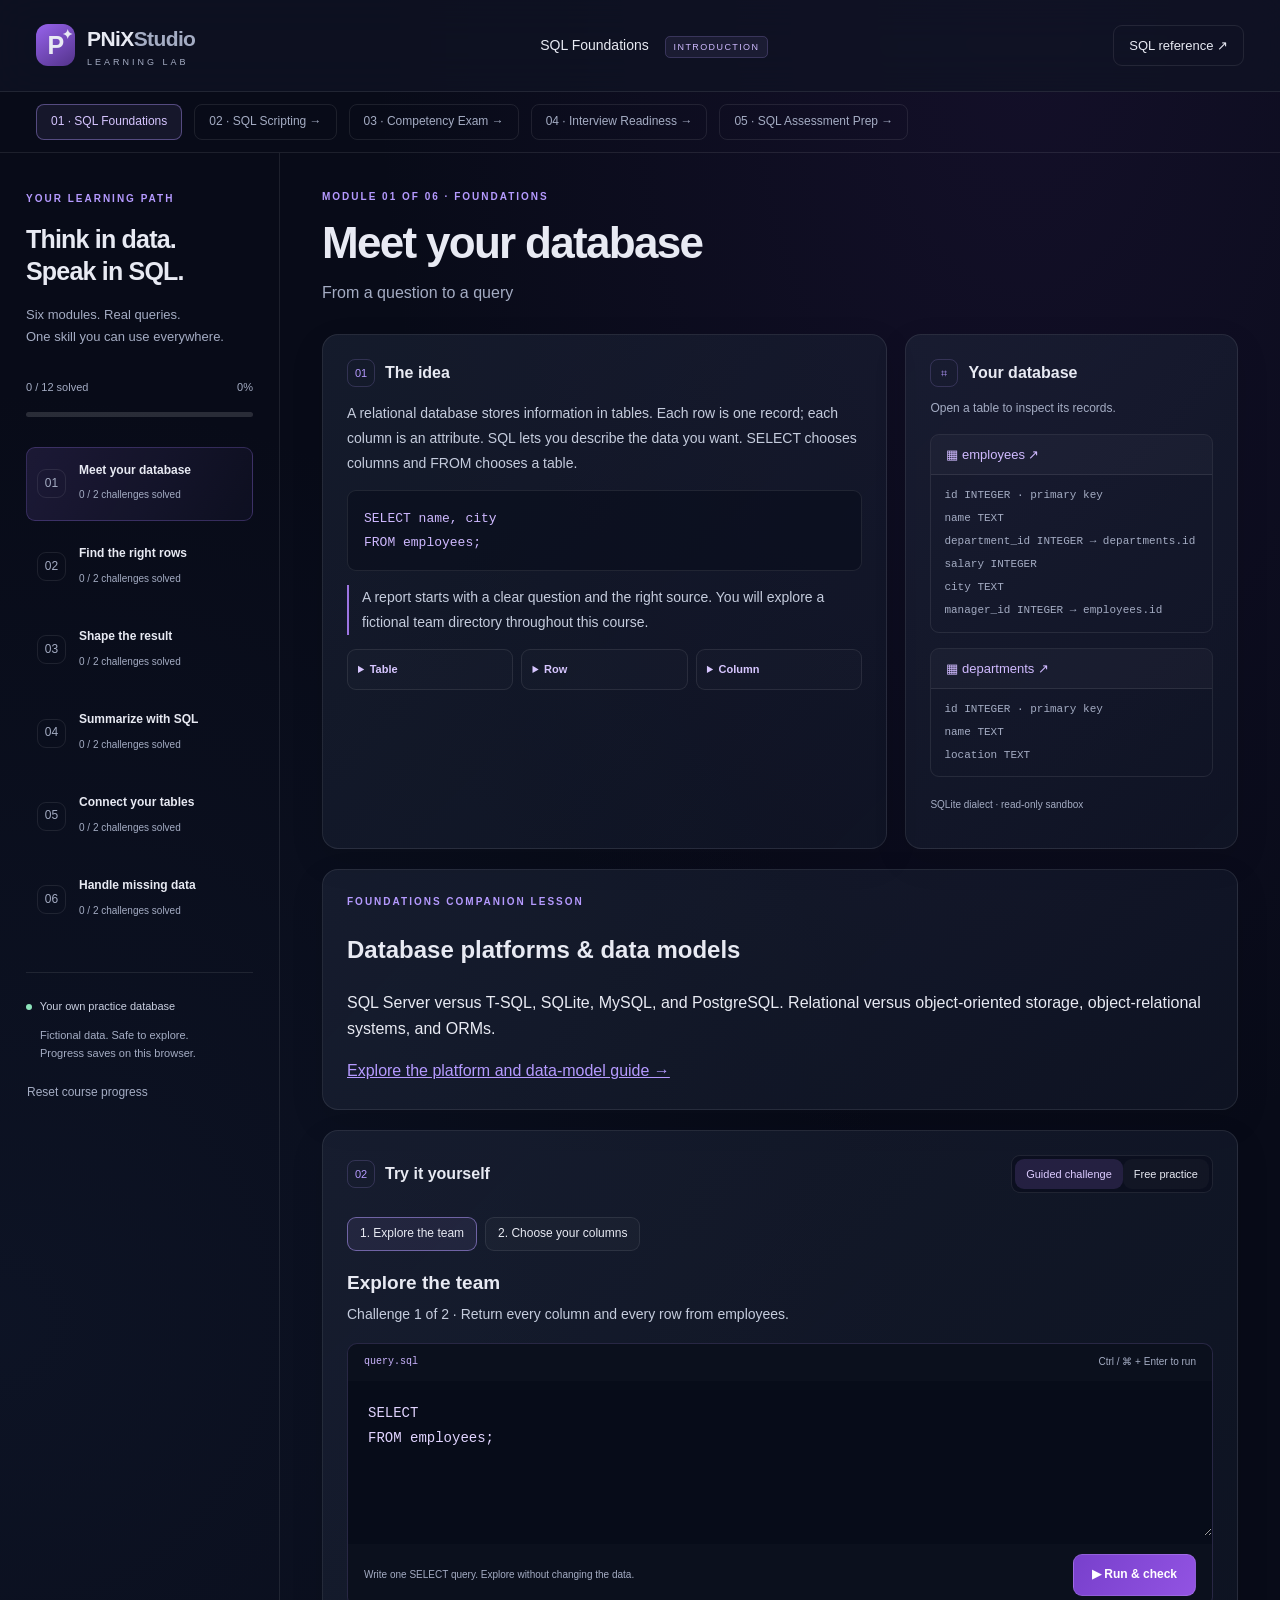
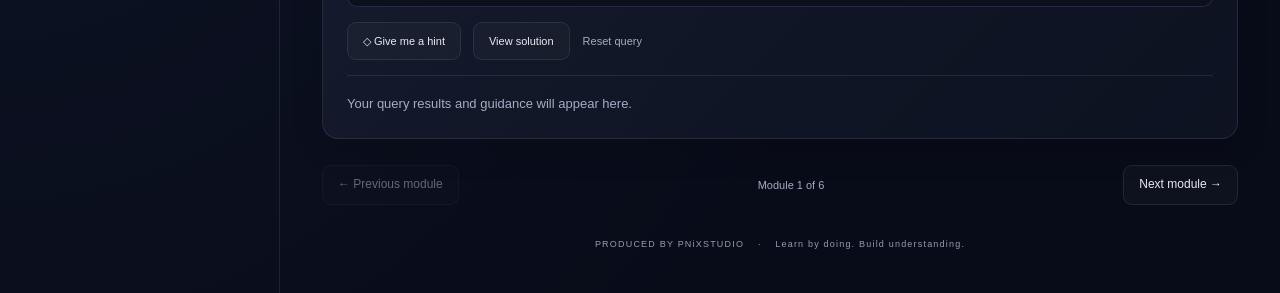
<file: site/sql/index.html>
<!doctype html><html lang="en"><head><meta charset="UTF-8"><meta name="viewport" content="width=device-width, initial-scale=1"><meta name="theme-color" content="#080b18"><meta name="description" content="Learn SQL by doing. Twelve guided query challenges with a real database and helpful feedback. Produced by PNiXStudio."><title>SQL Foundations | PNiXStudio</title><link rel="stylesheet" href="style.css"></head><body><a class="skip" href="#lesson">Skip to lesson</a><header><a class="brand" href="./"><span class="brandmark">P<span>✦</span></span><span>PNiX<span class="muted">Studio</span><small>LEARNING LAB</small></span></a><span class="header-course">SQL Foundations <span class="pill">INTRODUCTION</span></span><button id="referenceBtn" class="quiet">SQL reference ↗</button></header><div class="course-switch" aria-label="SQL courses"><a href="./" aria-current="page">01 · SQL Foundations</a><a href="./scripting/" >02 · SQL Scripting →</a><a href="./exam/">03 · Competency Exam →</a><a href="./interview/">04 · Interview Readiness →</a><a href="./assessment-prep/">05 · SQL Assessment Prep →</a></div><div class="layout"><aside><div class="course-label">YOUR LEARNING PATH</div><h2>Think in data.<br>Speak in SQL.</h2><p class="muted intro">Six modules. Real queries.<br>One skill you can use everywhere.</p><div class="progress-label"><span id="progressText">0 / 12 solved</span><span id="percentage">0%</span></div><progress id="progress" value="0" max="12" aria-label="Challenges solved"></progress><nav id="modules" aria-label="Course modules"></nav><div class="aside-note"><span class="status-dot"></span> Your own practice database<p>Fictional data. Safe to explore.<br>Progress saves on this browser.</p></div><button id="resetCourse" class="text-btn">Reset course progress</button></aside><main id="lesson" tabindex="-1"><div class="eyebrow" id="moduleLabel"></div><h1 id="title"></h1><p class="subtitle" id="subtitle"></p><div class="lesson-grid"><section class="glass concept"><div class="section-heading"><span class="icon">01</span><h2>The idea</h2></div><p id="concept"></p><pre id="example"></pre><p class="why" id="why"></p><div id="cards" class="cards"></div></section><section class="glass schema"><div class="section-heading"><span class="icon">⌗</span><h2>Your database</h2></div><p class="muted">Open a table to inspect its records.</p><div id="schema"></div><p class="dialect">SQLite dialect · read-only sandbox</p></section></div><section id="platformPrimer" class="glass" style="margin-top:20px"><div class="eyebrow">FOUNDATIONS COMPANION LESSON</div><h2>Database platforms &amp; data models</h2><p>SQL Server versus T-SQL, SQLite, MySQL, and PostgreSQL. Relational versus object-oriented storage, object-relational systems, and ORMs.</p><a href="./platforms/">Explore the platform and data-model guide →</a></section><section class="glass practice"><div class="practice-top"><div class="section-heading"><span class="icon">02</span><h2>Try it yourself</h2></div><div class="segmented" role="group" aria-label="Practice mode"><button id="guided" aria-pressed="true">Guided challenge</button><button id="playground" aria-pressed="false">Free practice</button></div></div><div id="exerciseTabs" class="exercise-tabs"></div><h3 id="exerciseTitle"></h3><p id="task"></p><div class="editor-shell"><div class="editor-bar"><label for="query">query.sql</label><span>Ctrl / ⌘ + Enter to run</span></div><textarea id="query" spellcheck="false" autocapitalize="off" autocomplete="off" aria-describedby="editorHelp"></textarea><div class="editor-footer"><span id="editorHelp">Write one SELECT query. Explore without changing the data.</span><button class="primary" id="run">▶ Run & check</button></div></div><div class="tools"><button id="hint">◇ Give me a hint</button><button id="solution">View solution</button><button id="resetQuery" class="text-btn">Reset query</button></div><div id="hintBox" class="notice" hidden></div><div id="solutionBox" class="notice" hidden><strong>One possible solution</strong><pre id="solutionCode"></pre><p>Try writing it yourself, then run it to complete this challenge.</p></div><div id="feedback" role="status" aria-live="polite" class="feedback">Your query results and guidance will appear here.</div><div id="results"></div></section><div id="completion" class="glass completion" hidden><h2>You speak SQL now.</h2><p>You solved every challenge. Keep experimenting in Free practice, or revisit any module.</p></div><footer><button id="prev">← Previous module</button><span id="footerPosition"></span><button id="next">Next module →</button></footer><p class="credit">PRODUCED BY PNiXSTUDIO <span>·</span> Learn by doing. Build understanding.</p></main></div><dialog id="reference"><div class="dialog-head"><h2>SQL field guide</h2><button id="closeReference" aria-label="Close reference">✕</button></div><p>Read the query in execution order: FROM / JOIN → WHERE → GROUP BY → HAVING → SELECT → ORDER BY → LIMIT.</p><pre>SELECT city, COUNT(*) AS total
FROM employees
WHERE salary > 60000
GROUP BY city
HAVING COUNT(*) >= 2
ORDER BY total DESC, city ASC
LIMIT 5;</pre><p><strong>NULL:</strong> use IS NULL / IS NOT NULL.<br><strong>Text:</strong> single quotes, like 'Chicago'.<br><strong>Aliases:</strong> AS gives a result column a name.<br><strong>Joins:</strong> match keys with ON; LEFT JOIN keeps unmatched left rows.<br><strong>Portability:</strong> this course uses SQLite. SQL Server uses TOP or OFFSET/FETCH instead of LIMIT. Case sensitivity and grouping rules can vary across databases.</p><p>Practice data and progress stay in this browser. Progress is stored locally, so it does not sync across devices.</p><a href="https://www.sqlite.org/lang_select.html" target="_blank" rel="noopener">SQLite SELECT documentation ↗</a></dialog><script type="module" src="app.js"></script></body></html>
</file>
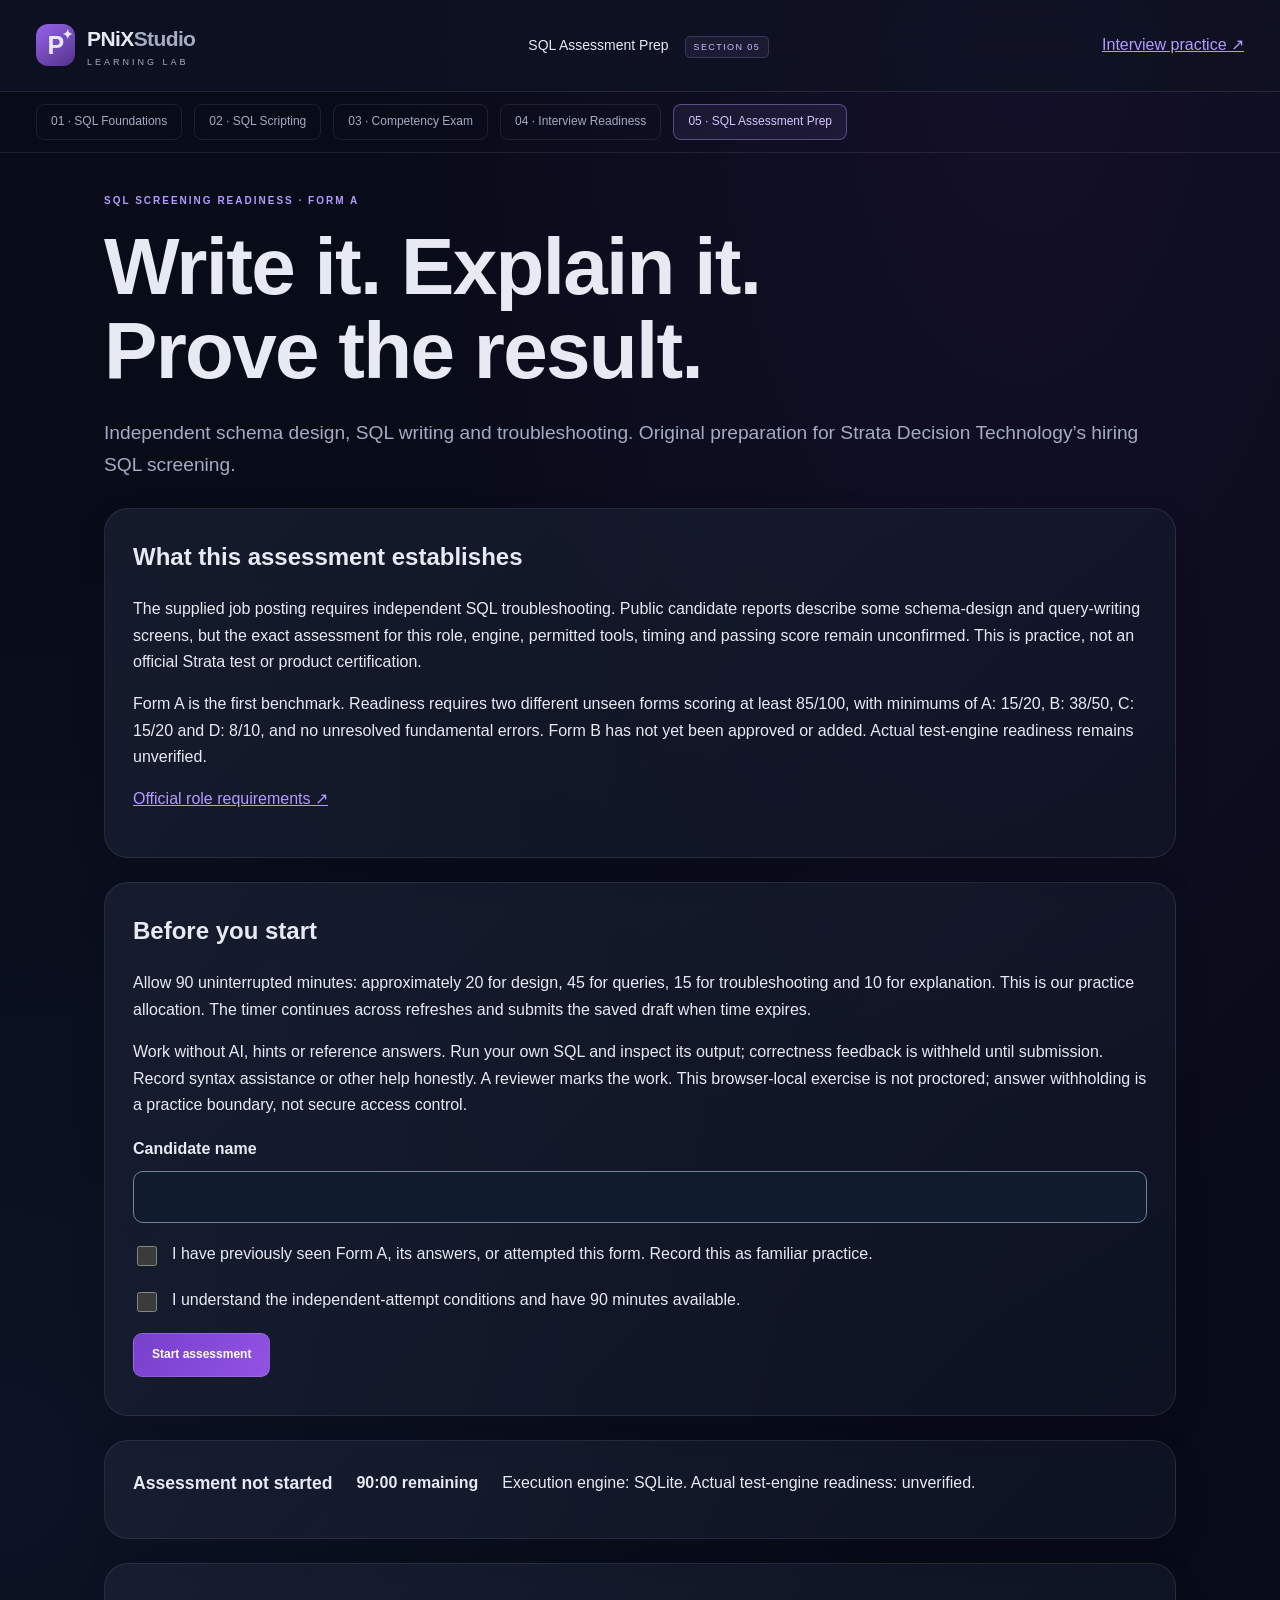
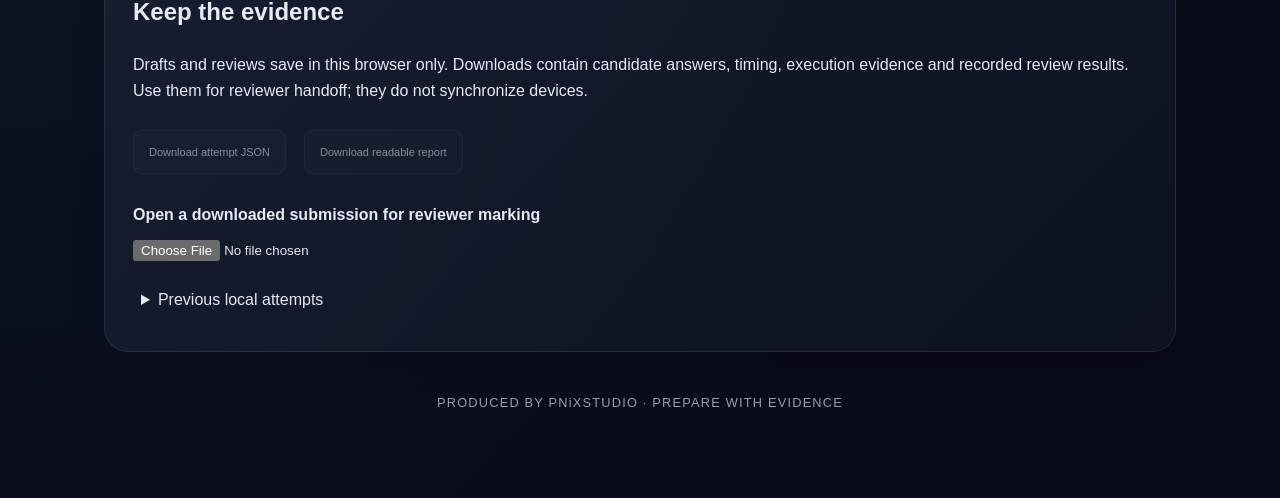
<file: site/sql/assessment-prep/index.html>
<!doctype html><html lang="en"><head><meta charset="UTF-8"><meta name="viewport" content="width=device-width,initial-scale=1"><meta name="description" content="An independent SQL readiness assessment with schema design, query writing, troubleshooting and reviewer scoring."><title>SQL Screening Readiness | PNiXStudio</title><link rel="stylesheet" href="../style.css"><link rel="stylesheet" href="prep.css"></head><body><a class="skip" href="#content">Skip to SQL readiness assessment</a><header><a class="brand" href="../"><span class="brandmark">P<span>✦</span></span><span>PNiX<span class="muted">Studio</span><small>LEARNING LAB</small></span></a><span class="header-course">SQL Assessment Prep <span class="pill">SECTION 05</span></span><a href="../interview/">Interview practice ↗</a></header><div class="course-switch" aria-label="SQL courses"><a href="../">01 · SQL Foundations</a><a href="../scripting/">02 · SQL Scripting</a><a href="../exam/">03 · Competency Exam</a><a href="../interview/">04 · Interview Readiness</a><a href="./" aria-current="page">05 · SQL Assessment Prep</a></div><main id="content" class="prep">
<div class="eyebrow">SQL SCREENING READINESS · FORM A</div>
<h1>Write it. Explain it.<br>Prove the result.</h1>
<p class="subtitle">Independent schema design, SQL writing and troubleshooting. Original preparation for Strata Decision Technology’s hiring SQL screening.</p>
<section class="glass" aria-labelledby="scope-title"><h2 id="scope-title">What this assessment establishes</h2>
<p>The supplied job posting requires independent SQL troubleshooting. Public candidate reports describe some schema-design and query-writing screens, but the exact assessment for this role, engine, permitted tools, timing and passing score remain unconfirmed. This is practice, not an official Strata test or product certification.</p>
<p>Form A is the first benchmark. Readiness requires two different unseen forms scoring at least 85/100, with minimums of A: 15/20, B: 38/50, C: 15/20 and D: 8/10, and no unresolved fundamental errors. Form B has not yet been approved or added. Actual test-engine readiness remains unverified.</p>
<p><a href="https://job-boards.greenhouse.io/stratacareers/jobs/8037397003">Official role requirements ↗</a></p></section>
<section id="setup" class="glass"><h2>Before you start</h2>
<p>Allow 90 uninterrupted minutes: approximately 20 for design, 45 for queries, 15 for troubleshooting and 10 for explanation. This is our practice allocation. The timer continues across refreshes and submits the saved draft when time expires.</p>
<p>Work without AI, hints or reference answers. Run your own SQL and inspect its output; correctness feedback is withheld until submission. Record syntax assistance or other help honestly. A reviewer marks the work. This browser-local exercise is not proctored; answer withholding is a practice boundary, not secure access control.</p>
<label for="candidate">Candidate name</label><input id="candidate" autocomplete="name" maxlength="160">
<label class="check"><input type="checkbox" id="familiar"> I have previously seen Form A, its answers, or attempted this form. Record this as familiar practice.</label>
<label class="check"><input type="checkbox" id="conditions"> I understand the independent-attempt conditions and have 90 minutes available.</label>
<button id="start" class="primary">Start assessment</button></section>
<div class="attempt-strip glass"><p id="status" role="status">Assessment not started</p><p><strong id="clock" aria-label="Time remaining">90:00 remaining</strong><span id="timing"></span></p><p id="engine">Execution engine: SQLite. Actual test-engine readiness: unverified.</p><p id="storage" role="status"></p></div>
<div id="assessment" hidden>
<nav class="part-nav" aria-label="Assessment parts"><a href="#part-a">A · Design · 20</a><a href="#part-b">B · Queries · 50</a><a href="#part-c">C · Troubleshoot · 20</a><a href="#part-d">D · Explain · 10</a></nav>
<section id="part-a" class="glass"><h2>A · Schema design <span class="pill">20 POINTS</span></h2><p>A financial import service receives transactions from several source systems. Design tables and write DDL satisfying these requirements.</p><ul id="requirements"></ul><p>Explain the grain of each table and demonstrate the following operations:</p><ol id="demonstrations"></ol>
<label for="design-notes">Design rationale, relationships, key scope and assumptions</label><textarea id="design-notes" data-answer="designNotes" class="writing"></textarea>
<label for="schema-sql">Schema DDL</label><textarea id="schema-sql" data-answer="schemaSQL" class="sql" spellcheck="false" autocomplete="off" autocapitalize="off"></textarea>
<label for="demo-sql">Demonstration SQL, including master-data setup</label><textarea id="demo-sql" data-answer="demoSQL" class="sql" spellcheck="false" autocomplete="off" autocapitalize="off"></textarea>
<p>Run schema creates a fresh empty database with foreign keys enabled, then runs your demonstration statements in sequence. Constraint errors from individual demonstration statements are recorded so later demonstrations can continue. Use CREATE statements for the schema and INSERT, UPDATE, DELETE or SELECT for demonstrations. No automatic correctness feedback is given during the attempt.</p>
<button id="run-schema" class="run">Run schema &amp; demonstrations</button><div id="output-schema" class="execution" aria-live="polite"></div>
<label for="demo-notes">Explain the six demonstration outcomes and SQLite type enforcement</label><textarea id="demo-notes" data-answer="demoNotes" class="writing"></textarea></section>
<section class="glass" id="fixture"><h2>Supplied query database for Parts B and C</h2><p>All timestamps use the same time zone. The data deliberately contains reporting and import defects. Do not repair it. Each query runs on a fresh copy. Result column order follows the question; column labels do not affect result comparison. Row order matters only in Q1.</p><details><summary>View schema and complete test data</summary><pre id="fixture-sql"></pre></details>
<label for="inspect-sql">Inspect the supplied data with one SELECT or WITH query</label><textarea id="inspect-sql" class="sql" spellcheck="false" autocapitalize="off" autocomplete="off">SELECT * FROM ledger;</textarea><button id="inspect" class="run">Run inspection query</button><div id="output-inspect" class="execution" aria-live="polite"></div></section>
<section id="part-b" class="glass"><h2>B · Independent query writing <span class="pill">50 POINTS</span></h2><div id="query-questions"></div></section>
<section id="part-c" class="glass"><h2>C · Troubleshooting <span class="pill">20 POINTS</span></h2><div id="diagnostic-questions"></div></section>
<section id="part-d" class="glass"><h2>D · Explain your reasoning <span class="pill">10 POINTS</span></h2><p>Answer in your own words. Each answer earns up to one point for the correct principle and one for an accurate example or consequence.</p><div id="explanation-questions"></div></section>
<section class="glass"><h2>Submit your attempt</h2><label for="assistance">Record syntax assistance, interruptions or other help (write “None” if none)</label><textarea id="assistance" data-answer="assistance" class="writing"></textarea><p>Submission freezes your answers and execution evidence. You cannot edit a submitted attempt. An expired attempt is submitted automatically; unfinished answers remain available for review.</p><button id="submit" class="primary">Submit assessment</button></section></div>
<section id="review" class="glass" hidden><h2>Reviewer workspace</h2><p>This is human marking. Result comparisons do not award points or assess required SQL constructs, hard-coding, written reasoning, or alternative valid designs. Review the frozen submission and evidence, then assign partial credit using the approved rubric. A local reviewer name does not authenticate identity.</p>
<p id="snapshot-info"></p><button id="check-submission">Run post-submission evidence checks</button><div id="check-results" aria-live="polite"></div>
<details><summary>Frozen answers and execution evidence</summary><div id="submitted-answers"></div><pre id="execution-history"></pre></details>
<details><summary>Reviewer reference answers and interpretation</summary><div id="references"></div></details>
<form id="marking"><label for="reviewer">Reviewer name</label><input id="reviewer" maxlength="160"><p>Equivalent valid solutions receive equal credit. Hard-coded answers receive no correctness credit. Assess rationale and alternate schema designs manually. Reference schema probes assume the reference names and columns; inability to run them is not an automatic failure.</p><div id="rubric"></div>
<fieldset><legend>Fundamental error review</legend><p>“Resolved” includes a correct original answer or an error corrected independently during the timed attempt. Corrections learned after submission require a fresh retest.</p><div id="critical"></div></fieldset>
<label for="review-notes">Evidence supporting the scores and decisions</label><textarea id="review-notes" class="writing"></textarea>
<label for="remediation">Targeted remediation and fresh retest plan (required when below standard)</label><textarea id="remediation" class="writing"></textarea>
<button id="complete-review" class="primary" type="submit">Record completed review</button><p id="review-feedback" role="status"></p></form>
<div id="score-summary" aria-live="polite"></div></section>
<section class="glass"><h2>Keep the evidence</h2><p>Drafts and reviews save in this browser only. Downloads contain candidate answers, timing, execution evidence and recorded review results. Use them for reviewer handoff; they do not synchronize devices.</p><div class="tools"><button id="download-json">Download attempt JSON</button><button id="download-text">Download readable report</button><button id="retake" hidden>Start a familiar-practice retake</button></div><label for="import-attempt">Open a downloaded submission for reviewer marking</label><input type="file" id="import-attempt" accept="application/json,.json"><p id="transfer-feedback" role="status"></p><details><summary>Previous local attempts</summary><div id="history"></div></details></section>
<p class="credit">PRODUCED BY PNiXSTUDIO · PREPARE WITH EVIDENCE</p></main><script type="module" src="app.js"></script></body></html>
</file>
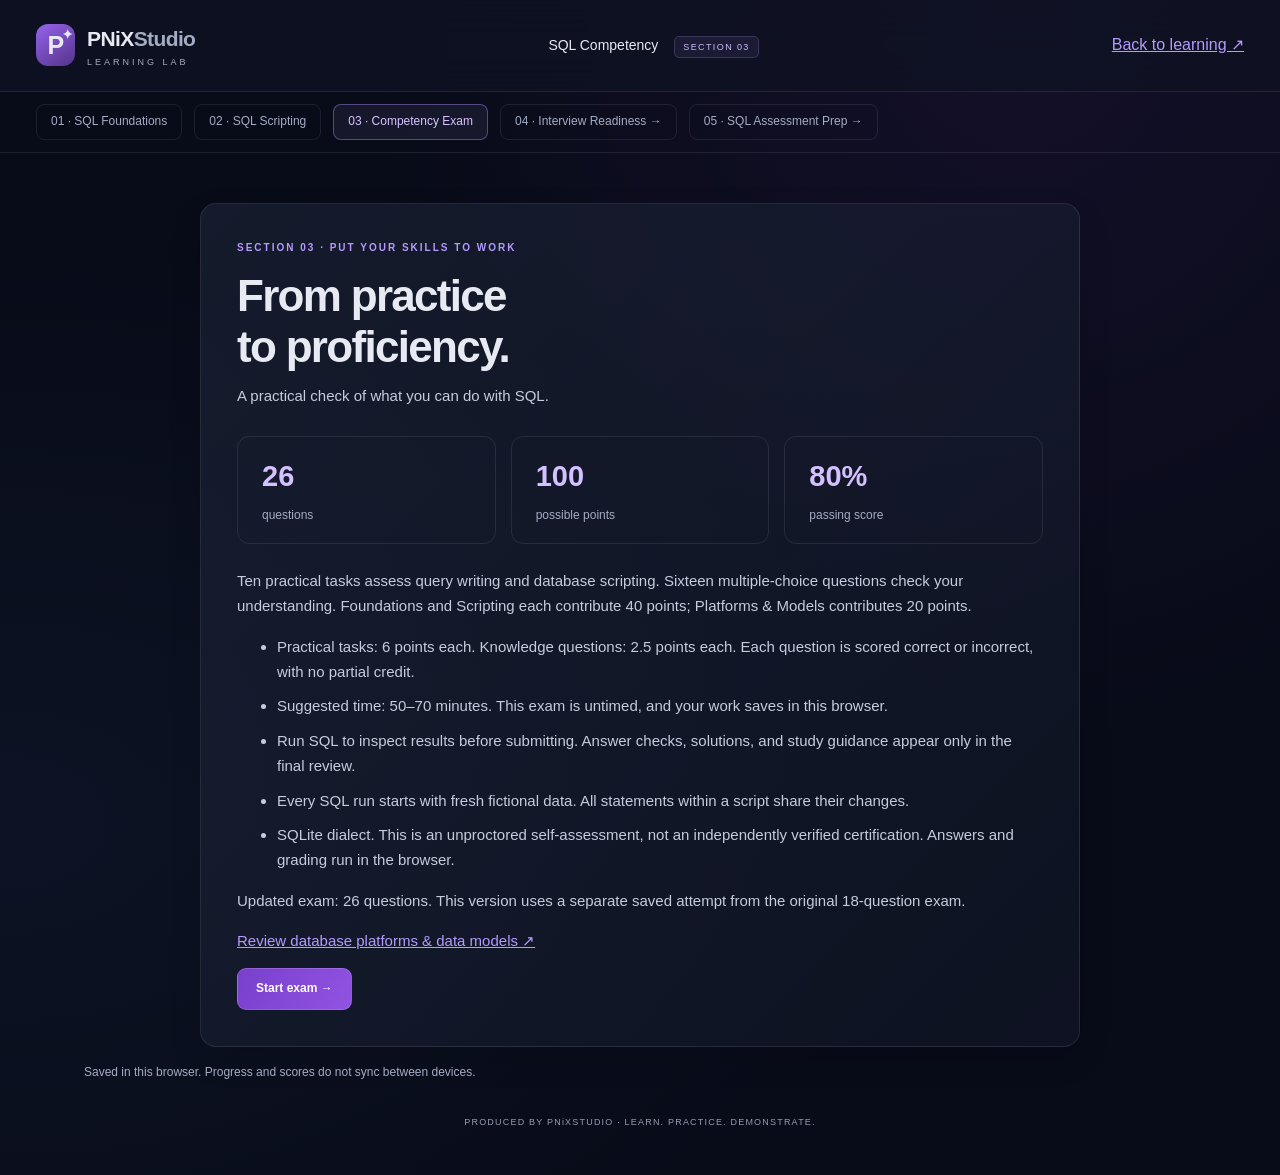
<file: site/sql/exam/index.html>
<!doctype html><html lang="en"><head><meta charset="UTF-8"><meta name="viewport" content="width=device-width,initial-scale=1"><meta name="theme-color" content="#080b18"><meta name="description" content="Assess SQL query and scripting competency with a practical, scored self-assessment."><title>SQL Competency Exam | PNiXStudio</title><link rel="stylesheet" href="../style.css"><link rel="stylesheet" href="exam.css"></head><body><a class="skip" href="#examMain">Skip to exam</a><header><a class="brand" href="../"><span class="brandmark">P<span>✦</span></span><span>PNiX<span class="muted">Studio</span><small>LEARNING LAB</small></span></a><span class="header-course">SQL Competency <span class="pill">SECTION 03</span></span><a href="../scripting/">Back to learning ↗</a></header><div class="course-switch" aria-label="SQL courses"><a href="../">01 · SQL Foundations</a><a href="../scripting/">02 · SQL Scripting</a><a href="./" aria-current="page">03 · Competency Exam</a><a href="../interview/">04 · Interview Readiness →</a><a href="../assessment-prep/">05 · SQL Assessment Prep →</a></div><main id="examMain" class="exam-main" tabindex="-1"><section id="welcome" class="glass"><div class="eyebrow">SECTION 03 · PUT YOUR SKILLS TO WORK</div><h1>From practice<br>to proficiency.</h1><p class="subtitle">A practical check of what you can do with SQL.</p><div class="exam-stats"><div><strong>26</strong><span>questions</span></div><div><strong>100</strong><span>possible points</span></div><div><strong>80%</strong><span>passing score</span></div></div><p>Ten practical tasks assess query writing and database scripting. Sixteen multiple-choice questions check your understanding. Foundations and Scripting each contribute 40 points; Platforms &amp; Models contributes 20 points.</p><ul><li>Practical tasks: 6 points each. Knowledge questions: 2.5 points each. Each question is scored correct or incorrect, with no partial credit.</li><li>Suggested time: 50–70 minutes. This exam is untimed, and your work saves in this browser.</li><li>Run SQL to inspect results before submitting. Answer checks, solutions, and study guidance appear only in the final review.</li><li>Every SQL run starts with fresh fictional data. All statements within a script share their changes.</li><li>SQLite dialect. This is an unproctored self-assessment, not an independently verified certification. Answers and grading run in the browser.</li></ul><p class="muted">Updated exam: 26 questions. This version uses a separate saved attempt from the original 18-question exam.</p><p><a href="../platforms/">Review database platforms &amp; data models ↗</a></p><button id="start" class="primary">Start exam →</button><div id="priorSummary" class="notice" hidden></div></section><section id="session" hidden><div class="exam-toolbar"><div><div class="eyebrow">YOUR COMPETENCY CHECK</div><h1>SQL in action.</h1></div><button id="submit" class="primary">Submit exam</button></div><p id="answered" class="muted"></p><div class="exam-grid"><aside class="glass question-nav"><div class="course-label">QUESTION NAVIGATOR</div><p class="muted">● Answered · ◇ Flagged</p><nav id="questionNav" aria-label="Exam questions"></nav><button id="saveExit">Save & exit</button></aside><section class="glass question-panel"><div class="eyebrow" id="questionMeta"></div><h2 id="questionTitle" tabindex="-1"></h2><p id="questionPrompt"></p><div id="choices"></div><div id="sqlPanel" hidden><label for="examQuery" class="editor-label">Your SQL answer</label><div class="editor-shell"><textarea id="examQuery" spellcheck="false" autocapitalize="off" autocomplete="off" aria-describedby="runHelp"></textarea><div class="editor-footer"><span id="runHelp">Separate script statements with semicolons. Ctrl / ⌘ + Enter to run.</span><button id="preview" class="primary">▶ Run SQL</button></div></div><details class="schema-help"><summary>Practice database schema</summary><pre>employees
id INTEGER PRIMARY KEY, name TEXT,
department_id INTEGER, salary INTEGER,
city TEXT, manager_id INTEGER

departments
id INTEGER PRIMARY KEY, name TEXT, location TEXT

Relationships: employees.department_id → departments.id
employees.manager_id → employees.id
NULL means an assignment is missing.
Use SELECT * FROM employees; or SELECT * FROM departments;
to inspect the starting records.</pre></details><div id="previewStatus" class="feedback" role="status" aria-live="polite"></div><div id="previewResults"></div></div><div class="tools"><button id="flag" aria-pressed="false">◇ Flag for review</button><button id="clearAnswer">Clear answer</button></div><footer><button id="previous">← Previous</button><span id="position"></span><button id="nextQuestion">Next →</button></footer></section></div></section><section id="report" class="glass" hidden><div class="eyebrow">YOUR RESULTS</div><h1 id="score"></h1><p id="outcome" class="subtitle"></p><p id="reportDate" class="muted"></p><div id="domainScores" class="exam-stats"></div><p>Review each item below. Use the module guidance to plan your next practice session. This result is a browser-local self-assessment.</p><div id="reviewList"></div><div class="tools"><button id="retry" class="primary">Start a new attempt</button><a href="../">Review Foundations ↗</a><a href="../scripting/">Review Scripting ↗</a><a href="../platforms/">Review Platforms &amp; Models ↗</a></div></section><p id="gradingStatus" role="status" aria-live="polite"></p><p id="storageStatus" role="status" class="muted"></p><p class="credit">PRODUCED BY PNiXSTUDIO · LEARN. PRACTICE. DEMONSTRATE.</p></main><dialog id="confirmSubmit"><h2>Submit your exam?</h2><p id="submitSummary"></p><p>Submitting grades all answers and opens solutions. Your answers will be locked for this attempt. You can start a new attempt after reviewing your results.</p><div class="tools"><button id="cancelSubmit">Keep working</button><button id="confirmGrade" class="primary">Submit & grade</button></div></dialog><script type="module" src="app.js"></script></body></html>
</file>
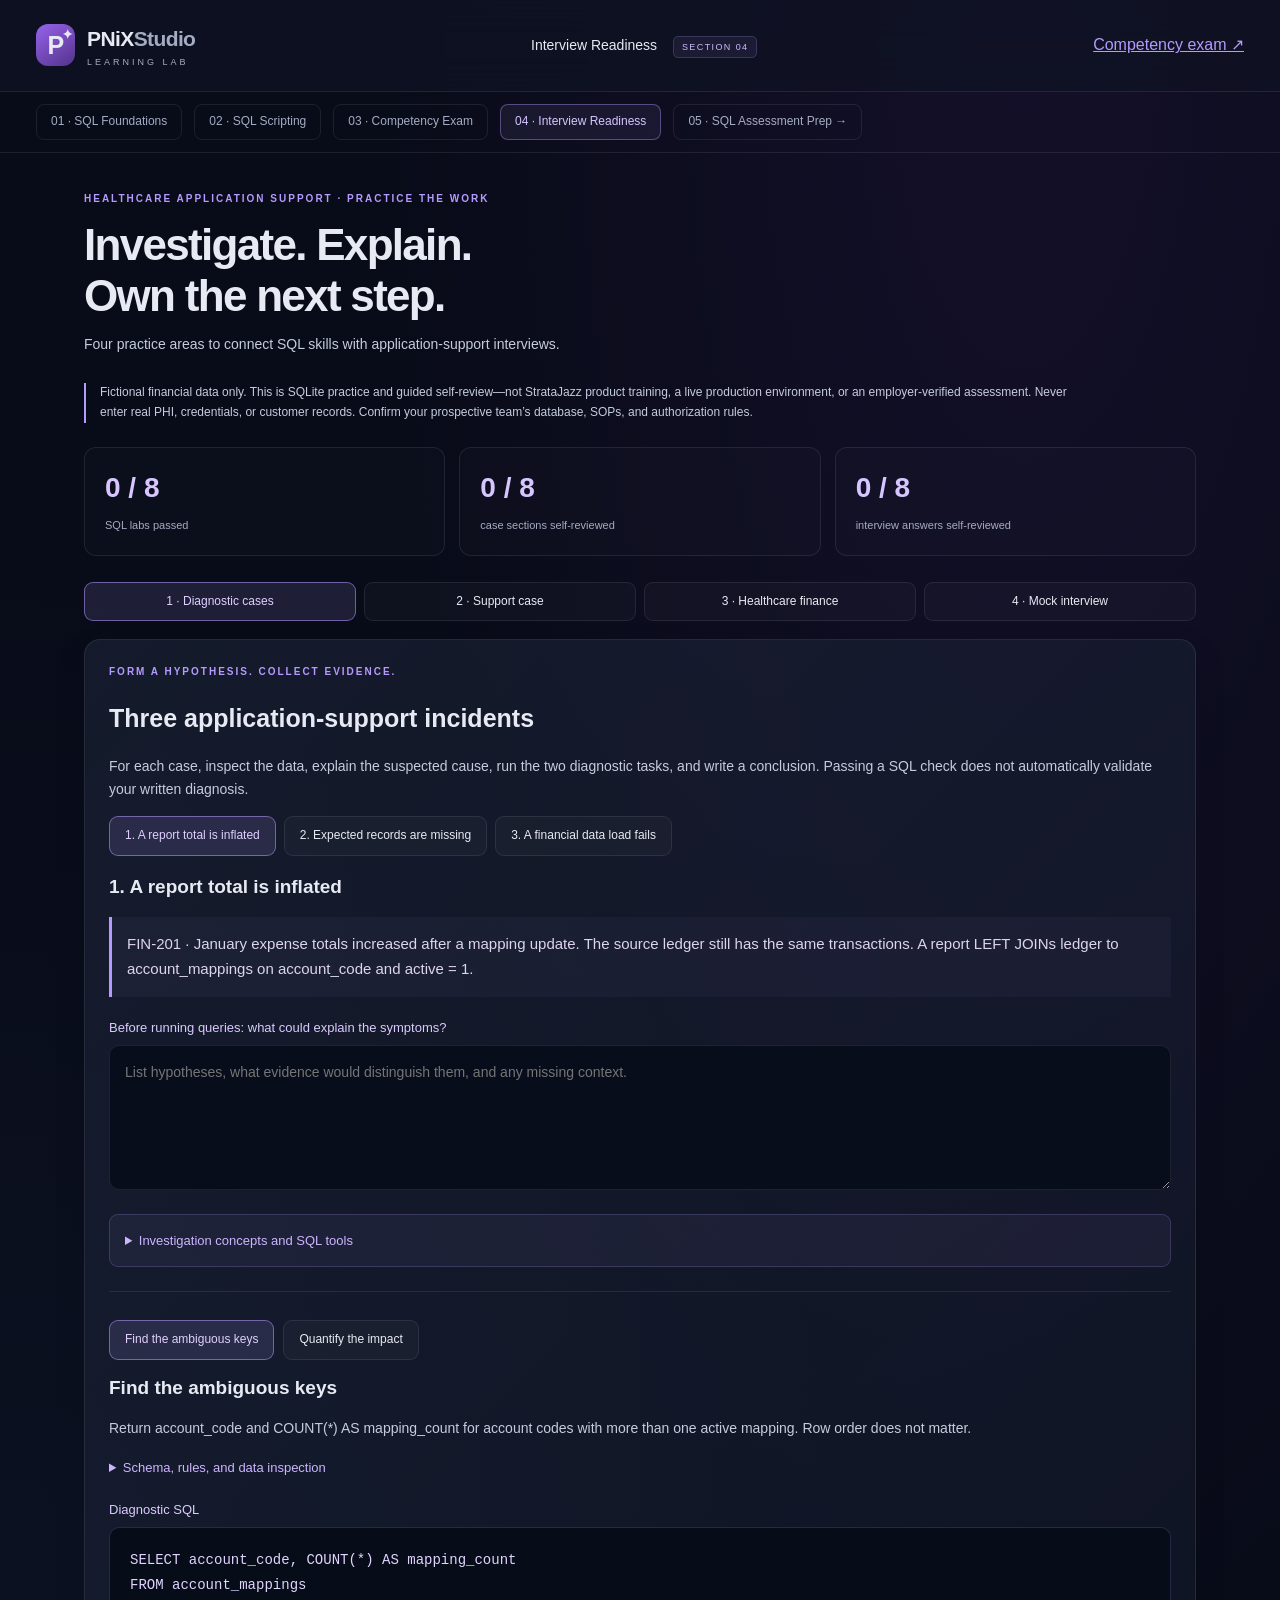
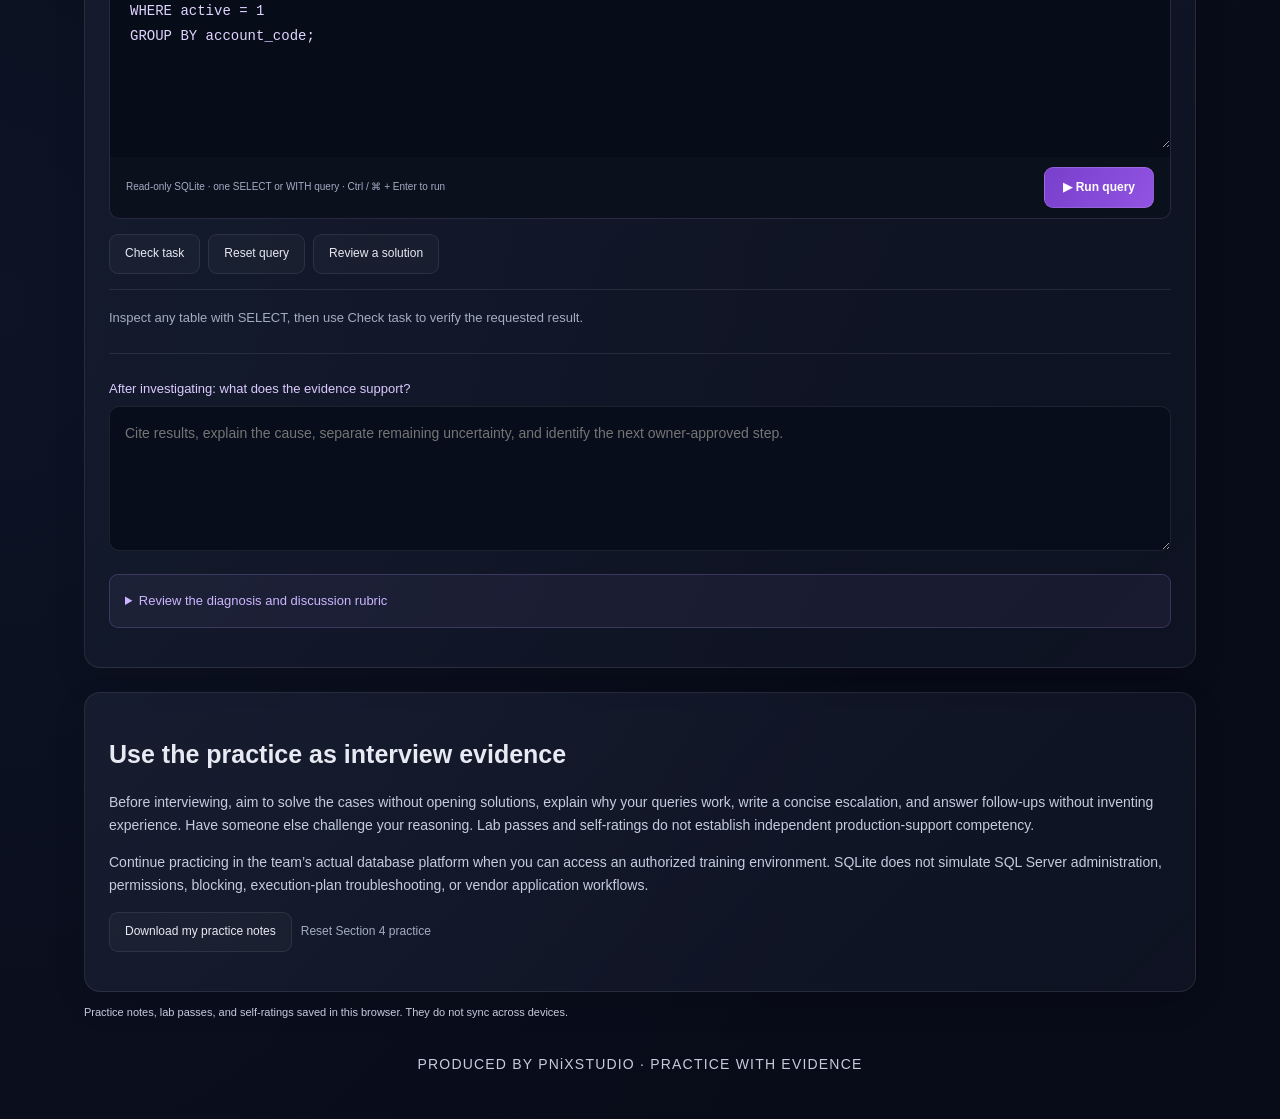
<file: site/sql/interview/index.html>
<!doctype html><html lang="en"><head><meta charset="UTF-8"><meta name="viewport" content="width=device-width,initial-scale=1"><meta name="description" content="Practice healthcare application support with diagnostic SQL cases, support writing, financial reconciliation, and a guided mock interview."><title>Interview Readiness | PNiXStudio</title><link rel="stylesheet" href="../style.css"><link rel="stylesheet" href="interview.css"></head><body><a class="skip" href="#content">Skip to interview practice</a><header><a class="brand" href="../"><span class="brandmark">P<span>✦</span></span><span>PNiX<span class="muted">Studio</span><small>LEARNING LAB</small></span></a><span class="header-course">Interview Readiness <span class="pill">SECTION 04</span></span><a href="../exam/">Competency exam ↗</a></header><div class="course-switch" aria-label="SQL courses"><a href="../">01 · SQL Foundations</a><a href="../scripting/">02 · SQL Scripting</a><a href="../exam/">03 · Competency Exam</a><a href="./" aria-current="page">04 · Interview Readiness</a><a href="../assessment-prep/">05 · SQL Assessment Prep →</a></div><main id="content" class="readiness" tabindex="-1"><div class="eyebrow">HEALTHCARE APPLICATION SUPPORT · PRACTICE THE WORK</div><h1>Investigate. Explain.<br>Own the next step.</h1><p class="subtitle">Four practice areas to connect SQL skills with application-support interviews.</p><p class="scope">Fictional financial data only. This is SQLite practice and guided self-review—not StrataJazz product training, a live production environment, or an employer-verified assessment. Never enter real PHI, credentials, or customer records. Confirm your prospective team’s database, SOPs, and authorization rules.</p><div class="readiness-stats"><div><strong id="sqlProgress">0 / 8</strong><span>SQL labs passed</span></div><div><strong id="caseProgress">0 / 8</strong><span>case sections self-reviewed</span></div><div><strong id="mockProgress">0 / 8</strong><span>interview answers self-reviewed</span></div></div><div class="area-tabs" role="tablist" aria-label="Interview practice areas"><button id="tab-diagnostics" role="tab" aria-controls="diagnostics" aria-selected="true">1 · Diagnostic cases</button><button id="tab-support" role="tab" aria-controls="support" aria-selected="false" tabindex="-1">2 · Support case</button><button id="tab-finance" role="tab" aria-controls="finance" aria-selected="false" tabindex="-1">3 · Healthcare finance</button><button id="tab-mock" role="tab" aria-controls="mock" aria-selected="false" tabindex="-1">4 · Mock interview</button></div><section id="diagnostics" role="tabpanel" aria-labelledby="tab-diagnostics"><div class="glass"><div class="eyebrow">FORM A HYPOTHESIS. COLLECT EVIDENCE.</div><h2>Three application-support incidents</h2><p>For each case, inspect the data, explain the suspected cause, run the two diagnostic tasks, and write a conclusion. Passing a SQL check does not automatically validate your written diagnosis.</p><div id="caseButtons" class="tools" role="group" aria-label="Choose a diagnostic case"></div><h3 id="caseTitle"></h3><p id="ticket" class="ticket"></p><label class="field-label" for="hypothesis">Before running queries: what could explain the symptoms?</label><textarea id="hypothesis" class="writing" placeholder="List hypotheses, what evidence would distinguish them, and any missing context."></textarea><details class="notice"><summary>Investigation concepts and SQL tools</summary><p id="hypothesisGuide"></p><p id="toolGuide"></p></details><div id="caseLabSlot"></div><label class="field-label" for="conclusion">After investigating: what does the evidence support?</label><textarea id="conclusion" class="writing" placeholder="Cite results, explain the cause, separate remaining uncertainty, and identify the next owner-approved step."></textarea><details id="diagnosisReview" class="notice"><summary>Review the diagnosis and discussion rubric</summary><p id="modelDiagnosis"></p><ul id="diagnosisRubric"></ul><p>Use this after making your own attempt. The numbers describe the base fixture; the checker also tests additional records.</p></details></div></section><section id="support" role="tabpanel" aria-labelledby="tab-support" hidden><div class="glass"><div class="eyebrow">DOCUMENT AN INVESTIGATION THAT SOMEONE ELSE CAN USE</div><h2>Turn FIN-201 into a support case</h2><p>Use the inflated-total incident to write a case record, customer update, escalation and knowledge article. If you have not investigated it, start in Diagnostic cases.</p><p class="why">Priority depends on confirmed business impact and the team’s SOP. The practice examples below are not the employer’s actual policies, SLAs, or change procedures.</p><div id="supportFields"></div><button id="reviewCase" class="primary">Review my case record</button><div id="caseFeedback" class="notice" role="status" aria-live="polite"></div><p>These ratings are your own assessment. The page does not evaluate the meaning or accuracy of your writing. Ask a peer or interviewer to review it against the criteria.</p></div></section><section id="finance" role="tabpanel" aria-labelledby="tab-finance" hidden><div class="glass"><div class="eyebrow">CHECK THE BUSINESS MEANING BEHIND THE NUMBERS</div><h2>Reconcile healthcare financial reporting</h2><p>This fictional expense-reporting example uses departments, account mappings, reporting periods, budgets, actuals and staged imports. It introduces the reporting concepts a support specialist must clarify with a business owner; it is not a model of a specific vendor’s database.</p><div class="finance-concepts"><div><h3>Reporting grain</h3><p>Know what one row represents. Aggregate ledger transactions to department and period before joining a department-period budget.</p></div><div><h3>Variance convention</h3><p>Here, expense variance = actual − budget. Positive means unfavorable. Revenue reports or an organization’s presentation convention may differ; confirm the definition.</p></div><div><h3>Period and units</h3><p>Amounts are cents. Use the full reporting window and confirm the real system’s timezone and posting rules. Do not mix cents and display currency.</p></div><div><h3>Reconciliation</h3><p>Department subtotals can look correct while unmapped ledger rows are missing. Report exceptions separately and account for them before claiming completeness.</p></div></div><div id="financeLabSlot"></div><label for="financeExplanation" class="field-label">Explain the findings to a finance stakeholder</label><textarea id="financeExplanation" class="writing" placeholder="Describe the expense variance, missing activity, unmapped exceptions, and what you must confirm before a report is considered complete."></textarea><details class="notice"><summary>Discussion guide</summary><p>In the base data, Clinical Services has 200000 cents of budget and 218000 cents of actual expense: 18000 cents, or 9%, unfavorable. Support Services is 20000 cents favorable; Research has a budget and no actuals. Department 99 is unmapped and must be reconciled separately. Account codes 6999 and inactive-only 6300 also need review. Additional test data includes a zero budget and boundary timestamps.</p><p>Confirm accounting period, expense/revenue sign convention, applicable mappings, and whether the customer expects posted, imported, or approved activity. Do not call an unexplained difference a product defect without evidence.</p></details></div></section><section id="mock" role="tabpanel" aria-labelledby="tab-mock" hidden><div class="glass"><div class="eyebrow">PRACTICE OUT LOUD. EXPECT A FOLLOW-UP.</div><h2>A guided mock interview</h2><p>Answer each prompt aloud or with a partner, then capture your notes. Open the follow-up and challenge your first answer. Use a genuine example for experience questions; label a training scenario as hypothetical.</p><p>This is guided practice. There is no audio recording, AI interview evaluation, or automatic judgment of your answer quality.</p><div id="mockButtons" class="tools" role="group" aria-label="Choose an interview prompt"></div><h3 id="mockTitle"></h3><p id="mockQuestion" class="ticket"></p><div class="tools"><button id="timerStart">Start 2-minute practice timer</button><button id="timerReset">Reset timer</button><span id="timerDisplay" role="timer" aria-label="Practice time remaining">2:00</span></div><p id="timerStatus" role="status" aria-live="polite"></p><label for="mockAnswer" class="field-label">My answer notes</label><textarea id="mockAnswer" class="writing" placeholder="Structure your answer, explain your reasoning, and cite a real example where appropriate."></textarea><details id="followupBox" class="notice"><summary>Interviewer follow-up</summary><p id="mockFollowup"></p><label for="followupAnswer" class="field-label">My follow-up response</label><textarea id="followupAnswer" class="writing"></textarea></details><details id="answerGuide" class="notice"><summary>What a strong answer should cover</summary><ul id="strongAnswer"></ul></details><fieldset class="self-rubric"><legend>Self-review: 0 = not demonstrated · 1 = needs work · 2 = developing · 3 = clear and well supported</legend><div id="mockRatings"></div></fieldset><button id="reviewMock" class="primary">Review this answer</button><div id="mockFeedback" class="notice" role="status" aria-live="polite"></div></div></section><section id="sqlLab" class="lab"><div class="task-tabs" id="taskButtons" role="group" aria-label="Choose a SQL lab"></div><h3 id="labTitle"></h3><p id="labPrompt"></p><details class="schema-help"><summary>Schema, rules, and data inspection</summary><pre id="schema"></pre><p>Run a SELECT against any listed table to inspect it. Every run starts with the same base data. Your checks also run on additional records to discourage hard-coded answers.</p></details><label for="sql" class="field-label">Diagnostic SQL</label><div class="editor-shell"><textarea id="sql" spellcheck="false" autocapitalize="off" autocomplete="off" aria-describedby="sqlHelp"></textarea><div class="editor-footer"><span id="sqlHelp">Read-only SQLite · one SELECT or WITH query · Ctrl / ⌘ + Enter to run</span><button id="run" class="primary">▶ Run query</button></div></div><div class="tools"><button id="check">Check task</button><button id="resetSQL">Reset query</button><button id="solution">Review a solution</button></div><div id="sqlFeedback" class="feedback" role="status" aria-live="polite"></div><div id="sqlResults"></div><div id="solutionBox" class="notice" hidden><p>One possible solution. Attempt the task yourself before using it.</p><pre id="solutionCode"></pre><p id="solutionWhy"></p></div></section><section class="glass readiness-next"><h2>Use the practice as interview evidence</h2><p>Before interviewing, aim to solve the cases without opening solutions, explain why your queries work, write a concise escalation, and answer follow-ups without inventing experience. Have someone else challenge your reasoning. Lab passes and self-ratings do not establish independent production-support competency.</p><p>Continue practicing in the team’s actual database platform when you can access an authorized training environment. SQLite does not simulate SQL Server administration, permissions, blocking, execution-plan troubleshooting, or vendor application workflows.</p><div class="tools"><button id="download">Download my practice notes</button><button id="resetAll" class="text-btn">Reset Section 4 practice</button></div></section><p id="saved" role="status" class="muted"></p><p class="credit">PRODUCED BY PNiXSTUDIO · PRACTICE WITH EVIDENCE</p></main><script type="module" src="app.js"></script></body></html>
</file>
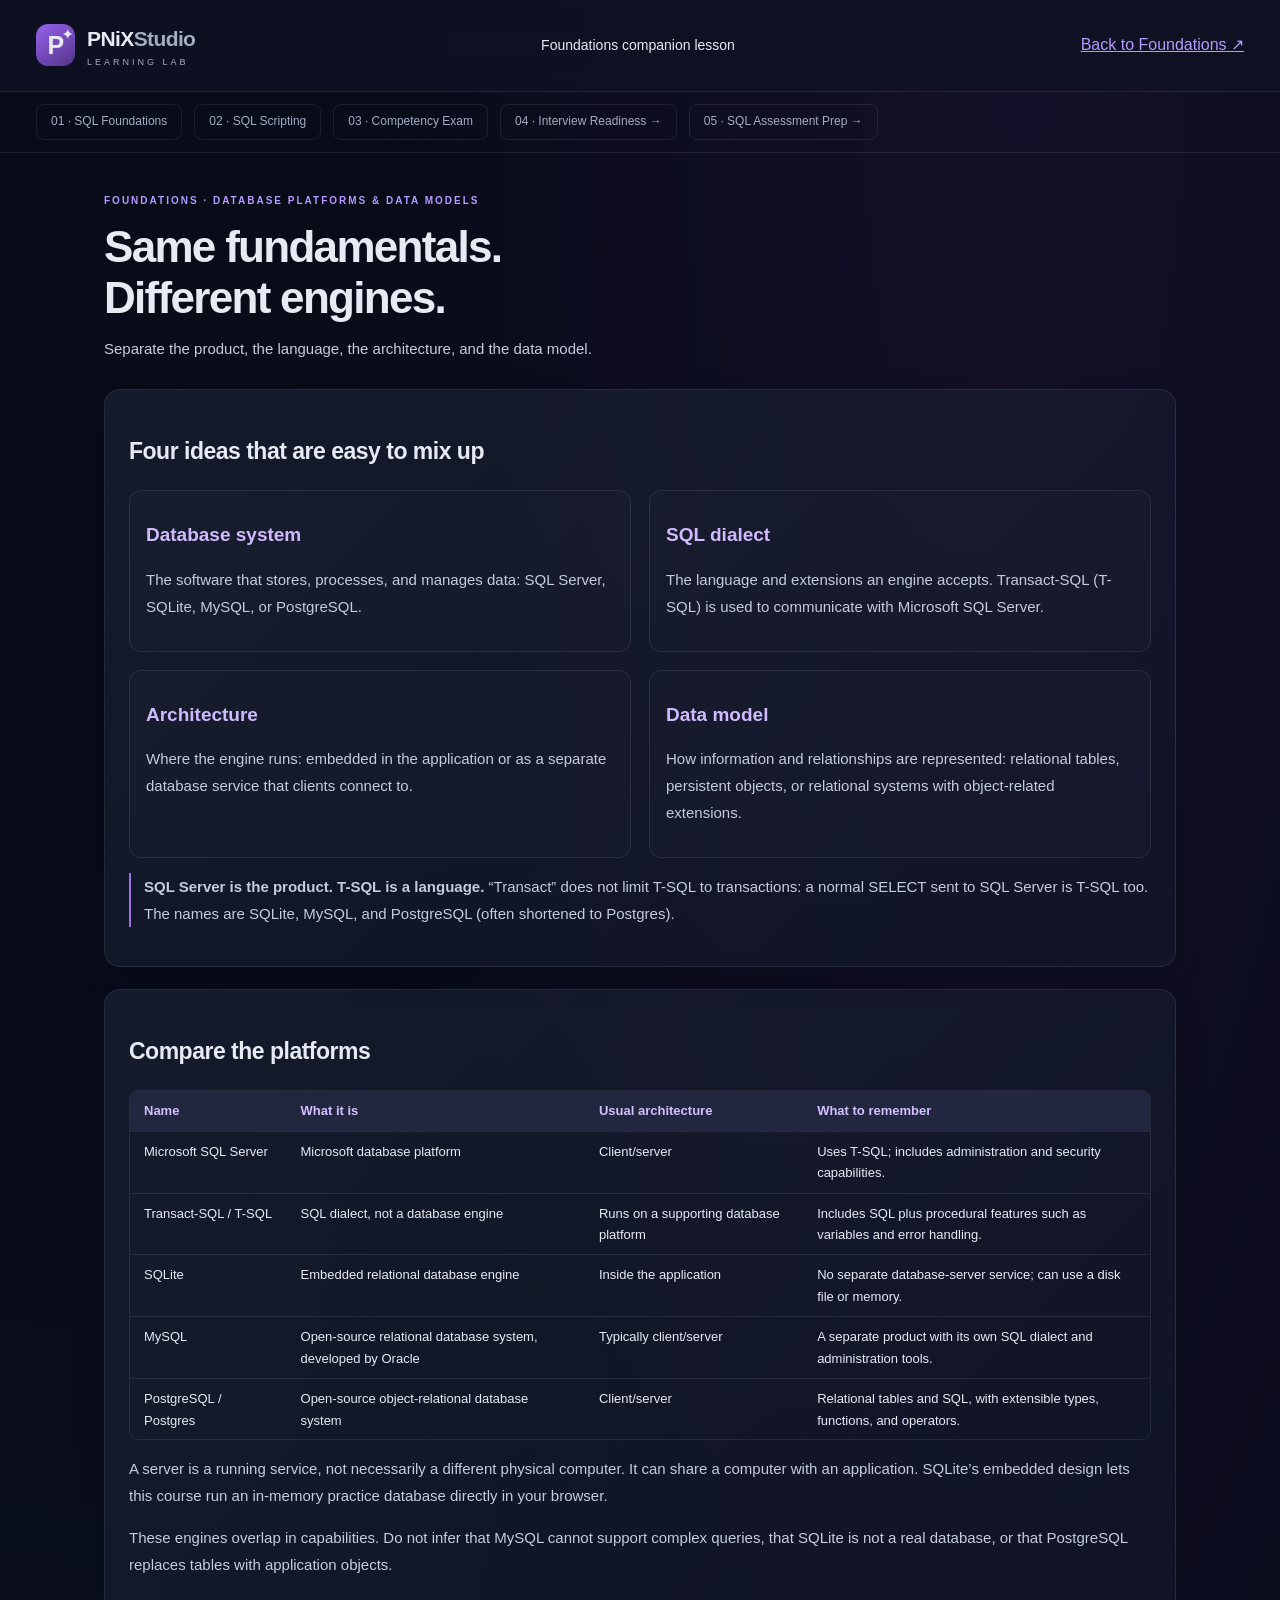
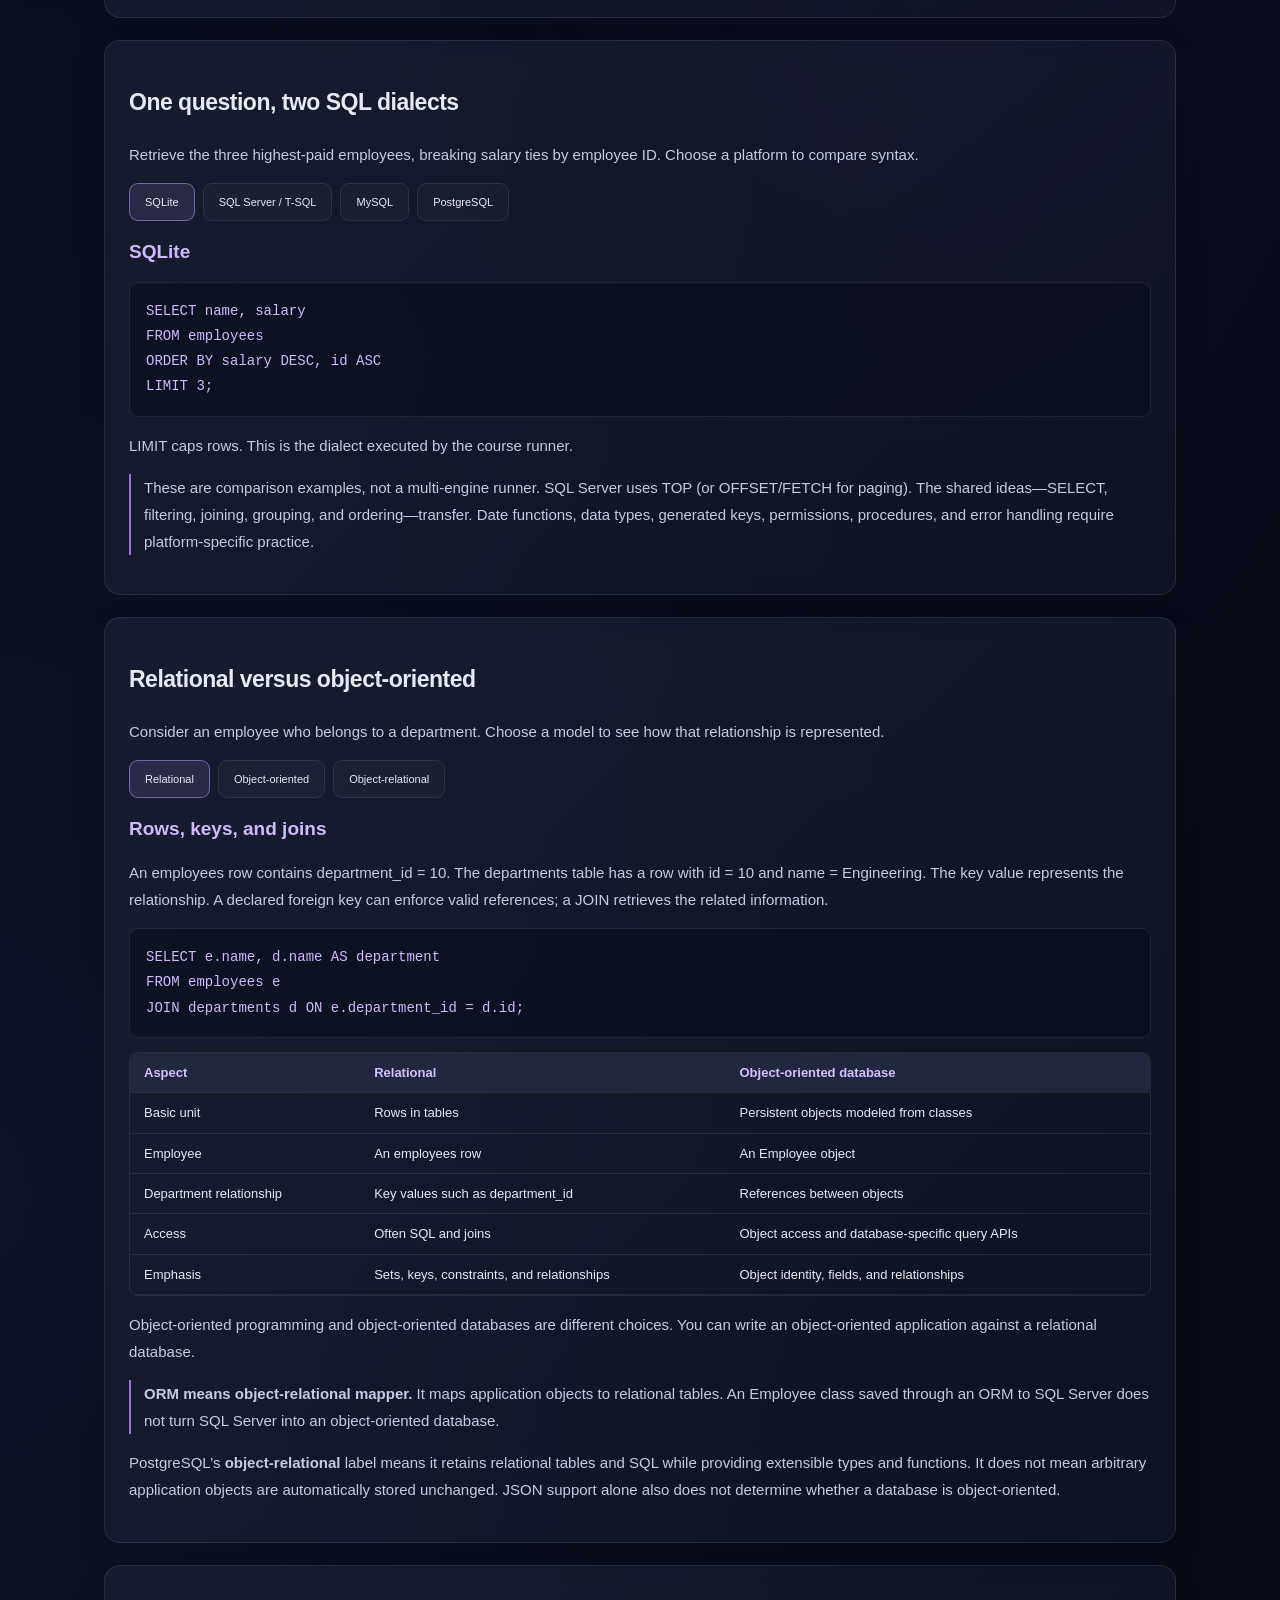
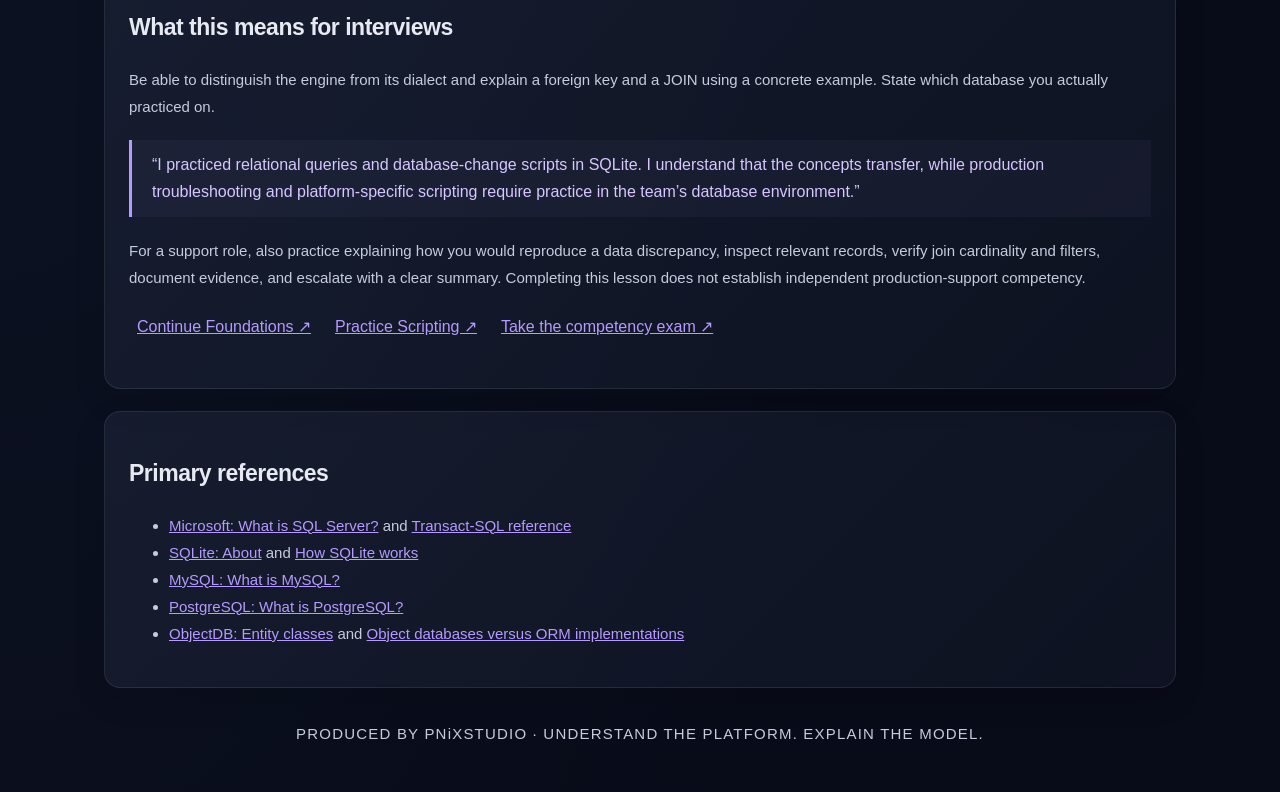
<file: site/sql/platforms/index.html>
<!doctype html><html lang="en"><head><meta charset="UTF-8"><meta name="viewport" content="width=device-width,initial-scale=1"><meta name="description" content="Learn the difference between database platforms, SQL dialects, relational and object-oriented data models."><title>Database Platforms & Data Models | PNiXStudio</title><link rel="stylesheet" href="../style.css"><link rel="stylesheet" href="platforms.css"></head><body><a class="skip" href="#content">Skip to lesson</a><header><a class="brand" href="../"><span class="brandmark">P<span>✦</span></span><span>PNiX<span class="muted">Studio</span><small>LEARNING LAB</small></span></a><span class="header-course">Foundations companion lesson</span><a href="../">Back to Foundations ↗</a></header><div class="course-switch" aria-label="SQL courses"><a href="../">01 · SQL Foundations</a><a href="../scripting/">02 · SQL Scripting</a><a href="../exam/">03 · Competency Exam</a><a href="../interview/">04 · Interview Readiness →</a><a href="../assessment-prep/">05 · SQL Assessment Prep →</a></div><main id="content" class="primer" tabindex="-1"><div class="eyebrow">FOUNDATIONS · DATABASE PLATFORMS & DATA MODELS</div><h1>Same fundamentals.<br>Different engines.</h1><p class="subtitle">Separate the product, the language, the architecture, and the data model.</p><section class="glass"><h2>Four ideas that are easy to mix up</h2><div class="definitions"><div><h3>Database system</h3><p>The software that stores, processes, and manages data: SQL Server, SQLite, MySQL, or PostgreSQL.</p></div><div><h3>SQL dialect</h3><p>The language and extensions an engine accepts. Transact-SQL (T-SQL) is used to communicate with Microsoft SQL Server.</p></div><div><h3>Architecture</h3><p>Where the engine runs: embedded in the application or as a separate database service that clients connect to.</p></div><div><h3>Data model</h3><p>How information and relationships are represented: relational tables, persistent objects, or relational systems with object-related extensions.</p></div></div><p class="why"><strong>SQL Server is the product. T-SQL is a language.</strong> “Transact” does not limit T-SQL to transactions: a normal SELECT sent to SQL Server is T-SQL too. The names are SQLite, MySQL, and PostgreSQL (often shortened to Postgres).</p></section><section class="glass"><h2>Compare the platforms</h2><div class="table-wrap" tabindex="0" role="region" aria-label="Scrollable platform comparison"><table><thead><tr><th>Name</th><th>What it is</th><th>Usual architecture</th><th>What to remember</th></tr></thead><tbody><tr><td>Microsoft SQL Server</td><td>Microsoft database platform</td><td>Client/server</td><td>Uses T-SQL; includes administration and security capabilities.</td></tr><tr><td>Transact-SQL / T-SQL</td><td>SQL dialect, not a database engine</td><td>Runs on a supporting database platform</td><td>Includes SQL plus procedural features such as variables and error handling.</td></tr><tr><td>SQLite</td><td>Embedded relational database engine</td><td>Inside the application</td><td>No separate database-server service; can use a disk file or memory.</td></tr><tr><td>MySQL</td><td>Open-source relational database system, developed by Oracle</td><td>Typically client/server</td><td>A separate product with its own SQL dialect and administration tools.</td></tr><tr><td>PostgreSQL / Postgres</td><td>Open-source object-relational database system</td><td>Client/server</td><td>Relational tables and SQL, with extensible types, functions, and operators.</td></tr></tbody></table></div><p>A server is a running service, not necessarily a different physical computer. It can share a computer with an application. SQLite’s embedded design lets this course run an in-memory practice database directly in your browser.</p><p>These engines overlap in capabilities. Do not infer that MySQL cannot support complex queries, that SQLite is not a real database, or that PostgreSQL replaces tables with application objects.</p></section><section class="glass"><h2>One question, two SQL dialects</h2><p>Retrieve the three highest-paid employees, breaking salary ties by employee ID. Choose a platform to compare syntax.</p><div class="tools" role="group" aria-label="Choose a SQL dialect"><button id="sqlite" aria-pressed="true">SQLite</button><button id="sqlserver" aria-pressed="false">SQL Server / T-SQL</button><button id="mysql" aria-pressed="false">MySQL</button><button id="postgres" aria-pressed="false">PostgreSQL</button></div><div id="dialectOutput" aria-live="polite"><h3 id="dialectTitle">SQLite</h3><pre id="dialectCode">SELECT name, salary
FROM employees
ORDER BY salary DESC, id ASC
LIMIT 3;</pre><p id="dialectNote">LIMIT caps rows. This is the dialect executed by the course runner.</p></div><p class="why">These are comparison examples, not a multi-engine runner. SQL Server uses TOP (or OFFSET/FETCH for paging). The shared ideas—SELECT, filtering, joining, grouping, and ordering—transfer. Date functions, data types, generated keys, permissions, procedures, and error handling require platform-specific practice.</p></section><section class="glass"><h2>Relational versus object-oriented</h2><p>Consider an employee who belongs to a department. Choose a model to see how that relationship is represented.</p><div class="tools" role="group" aria-label="Choose a data model"><button id="relational" aria-pressed="true">Relational</button><button id="object" aria-pressed="false">Object-oriented</button><button id="hybrid" aria-pressed="false">Object-relational</button></div><div id="modelOutput" aria-live="polite"><h3 id="modelTitle">Rows, keys, and joins</h3><p id="modelText">An employees row contains department_id = 10. The departments table has a row with id = 10 and name = Engineering. The key value represents the relationship. A declared foreign key can enforce valid references; a JOIN retrieves the related information.</p><pre id="modelCode">SELECT e.name, d.name AS department
FROM employees e
JOIN departments d ON e.department_id = d.id;</pre></div><div class="table-wrap" tabindex="0" role="region" aria-label="Scrollable data model comparison"><table><thead><tr><th>Aspect</th><th>Relational</th><th>Object-oriented database</th></tr></thead><tbody><tr><td>Basic unit</td><td>Rows in tables</td><td>Persistent objects modeled from classes</td></tr><tr><td>Employee</td><td>An employees row</td><td>An Employee object</td></tr><tr><td>Department relationship</td><td>Key values such as department_id</td><td>References between objects</td></tr><tr><td>Access</td><td>Often SQL and joins</td><td>Object access and database-specific query APIs</td></tr><tr><td>Emphasis</td><td>Sets, keys, constraints, and relationships</td><td>Object identity, fields, and relationships</td></tr></tbody></table></div><p>Object-oriented programming and object-oriented databases are different choices. You can write an object-oriented application against a relational database.</p><p class="why"><strong>ORM means object-relational mapper.</strong> It maps application objects to relational tables. An Employee class saved through an ORM to SQL Server does not turn SQL Server into an object-oriented database.</p><p>PostgreSQL’s <strong>object-relational</strong> label means it retains relational tables and SQL while providing extensible types and functions. It does not mean arbitrary application objects are automatically stored unchanged. JSON support alone also does not determine whether a database is object-oriented.</p></section><section class="glass"><h2>What this means for interviews</h2><p>Be able to distinguish the engine from its dialect and explain a foreign key and a JOIN using a concrete example. State which database you actually practiced on.</p><blockquote>“I practiced relational queries and database-change scripts in SQLite. I understand that the concepts transfer, while production troubleshooting and platform-specific scripting require practice in the team’s database environment.”</blockquote><p>For a support role, also practice explaining how you would reproduce a data discrepancy, inspect relevant records, verify join cardinality and filters, document evidence, and escalate with a clear summary. Completing this lesson does not establish independent production-support competency.</p><div class="tools"><a href="../">Continue Foundations ↗</a><a href="../scripting/">Practice Scripting ↗</a><a href="../exam/">Take the competency exam ↗</a></div></section><section class="glass"><h2>Primary references</h2><ul><li><a href="https://learn.microsoft.com/en-us/sql/sql-server/what-is-sql-server">Microsoft: What is SQL Server?</a> and <a href="https://learn.microsoft.com/en-us/sql/t-sql/language-reference">Transact-SQL reference</a></li><li><a href="https://www.sqlite.org/about.html">SQLite: About</a> and <a href="https://www.sqlite.org/howitworks.html">How SQLite works</a></li><li><a href="https://dev.mysql.com/doc/refman/8.4/en/what-is-mysql.html">MySQL: What is MySQL?</a></li><li><a href="https://www.postgresql.org/docs/current/intro-whatis.html">PostgreSQL: What is PostgreSQL?</a></li><li><a href="https://www.objectdb.com/java/jpa/entity">ObjectDB: Entity classes</a> and <a href="https://www.objectdb.com/java/jpa/persistence">Object databases versus ORM implementations</a></li></ul></section><p class="credit">PRODUCED BY PNiXSTUDIO · UNDERSTAND THE PLATFORM. EXPLAIN THE MODEL.</p></main><script src="platforms.js"></script></body></html>
</file>
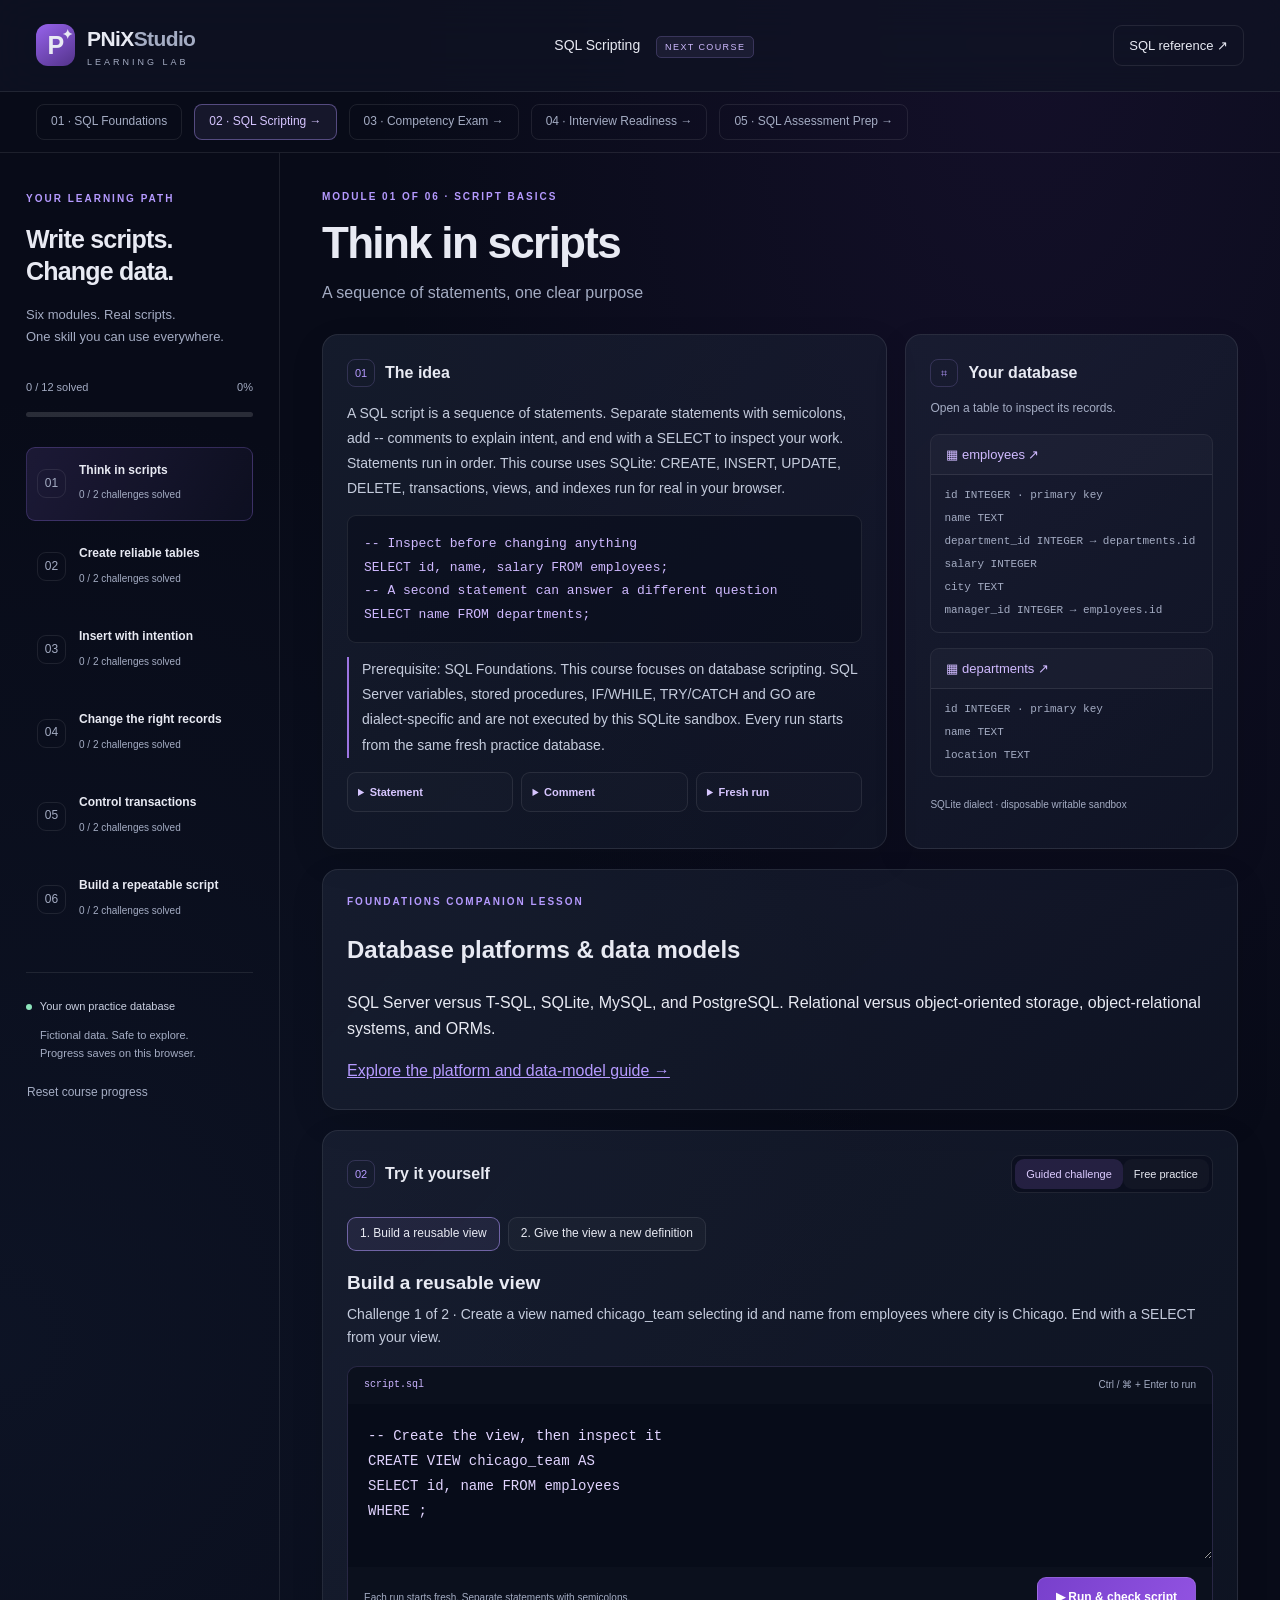
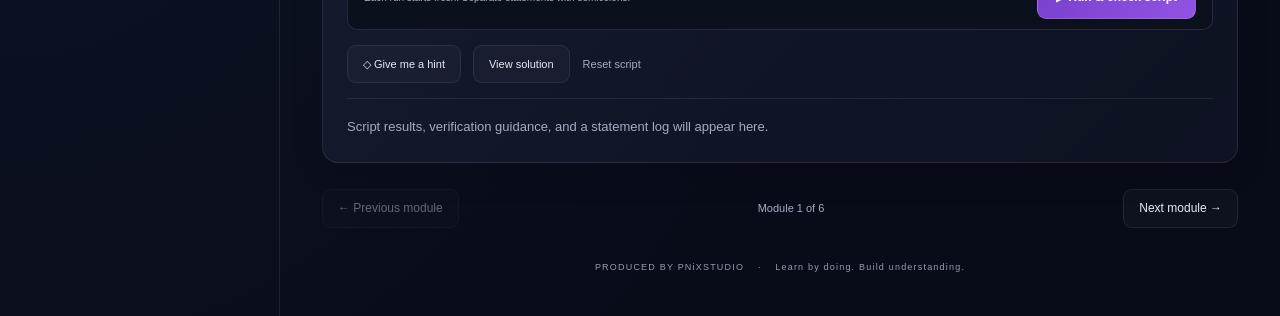
<file: site/sql/scripting/index.html>
<!doctype html><html lang="en"><head><meta charset="UTF-8"><meta name="viewport" content="width=device-width, initial-scale=1"><meta name="theme-color" content="#080b18"><meta name="description" content="Learn SQL scripting: DDL, data changes, transactions, and repeatable setup. Produced by PNiXStudio."><title>SQL Scripting | PNiXStudio</title><link rel="stylesheet" href="../style.css"></head><body><a class="skip" href="#lesson">Skip to lesson</a><header><a class="brand" href="./"><span class="brandmark">P<span>✦</span></span><span>PNiX<span class="muted">Studio</span><small>LEARNING LAB</small></span></a><span class="header-course">SQL Scripting <span class="pill">NEXT COURSE</span></span><button id="referenceBtn" class="quiet">SQL reference ↗</button></header><div class="course-switch" aria-label="SQL courses"><a href="../" >01 · SQL Foundations</a><a href="../scripting/" aria-current="page">02 · SQL Scripting →</a><a href="../exam/">03 · Competency Exam →</a><a href="../interview/">04 · Interview Readiness →</a><a href="../assessment-prep/">05 · SQL Assessment Prep →</a></div><div class="layout"><aside><div class="course-label">YOUR LEARNING PATH</div><h2>Write scripts.<br>Change data.</h2><p class="muted intro">Six modules. Real scripts.<br>One skill you can use everywhere.</p><div class="progress-label"><span id="progressText">0 / 12 solved</span><span id="percentage">0%</span></div><progress id="progress" value="0" max="12" aria-label="Challenges solved"></progress><nav id="modules" aria-label="Course modules"></nav><div class="aside-note"><span class="status-dot"></span> Your own practice database<p>Fictional data. Safe to explore.<br>Progress saves on this browser.</p></div><button id="resetCourse" class="text-btn">Reset course progress</button></aside><main id="lesson" tabindex="-1"><div class="eyebrow" id="moduleLabel"></div><h1 id="title"></h1><p class="subtitle" id="subtitle"></p><div class="lesson-grid"><section class="glass concept"><div class="section-heading"><span class="icon">01</span><h2>The idea</h2></div><p id="concept"></p><pre id="example"></pre><p class="why" id="why"></p><div id="cards" class="cards"></div></section><section class="glass schema"><div class="section-heading"><span class="icon">⌗</span><h2>Your database</h2></div><p class="muted">Open a table to inspect its records.</p><div id="schema"></div><p class="dialect">SQLite dialect · disposable writable sandbox</p></section></div><section id="platformPrimer" class="glass" style="margin-top:20px"><div class="eyebrow">FOUNDATIONS COMPANION LESSON</div><h2>Database platforms &amp; data models</h2><p>SQL Server versus T-SQL, SQLite, MySQL, and PostgreSQL. Relational versus object-oriented storage, object-relational systems, and ORMs.</p><a href="../platforms/">Explore the platform and data-model guide →</a></section><section class="glass practice"><div class="practice-top"><div class="section-heading"><span class="icon">02</span><h2>Try it yourself</h2></div><div class="segmented" role="group" aria-label="Practice mode"><button id="guided" aria-pressed="true">Guided challenge</button><button id="playground" aria-pressed="false">Free practice</button></div></div><div id="exerciseTabs" class="exercise-tabs"></div><h3 id="exerciseTitle"></h3><p id="task"></p><div class="editor-shell"><div class="editor-bar"><label for="query">script.sql</label><span>Ctrl / ⌘ + Enter to run</span></div><textarea id="query" spellcheck="false" autocapitalize="off" autocomplete="off" aria-describedby="editorHelp"></textarea><div class="editor-footer"><span id="editorHelp">Each run starts fresh. Separate statements with semicolons.</span><button class="primary" id="run">▶ Run & check</button></div></div><div class="tools"><button id="hint">◇ Give me a hint</button><button id="solution">View solution</button><button id="resetQuery" class="text-btn">Reset script</button></div><div id="hintBox" class="notice" hidden></div><div id="solutionBox" class="notice" hidden><strong>One possible solution</strong><pre id="solutionCode"></pre><p>Try writing it yourself, then run it to complete this challenge.</p></div><div id="feedback" role="status" aria-live="polite" class="feedback">Script results and guidance will appear here.</div><div id="results"></div></section><div id="completion" class="glass completion" hidden><h2>You can script database changes.</h2><p>You solved all twelve scripting challenges. Revisit a module or experiment in Free practice.</p></div><footer><button id="prev">← Previous module</button><span id="footerPosition"></span><button id="next">Next module →</button></footer><p class="credit">PRODUCED BY PNiXSTUDIO <span>·</span> Learn by doing. Build understanding.</p></main></div><dialog id="reference"><div class="dialog-head"><h2>SQL scripting field guide</h2><button id="closeReference" aria-label="Close reference">✕</button></div><p>Use semicolons between statements. Each run begins with fresh fictional data. Writes within a run are visible to later statements in that same run.</p><pre>-- Rehearse a targeted update
BEGIN;
UPDATE employees SET salary = salary + 1000
WHERE department_id = 1;
SELECT id, name, salary FROM employees;
ROLLBACK;</pre><p><strong>CREATE TABLE:</strong> define columns and constraints.<br><strong>INSERT INTO … VALUES:</strong> add rows.<br><strong>INSERT INTO … SELECT:</strong> copy query results.<br><strong>UPDATE … SET … WHERE:</strong> change selected rows.<br><strong>DELETE FROM … WHERE:</strong> remove selected rows.<br><strong>BEGIN / COMMIT / ROLLBACK:</strong> control transactions.<br><strong>CREATE VIEW:</strong> store a query.<br><strong>CREATE INDEX:</strong> create an access structure.</p><p>Without WHERE, UPDATE and DELETE affect every row. Inspect targets first. Always close a transaction. A failed statement in production does not necessarily undo earlier writes; this runner discards the sandbox after an error.</p><p>SQLite dialect. SQL Server DECLARE, procedures, IF/WHILE, TRY/CATCH and GO are outside this course. Progress saves locally and does not sync between devices.</p><a href="https://www.sqlite.org/lang.html" target="_blank" rel="noopener">SQLite language documentation ↗</a></dialog><script type="module" src="app.js"></script></body></html>
</file>
<file: site/sql/style.css>
:root{color-scheme:dark;--bg:#080b18;--text:#e8eaf3;--muted:#a4acc3;--purple:#b59aff;--line:#ffffff16;--green:#8de4bb}*{box-sizing:border-box}body{margin:0;background:radial-gradient(ellipse at 80% 0%,#46237230,transparent 45%),radial-gradient(ellipse at 0% 70%,#23375b30,transparent 50%),var(--bg);color:var(--text);font:16px/1.65 Inter,"Segoe UI",Arial,sans-serif}button,a,textarea,summary{-webkit-tap-highlight-color:transparent}button{font:inherit;cursor:pointer;color:inherit;background:#ffffff07;border:1px solid var(--line);border-radius:9px;padding:9px 15px;transition:background .15s,border-color .15s}button:hover{background:#ffffff12;border-color:#b59aff70}button:disabled{opacity:.4;cursor:default}button:focus-visible,a:focus-visible,summary:focus-visible,textarea:focus-visible{outline:3px solid var(--purple);outline-offset:3px}a{color:var(--purple)}header{min-height:92px;display:flex;align-items:center;justify-content:space-between;gap:20px;padding:15px 36px;border-bottom:1px solid var(--line);background:#0f1424bb;backdrop-filter:blur(20px)}.brand{display:flex;gap:12px;align-items:center;color:var(--text);text-decoration:none;font-size:21px;letter-spacing:-.6px;font-weight:650}.brandmark{width:39px;height:42px;background:linear-gradient(145deg,#9763ec,#53338a);border-radius:12px;display:grid;place-items:center;position:relative;font-size:25px}.brandmark span{position:absolute;font-size:13px;right:3px;top:0}.brand small{display:block;font:9px/1.3 sans-serif;letter-spacing:3px;color:var(--muted)}.muted{color:var(--muted)}.header-course{font-size:14px}.pill{font-size:9px;letter-spacing:1.4px;background:#b59aff13;border:1px solid #b59aff33;border-radius:5px;padding:5px 8px;margin-left:12px;color:#cebaff}.quiet{background:transparent;font-size:13px}.layout{max-width:1600px;margin:auto;display:grid;grid-template-columns:280px minmax(0,1fr)}aside{padding:38px 26px;border-right:1px solid var(--line)}.course-label,.eyebrow{font-size:10px;font-weight:700;letter-spacing:2px;color:var(--purple)}aside h2{font-size:25px;line-height:1.25;font-weight:550;letter-spacing:-.8px;margin:17px 0}.intro{font-size:13px;line-height:1.7}.progress-label{display:flex;justify-content:space-between;font-size:11px;color:var(--muted);margin-top:30px}progress{width:100%;height:5px;appearance:none;border:0;border-radius:10px;background:#ffffff12}progress::-webkit-progress-bar{background:#ffffff12;border-radius:10px}progress::-webkit-progress-value{background:var(--purple);border-radius:10px}progress::-moz-progress-bar{background:var(--purple)}nav{display:grid;gap:9px;margin-top:24px}nav button{display:flex;gap:13px;text-align:left;padding:13px 10px;background:transparent;border-color:transparent}nav button[aria-current]{background:linear-gradient(120deg,#a47bff20,#a47bff09);border-color:#a47bff40}.module-number{align-self:center;width:29px;height:29px;flex-shrink:0;border:1px solid var(--line);border-radius:9px;display:grid;place-items:center;color:var(--muted);font-size:12px}nav strong{display:block;font-size:12px;font-weight:550}nav small{font-size:10px;color:var(--muted)}.aside-note{font-size:11px;margin-top:35px;color:#c9cfe0;border-top:1px solid var(--line);padding-top:24px}.aside-note p{color:var(--muted);padding-left:14px}.status-dot{display:inline-block;height:6px;width:6px;background:var(--green);border-radius:50%;margin-right:5px}.text-btn{background:transparent;border-color:transparent;font-size:12px;color:var(--muted);padding-left:0}main{padding:36px 42px;min-width:0}h1{font-size:clamp(30px,3.5vw,44px);letter-spacing:-1.7px;line-height:1.16;font-weight:550;margin:12px 0}.subtitle{margin:10px 0 27px;color:var(--muted);font-size:16px}.lesson-grid{display:grid;grid-template-columns:minmax(0,1.7fr) minmax(240px,1fr);gap:18px}.glass{background:linear-gradient(135deg,#20283c8a,#141b2c80);border:1px solid var(--line);border-radius:16px;box-shadow:0 12px 35px #00000019;padding:24px;min-width:0}.section-heading{display:flex;align-items:center;gap:10px}.section-heading h2{font-size:16px;font-weight:550;margin:0}.icon{font-size:11px;color:var(--purple);width:28px;height:28px;border:1px solid #b59aff30;border-radius:8px;display:grid;place-items:center}.concept>p{font-size:14px;line-height:1.8;color:#c5ccdd}pre{font:13px/1.8 "Cascadia Code",Consolas,monospace;white-space:pre-wrap;overflow-wrap:anywhere;background:#060b1880;border:1px solid var(--line);border-radius:9px;padding:16px;color:#cfb9ff}.why{border-left:2px solid #9c74e2;padding-left:13px}.cards{display:grid;grid-template-columns:repeat(3,minmax(0,1fr));gap:8px}.cards details{background:#ffffff04;border:1px solid var(--line);border-radius:9px;padding:10px}.cards summary{cursor:pointer;color:#d7c6ff;font-size:11px;font-weight:600}.cards p{font-size:12px;color:var(--muted);line-height:1.6;margin-bottom:0}.schema>p{font-size:12px}.table-schema{margin-top:15px;border:1px solid var(--line);border-radius:9px;overflow:hidden}.table-schema button{width:100%;text-align:left;border:0;border-bottom:1px solid var(--line);border-radius:0;font-size:13px;color:#d0baff}.table-schema ul{list-style:none;margin:0;padding:9px 13px}.table-schema li{font:11px/2.1 Consolas,monospace;color:var(--muted);overflow-wrap:anywhere}.dialect{color:var(--muted);font-size:10px!important;margin-top:20px}.practice{margin-top:20px}.practice-top{display:flex;justify-content:space-between;gap:15px;align-items:center}.segmented{display:flex;background:#05091770;border:1px solid var(--line);padding:3px;border-radius:9px}.segmented button{font-size:11px;padding:6px 11px;border:0}.segmented button[aria-pressed=true]{background:#9c74e22c;color:#dccbff}.exercise-tabs{display:flex;gap:8px;margin:24px 0 16px}.exercise-tabs button{font-size:12px;padding:6px 12px}.exercise-tabs button[aria-pressed=true]{border-color:#b59aff88;background:#b59aff15}h3{font-size:19px;font-weight:550;margin:12px 0 5px}#task{font-size:14px;color:#c5ccdd;margin:0 0 17px}.editor-shell{border:1px solid #b59aff30;border-radius:10px;overflow:hidden;background:#070c19}.editor-bar,.editor-footer{display:flex;align-items:center;justify-content:space-between;padding:10px 16px;gap:15px;background:#ffffff04;font-size:10px;color:var(--muted)}.editor-bar label{font-family:monospace;color:#ccb5ff}textarea{resize:vertical;width:100%;min-height:155px;border:0;padding:20px;background:transparent;color:#e1d4ff;font:14px/1.8 Consolas,monospace;tab-size:2}textarea:focus-visible{outline-offset:-3px}.primary{background:linear-gradient(120deg,#7840cc,#9253e2);font-size:12px;white-space:nowrap;color:white;border-color:#ffffff25;font-weight:600;padding:10px 18px}.primary:hover{background:#8752d1}.tools{display:flex;gap:12px;align-items:center;margin:15px 0;flex-wrap:wrap}.tools button{font-size:11px}.feedback{border-top:1px solid var(--line);padding:17px 0 0;color:var(--muted);font-size:13px}.feedback.success{color:var(--green)}.feedback.error{color:#ffc0bc}.notice{background:#b59aff10;border:1px solid #b59aff33;border-radius:9px;padding:15px;font-size:13px;margin:15px 0}.notice p{color:var(--muted)}.result-head{display:flex;justify-content:space-between;align-items:center;font-size:12px;margin:20px 0 9px}.table-wrap{overflow:auto;max-height:350px;border:1px solid var(--line);border-radius:9px}table{width:100%;border-collapse:collapse;font-size:12px;text-align:left}th{background:#20273e;position:sticky;top:0;color:#d4bfff;font-weight:550}th,td{padding:9px 14px;border-bottom:1px solid var(--line);white-space:nowrap}td.null{font-style:italic;color:#959db5}footer{display:flex;align-items:center;justify-content:space-between;margin:26px 0}footer button{font-size:12px}footer span{font-size:11px;color:var(--muted)}.credit{text-align:center;font-size:9px;letter-spacing:1.2px;color:#969db0;margin:32px 0 5px}.credit span{padding:0 10px}dialog{max-width:620px;width:calc(100% - 30px);background:#131a2e;color:var(--text);border:1px solid #b59aff55;border-radius:16px;padding:28px;font-size:14px;max-height:85vh}dialog::backdrop{background:#000a;backdrop-filter:blur(6px)}.dialog-head{display:flex;justify-content:space-between;align-items:center}.dialog-head h2{font-weight:550}.skip{position:absolute;left:10px;top:-80px;z-index:3;padding:10px;background:#151b2e}.skip:focus{top:5px}.completion{margin-top:20px;border-color:#8de4bb70}.completion h2{color:var(--green)}[hidden]{display:none!important}@media(min-width:1600px){main{padding:45px 60px}}@media(max-width:1100px){.layout{grid-template-columns:235px minmax(0,1fr)}aside{padding:30px 17px}main{padding:30px 24px}.lesson-grid{grid-template-columns:1fr}.schema{display:block}.cards p{font-size:12px}}@media(max-width:740px){header{padding:15px 18px;min-height:76px}.brand{font-size:18px}.header-course{display:none}.layout{display:block}aside{border-right:0;border-bottom:1px solid var(--line);padding:20px}aside h2,.intro,.aside-note,.course-label,aside>.text-btn{display:none}nav{display:flex;overflow:auto;margin-top:14px;gap:6px}nav button{min-width:155px;padding:8px}.progress-label{margin-top:0}.module-number{width:23px;height:23px}.layout main{padding:26px 16px}.glass{padding:19px}.practice-top{align-items:flex-start;flex-direction:column}.editor-footer{align-items:flex-start}.editor-footer span{max-width:160px}.editor-bar span{display:none}.cards{grid-template-columns:1fr}.cards summary{font-size:13px}footer span{display:none}h1{font-size:33px}.credit{line-height:2}.schema{display:block}}@media(prefers-reduced-motion:reduce){*{transition:none!important;scroll-behavior:auto!important}}

.course-switch{max-width:1600px;margin:auto;padding:12px 36px;display:flex;gap:12px;flex-wrap:wrap;border-bottom:1px solid var(--line)}.course-switch a{font-size:12px;text-decoration:none;border:1px solid var(--line);border-radius:8px;padding:7px 14px;color:var(--muted)}.course-switch a[aria-current]{border-color:#b59aff66;color:#d6c5ff;background:#b59aff15}@media(max-width:740px){.course-switch{padding:12px 16px}.exercise-tabs{flex-wrap:wrap}.course-switch a{font-size:11px}.editor-footer{flex-wrap:wrap}}
</file>
<file: site/sql/assessment-prep/prep.css>
.prep{max-width:1120px;margin:auto;padding:40px 24px 80px}.prep h1{font-size:clamp(2.6rem,7vw,5rem);line-height:1.05;margin:16px 0 24px}.glass{padding:28px;margin:24px 0;border-radius:24px}.prep h2{margin-top:0}.prep h3{margin-top:16px}.subtitle{font-size:1.2rem}.prep label{display:block;margin:18px 0 8px;font-weight:600}.prep input:not([type=checkbox]):not([type=file]),.prep select,.prep textarea{width:100%;box-sizing:border-box;background:#101b2e;color:#edf3fc;border:1px solid #71849c;border-radius:10px;padding:12px;font:inherit}.prep textarea{resize:vertical;min-height:140px}.prep textarea.sql{font:14px/1.6 ui-monospace,SFMono-Regular,Consolas,monospace;min-height:190px;tab-size:2}.prep .writing{line-height:1.6}.prep button,.part-nav a{min-height:44px}.prep button{margin:10px 6px 10px 0}.prep button:disabled{opacity:.55;cursor:not-allowed}.prep textarea:disabled{opacity:1;color:#c5d4e7}.prep pre{white-space:pre-wrap;overflow-wrap:anywhere;background:#0a1425;padding:16px;border-radius:12px;line-height:1.6}.prep .check{display:flex;align-items:flex-start;gap:12px;font-weight:400}.check input{margin-top:5px;min-width:20px;min-height:20px}.part-nav{display:flex;gap:12px;flex-wrap:wrap;position:sticky;top:0;z-index:3;background:#0b1426;padding:12px;border-radius:12px}.part-nav a{padding:12px;box-sizing:border-box}.question{border-top:1px solid #52617a;padding:20px 0 30px;scroll-margin-top:100px}.attempt-strip{display:flex;flex-wrap:wrap;gap:12px 24px;align-items:center}.attempt-strip p{margin:0}.attempt-strip #status{font-weight:700;font-size:1.1rem}.attempt-strip #storage{flex-basis:100%;font-size:.9rem}.execution{overflow-wrap:anywhere}.table-wrap{max-width:100%;overflow-x:auto}.prep table{width:100%;border-collapse:collapse;margin:16px 0}.prep th,.prep td{text-align:left;padding:10px;border-bottom:1px solid #52617a;white-space:nowrap}.prep summary{cursor:pointer;min-height:44px;display:list-item;padding:8px;box-sizing:border-box}.prep :focus-visible{outline:3px solid #70e5d8;outline-offset:4px}.mark-row{display:grid;grid-template-columns:minmax(0,1fr) 110px;gap:8px 20px;padding:12px 0;border-bottom:1px solid #52617a}.mark-row label{margin:0}.mark-row .comment{grid-column:1/-1}.mark-row .comment input{font-size:.9rem}.prep fieldset{border:1px solid #71849c;border-radius:12px;margin:24px 0;padding:16px}.prep [hidden]{display:none!important}.error{color:#ffb6b6}.success{color:#8fe5c8}.credit{margin-top:40px;text-align:center;font-size:.8rem}#clock{font-variant-numeric:tabular-nums}#timing{display:block;font-size:.9rem}section[id]{scroll-margin-top:100px}@media(max-width:600px){.prep{padding:24px 12px 60px}.glass{padding:18px 14px}.part-nav{position:static;gap:4px}.mark-row{grid-template-columns:minmax(0,1fr) 80px}.prep pre{padding:10px;font-size:12px}.prep button{width:100%;margin-right:0}.prep h2{font-size:1.4rem}}
</file>
<file: site/sql/exam/exam.css>
.exam-main{max-width:1160px;margin:auto;padding:40px 24px}.exam-main h1{margin-top:14px}.exam-main #welcome{max-width:880px;margin:10px auto;padding:36px}.exam-main #welcome>p,.exam-main li{color:#c5ccdd;font-size:15px}.exam-main li{margin-bottom:10px}.exam-stats{display:flex;gap:15px;flex-wrap:wrap;margin:25px 0}.exam-stats>div{border:1px solid var(--line);border-radius:12px;padding:16px 24px;min-width:140px;flex:1}.exam-stats strong{display:block;font-size:29px;font-weight:550;color:#d4bfff}.exam-stats span{font-size:12px;color:var(--muted)}.exam-toolbar{display:flex;align-items:center;justify-content:space-between;gap:20px}.exam-grid{display:grid;grid-template-columns:245px minmax(0,1fr);gap:20px}.question-nav{padding:18px}.question-nav>p{font-size:11px}.question-nav nav{gap:4px;margin:12px 0 20px}.question-nav nav button{font-size:11px;padding:8px;line-height:1.5;display:block}.question-nav nav button[aria-current]{border-color:#b59aff77}.question-nav #saveExit{font-size:12px;width:100%}.question-panel h2{font-size:25px;letter-spacing:-.5px;font-weight:550;line-height:1.3}.question-panel>p{color:#c5ccdd;font-size:15px}.editor-label{display:block;margin:20px 0 8px;color:#cdbaff;font-size:13px}#examQuery{min-height:240px}.schema-help{margin-top:16px;font-size:12px}.schema-help summary{cursor:pointer;color:var(--purple)}.option{display:flex;gap:12px;align-items:flex-start;padding:15px;border:1px solid var(--line);border-radius:10px;margin:10px 0;font-size:14px;cursor:pointer}.option:has(input:checked){border-color:#b59aff99;background:#b59aff12}.option input{margin-top:6px;accent-color:#ad84f8}.option:focus-within{outline:2px solid var(--purple)}.review-item{border-top:1px solid var(--line);padding:17px 0}.review-item summary{cursor:pointer;font-size:14px}.review-item p{font-size:13px;color:#c5ccdd}.review-item .correct{color:var(--green)}.review-item .incorrect{color:#ffc0bc}.review-item pre{font-size:12px}#storageStatus{font-size:12px}.question-panel footer{gap:10px}.question-panel footer button{font-size:11px}.question-panel footer span{font-size:11px}#answered{font-size:13px}#report{padding:30px}#report h1{color:#d4bfff}.exam-main dialog{max-width:540px}#previewStatus.error{color:#ffc0bc}@media(max-width:740px){.exam-main{padding:24px 14px}.exam-main #welcome{padding:23px}.exam-grid{display:flex;flex-direction:column}.question-nav nav{display:flex;flex-wrap:wrap;overflow:visible}.question-nav nav button{min-width:0;width:calc(25% - 4px);padding:7px;font-size:11px}.question-nav nav button .q-title{display:none}.question-nav nav{gap:4px}.exam-toolbar{align-items:flex-start}.exam-toolbar h1{font-size:29px}.exam-stats>div{min-width:90px;padding:12px}.exam-stats strong{font-size:24px}.exam-stats{gap:8px}.question-panel{padding:18px}.question-panel footer span{display:block}.exam-toolbar button{font-size:11px}.exam-main #report{padding:22px}}
</file>
<file: site/sql/interview/interview.css>
.readiness{max-width:1160px;margin:auto;padding:38px 24px}.readiness h1{max-width:800px}.readiness h2{font-size:25px;font-weight:550;line-height:1.3}.readiness p,.readiness li{font-size:14px;color:#c5ccdd}.readiness .scope{max-width:1000px;font-size:12px;border-left:2px solid var(--purple);padding-left:14px}.readiness-stats{display:flex;gap:14px;margin:24px 0}.readiness-stats>div{flex:1;border:1px solid var(--line);border-radius:12px;padding:17px 20px;background:#ffffff04}.readiness-stats strong{display:block;color:#d7c5ff;font-size:28px;font-weight:550}.readiness-stats span{font-size:11px;color:var(--muted)}.area-tabs{display:flex;gap:8px;flex-wrap:wrap;margin:26px 0 18px}.area-tabs button{font-size:12px;flex:1}.area-tabs button[aria-selected=true],.readiness button[aria-pressed=true]{border-color:#b59aff88;background:#b59aff22;color:#dfd0ff}.field-label{display:block;font-size:13px;color:#dbcaff;margin:20px 0 7px}.writing{border:1px solid var(--line);border-radius:10px;background:#080d1b;min-height:145px;font-family:inherit;font-size:14px;line-height:1.7;color:#e1e4ee;padding:15px}#sql{min-height:220px}.readiness .ticket{border-left:3px solid var(--purple);background:#b59aff0b;padding:15px;font-size:15px;color:#ddd4ef}.readiness .notice summary,.schema-help summary{cursor:pointer;color:#ccb5ff;font-size:13px}.readiness pre{font-size:12px}.task-tabs{display:flex;gap:9px;flex-wrap:wrap;margin:22px 0 12px}.task-tabs button{font-size:12px}.lab{margin:24px 0;border-top:1px solid var(--line);border-bottom:1px solid var(--line);padding:6px 0 24px}.lab>p{font-size:14px}.lab .schema-help{margin:17px 0}.readiness .tools{gap:8px}.readiness .tools button{font-size:12px}.support-field{border-top:1px solid var(--line);padding:13px 0 24px}.support-field h3{font-size:18px}.support-field fieldset{border:1px solid var(--line);border-radius:9px;padding:12px;margin-top:15px}.support-field legend{font-size:12px;color:var(--purple)}.rating-row{display:grid;grid-template-columns:minmax(0,1fr) 150px;gap:15px;align-items:center;margin:12px 0}.rating-row label{font-size:12px;line-height:1.6}.rating-row select{font:inherit;font-size:12px;background:#10172b;color:var(--text);padding:10px;border:1px solid #b59aff55;border-radius:8px;width:100%}.rating-row select:focus-visible{outline:3px solid var(--purple)}.finance-concepts{display:grid;grid-template-columns:repeat(2,minmax(0,1fr));gap:12px}.finance-concepts>div{border:1px solid var(--line);border-radius:10px;padding:14px}.finance-concepts h3{font-size:16px;color:#cdbaff}.self-rubric{border:1px solid var(--line);border-radius:10px;margin:22px 0;padding:14px}.self-rubric legend{font-size:11px;color:var(--muted)}.readiness-next{margin-top:24px}#saved{font-size:11px}#timerDisplay{font:20px Consolas,monospace;color:var(--purple)}#timerStatus{min-height:22px}.readiness .feedback.success{color:var(--green)}.readiness .feedback.error{color:#ffc0bc}.readiness .table-wrap{margin-top:12px}.readiness .notice.success{border-color:#8de4bb70}@media(max-width:740px){.readiness{padding:24px 15px}.readiness-stats{gap:7px}.readiness-stats>div{padding:12px}.readiness-stats strong{font-size:23px}.area-tabs button{flex-basis:45%;padding:10px}.finance-concepts{grid-template-columns:1fr}.rating-row{grid-template-columns:1fr}.readiness .glass{padding:19px}.readiness .tools{align-items:flex-start}.readiness h1{font-size:32px}}
</file>
<file: site/sql/platforms/platforms.css>
.primer{max-width:1120px;margin:auto;padding:40px 24px}.primer .glass{margin-top:22px}.primer h2{font-size:23px;font-weight:550;letter-spacing:-.5px}.primer p,.primer li{font-size:15px;color:#c5ccdd;line-height:1.8}.primer .definitions{display:grid;grid-template-columns:repeat(2,minmax(0,1fr));gap:18px}.primer .definitions>div{background:#ffffff04;padding:16px;border:1px solid var(--line);border-radius:12px}.primer h3{color:#d0baff}.primer table{min-width:700px}.primer th,.primer td{white-space:normal;vertical-align:top;font-size:13px}.primer td{min-width:150px}.primer pre{font-size:14px}.primer blockquote{border-left:3px solid var(--purple);margin:20px 0;padding:12px 20px;background:#b59aff0b;color:#d7c6ff}.primer button[aria-pressed=true]{border-color:#b59aff88;background:#b59aff20}.primer .tools{gap:8px}.primer .tools a{padding:8px}@media(max-width:740px){.primer{padding:24px 16px}.primer .definitions{grid-template-columns:1fr}.primer .glass{padding:20px}.primer h1{font-size:32px}}
</file>
